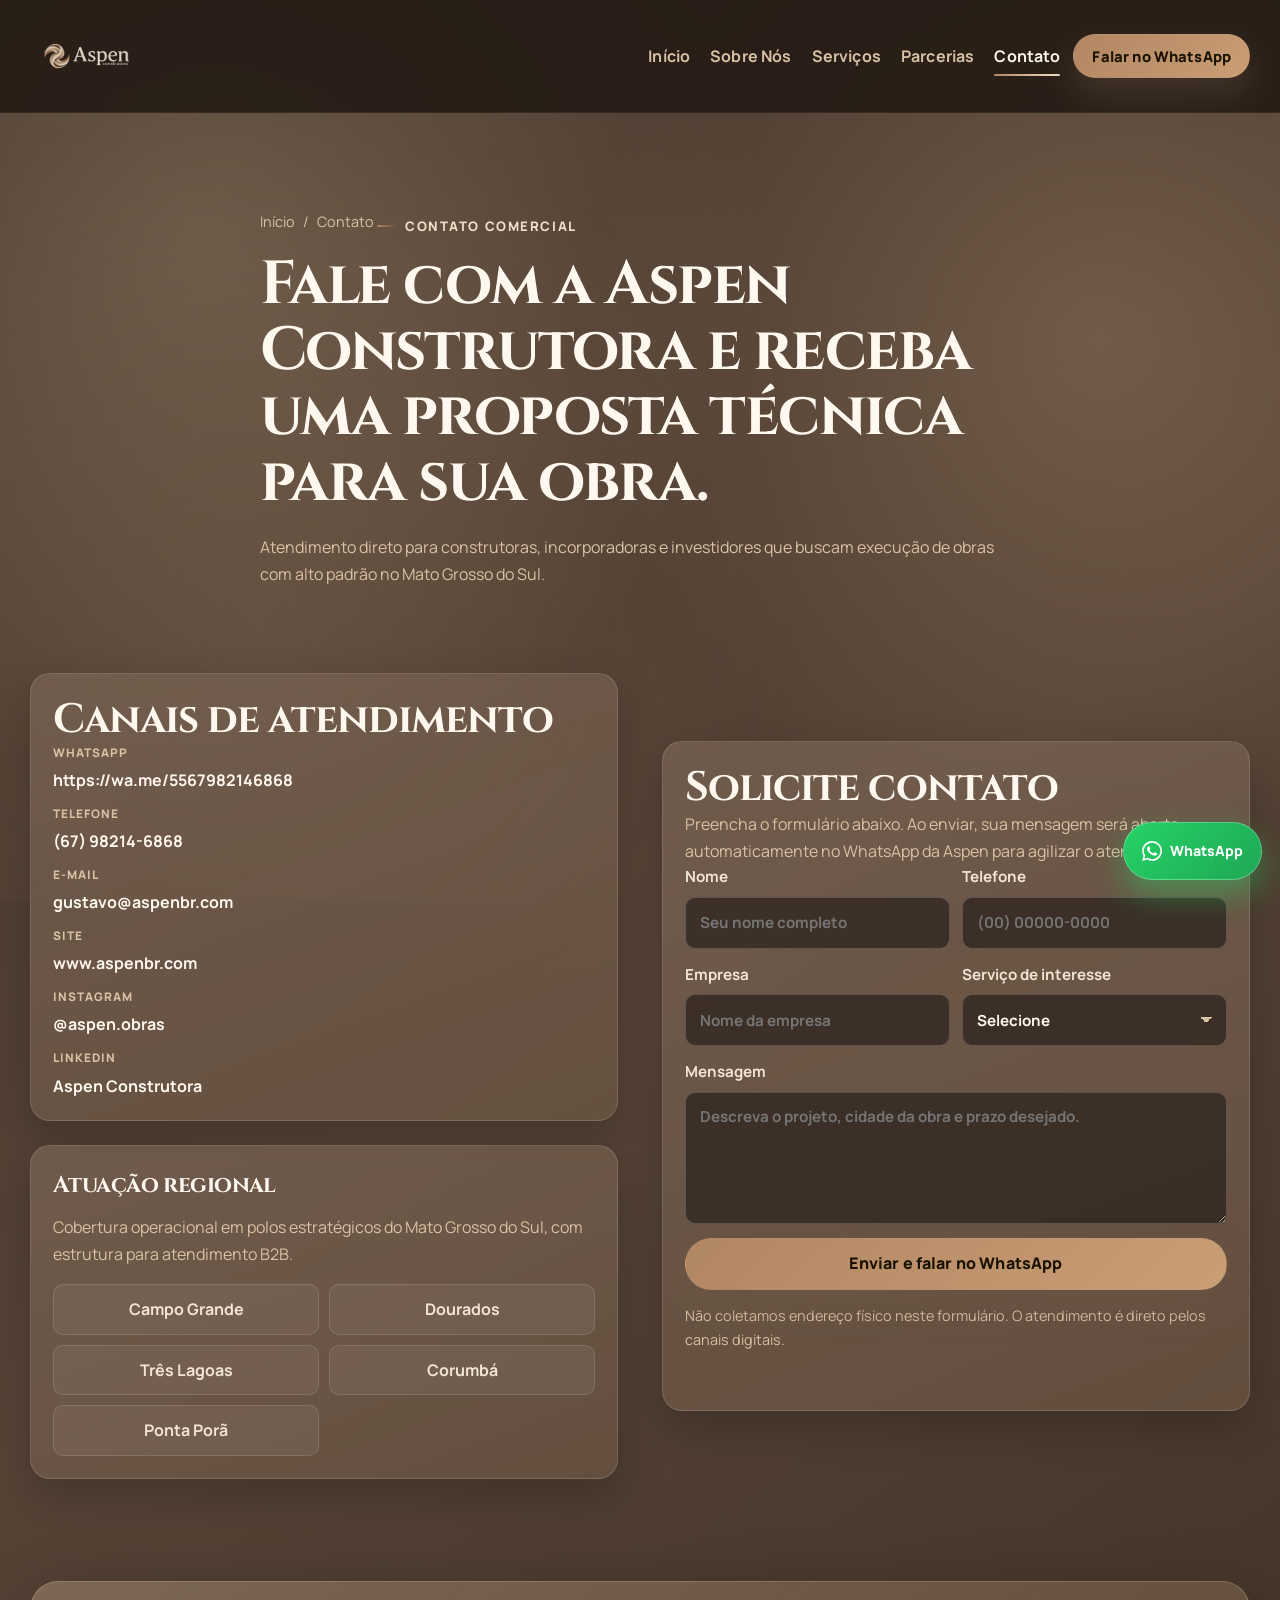
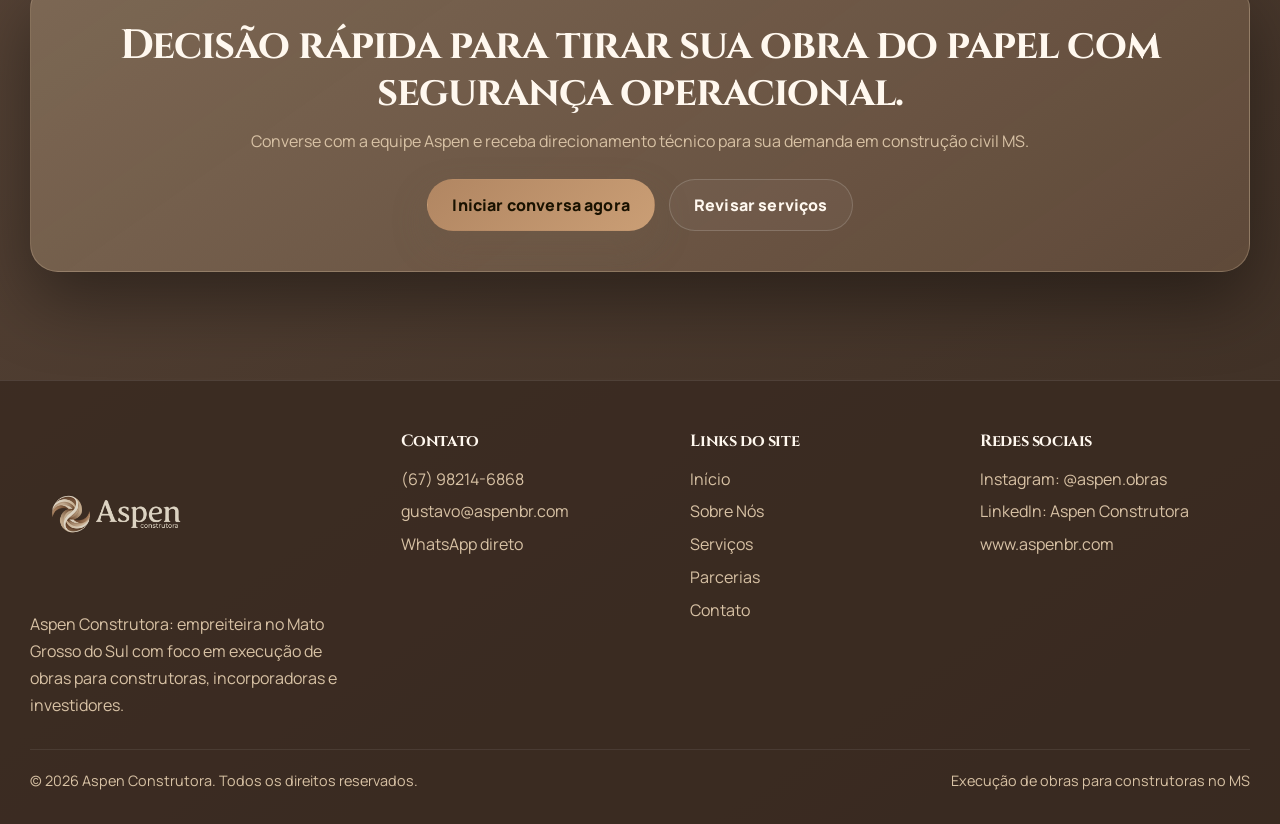
<file: contato.html>
﻿<!DOCTYPE html>
<html lang="pt-BR">
<head>
  <meta charset="UTF-8">
  <meta name="viewport" content="width=device-width, initial-scale=1.0">
  <title>Contato Aspen Construtora | Solicite Proposta de Obra</title>
  <meta name="description" content="Entre em contato com a Aspen Construtora para empreita e execução de obras no Mato Grosso do Sul. Atendimento B2B via WhatsApp, telefone, e-mail e formulário.">
  <meta name="keywords" content="contato empreiteira MS, proposta execução de obras Mato Grosso do Sul, construção civil Campo Grande">
  <meta name="robots" content="index, follow">
  <meta name="theme-color" content="#8a6a5a">
  <meta property="og:title" content="Contato | Aspen Construtora">
  <meta property="og:description" content="Fale com a Aspen para propostas de execução de obras, mão de obra especializada e parcerias para construtoras.">
  <meta property="og:type" content="website">
  <meta property="og:url" content="https://www.aspenbr.com/contato.html">
  <link rel="canonical" href="https://www.aspenbr.com/contato.html">
  <link rel="icon" type="image/png" href="assets/icons/favicon.png">
  <link rel="preconnect" href="https://fonts.googleapis.com">
  <link rel="preconnect" href="https://fonts.gstatic.com" crossorigin>
  <link href="https://fonts.googleapis.com/css2?family=Cinzel:wght@500;600;700;800&family=Manrope:wght@400;500;600;700;800&display=swap" rel="stylesheet">
  <link rel="stylesheet" href="styles.css">
  <script type="application/ld+json">
    {
      "@context": "https://schema.org",
      "@type": "ContactPage",
      "name": "Contato Aspen Construtora",
      "url": "https://www.aspenbr.com/contato.html",
      "mainEntity": {
        "@type": "ConstructionCompany",
        "name": "Aspen Construtora",
        "telephone": "+55-67-98214-6868",
        "email": "gustavo@aspenbr.com"
      }
    }
  </script>
</head>
<body>
  <header class="site-header">
    <div class="container header-inner">
      <a class="brand" href="index.html" aria-label="Aspen Construtora">
        <img src="assets/images/logo-horizontal.png" alt="Logo Aspen Construtora">
      </a>
      <button class="nav-toggle" type="button" aria-label="Abrir menu" aria-expanded="false">
        <span></span>
        <span></span>
        <span></span>
      </button>
      <nav class="main-nav" aria-label="Menu principal">
        <a href="index.html">Início</a>
        <a href="sobre.html">Sobre Nós</a>
        <a href="servicos.html">Serviços</a>
        <a href="parcerias.html">Parcerias</a>
        <a href="contato.html" class="active">Contato</a>
      </nav>
      <a class="btn btn-primary btn-sm header-cta js-whatsapp" href="https://wa.me/5567982146868" data-message="Olá Aspen! Quero solicitar atendimento comercial.">Falar no WhatsApp</a>
    </div>
  </header>

  <main>
    <section class="page-hero">
      <div class="container page-title reveal">
        <div class="breadcrumb"><a href="index.html">Início</a><span>/</span><span>Contato</span></div>
        <p class="eyebrow">Contato Comercial</p>
        <h1>Fale com a Aspen Construtora e receba uma proposta técnica para sua obra.</h1>
        <p>Atendimento direto para construtoras, incorporadoras e investidores que buscam execução de obras com alto padrão no Mato Grosso do Sul.</p>
      </div>
    </section>

    <section class="section section-tight">
      <div class="container contact-grid">
        <div class="reveal">
          <div class="info-card">
            <h2>Canais de atendimento</h2>
            <div class="info-list">
              <div class="info-item">
                <small>WhatsApp</small>
                <a href="https://wa.me/5567982146868" target="_blank" rel="noopener noreferrer">https://wa.me/5567982146868</a>
              </div>
              <div class="info-item">
                <small>Telefone</small>
                <a href="tel:+5567982146868">(67) 98214-6868</a>
              </div>
              <div class="info-item">
                <small>E-mail</small>
                <a href="mailto:gustavo@aspenbr.com">gustavo@aspenbr.com</a>
              </div>
              <div class="info-item">
                <small>Site</small>
                <a href="https://www.aspenbr.com" target="_blank" rel="noopener noreferrer">www.aspenbr.com</a>
              </div>
              <div class="info-item">
                <small>Instagram</small>
                <a href="https://www.instagram.com/aspen.obras/" target="_blank" rel="noopener noreferrer">@aspen.obras</a>
              </div>
              <div class="info-item">
                <small>LinkedIn</small>
                <a href="https://www.linkedin.com/company/aspen-construtora" target="_blank" rel="noopener noreferrer">Aspen Construtora</a>
              </div>
            </div>
          </div>
          <div class="city-coverage card">
            <h3>Atuação regional</h3>
            <p>Cobertura operacional em polos estratégicos do Mato Grosso do Sul, com estrutura para atendimento B2B.</p>
            <ul class="city-list">
              <li>Campo Grande</li>
              <li>Dourados</li>
              <li>Três Lagoas</li>
              <li>Corumbá</li>
              <li>Ponta Porã</li>
            </ul>
          </div>
        </div>

        <div class="card reveal" data-delay="100">
          <h2>Solicite contato</h2>
          <p>Preencha o formulário abaixo. Ao enviar, sua mensagem será aberta automaticamente no WhatsApp da Aspen para agilizar o atendimento.</p>
          <form id="contact-form" class="contact-form" novalidate>
            <div class="field-grid">
              <label>
                Nome
                <input type="text" name="nome" placeholder="Seu nome completo" required>
              </label>
              <label>
                Telefone
                <input type="tel" name="telefone" placeholder="(00) 00000-0000" required>
              </label>
            </div>
            <div class="field-grid">
              <label>
                Empresa
                <input type="text" name="empresa" placeholder="Nome da empresa" required>
              </label>
              <label>
                Serviço de interesse
                <select name="servico" required>
                  <option value="">Selecione</option>
                  <option>Empreita e execução de obras</option>
                  <option>Mão de obra especializada</option>
                  <option>Execução de obras para construtoras</option>
                  <option>Construção de casas financiadas (MCMV)</option>
                  <option>Execução de obras públicas</option>
                  <option>Assessoria em licitações públicas</option>
                  <option>Parceria para construtora/incorporadora</option>
                </select>
              </label>
            </div>
            <label>
              Mensagem
              <textarea name="mensagem" placeholder="Descreva o projeto, cidade da obra e prazo desejado." required></textarea>
            </label>
            <button class="btn btn-primary" type="submit">Enviar e falar no WhatsApp</button>
            <p class="form-note">Não coletamos endereço físico neste formulário. O atendimento é direto pelos canais digitais.</p>
            <p id="form-feedback" class="form-feedback" aria-live="polite"></p>
          </form>
        </div>
      </div>
    </section>

    <section class="section">
      <div class="container">
        <div class="highlight-panel final-cta reveal">
          <h2>Decisão rápida para tirar sua obra do papel com segurança operacional.</h2>
          <p>Converse com a equipe Aspen e receba direcionamento técnico para sua demanda em construção civil MS.</p>
          <div class="stack-actions">
            <a class="btn btn-primary js-whatsapp" href="https://wa.me/5567982146868" data-message="Olá Aspen Construtora! Quero atendimento para iniciar uma proposta de obra.">Iniciar conversa agora</a>
            <a class="btn btn-outline" href="servicos.html">Revisar serviços</a>
          </div>
        </div>
      </div>
    </section>
  </main>

  <footer class="site-footer">
    <div class="container">
      <div class="footer-grid">
        <div class="footer-brand">
          <img src="assets/images/logo-horizontal.png" alt="Aspen Construtora">
          <p>Aspen Construtora: empreiteira no Mato Grosso do Sul com foco em execução de obras para construtoras, incorporadoras e investidores.</p>
        </div>
        <div class="footer-col">
          <h4>Contato</h4>
          <ul class="footer-links">
            <li><a href="tel:+5567982146868">(67) 98214-6868</a></li>
            <li><a href="mailto:gustavo@aspenbr.com">gustavo@aspenbr.com</a></li>
            <li><a href="https://wa.me/5567982146868" target="_blank" rel="noopener noreferrer">WhatsApp direto</a></li>
          </ul>
        </div>
        <div class="footer-col">
          <h4>Links do site</h4>
          <ul class="footer-links">
            <li><a href="index.html">Início</a></li>
            <li><a href="sobre.html">Sobre Nós</a></li>
            <li><a href="servicos.html">Serviços</a></li>
            <li><a href="parcerias.html">Parcerias</a></li>
            <li><a href="contato.html">Contato</a></li>
          </ul>
        </div>
        <div class="footer-col">
          <h4>Redes sociais</h4>
          <ul class="footer-links">
            <li><a href="https://www.instagram.com/aspen.obras/" target="_blank" rel="noopener noreferrer">Instagram: @aspen.obras</a></li>
            <li><a href="https://www.linkedin.com/company/aspen-construtora" target="_blank" rel="noopener noreferrer">LinkedIn: Aspen Construtora</a></li>
            <li><a href="https://www.aspenbr.com" target="_blank" rel="noopener noreferrer">www.aspenbr.com</a></li>
          </ul>
        </div>
      </div>
      <div class="footer-bottom">
        <span>&copy; <span data-year></span> Aspen Construtora. Todos os direitos reservados.</span>
        <span>Execução de obras para construtoras no MS</span>
      </div>
    </div>
  </footer>

  <a class="whatsapp-float js-whatsapp" href="https://wa.me/5567982146868" aria-label="Conversar no WhatsApp" data-message="Olá Aspen Construtora! Quero falar com a equipe comercial.">
    <svg width="20" height="20" viewBox="0 0 24 24" aria-hidden="true" fill="currentColor">
      <path d="M20.52 3.48A11.79 11.79 0 0 0 12.09 0C5.53 0 .2 5.33.2 11.89c0 2.1.55 4.15 1.6 5.96L0 24l6.35-1.66a11.8 11.8 0 0 0 5.74 1.47h.01c6.56 0 11.89-5.33 11.89-11.9 0-3.18-1.24-6.16-3.47-8.43ZM12.1 21.78h-.01a9.85 9.85 0 0 1-5.02-1.37l-.36-.21-3.76.98 1-3.67-.24-.38a9.83 9.83 0 0 1-1.52-5.24c0-5.46 4.44-9.9 9.9-9.9 2.64 0 5.12 1.03 6.98 2.9a9.8 9.8 0 0 1 2.9 6.98c0 5.47-4.44 9.91-9.89 9.91Zm5.43-7.37c-.3-.15-1.78-.88-2.06-.98-.27-.1-.47-.15-.66.15-.2.3-.76.98-.93 1.18-.17.2-.35.23-.65.08-.3-.15-1.27-.47-2.42-1.5a9.08 9.08 0 0 1-1.68-2.1c-.17-.3-.02-.46.13-.6.14-.14.3-.35.45-.52.15-.18.2-.3.3-.5.1-.2.05-.38-.02-.53-.08-.15-.66-1.6-.9-2.2-.24-.58-.48-.5-.66-.51h-.56c-.2 0-.52.08-.8.38-.27.3-1.04 1.02-1.04 2.49 0 1.47 1.07 2.88 1.22 3.08.15.2 2.1 3.2 5.08 4.48.71.31 1.26.5 1.7.64.71.23 1.35.2 1.86.12.57-.08 1.78-.73 2.03-1.43.25-.7.25-1.3.17-1.43-.07-.13-.27-.2-.56-.35Z"/>
    </svg>
    <span>WhatsApp</span>
  </a>

  <script src="script.js" defer></script>
</body>
</html>
</file>
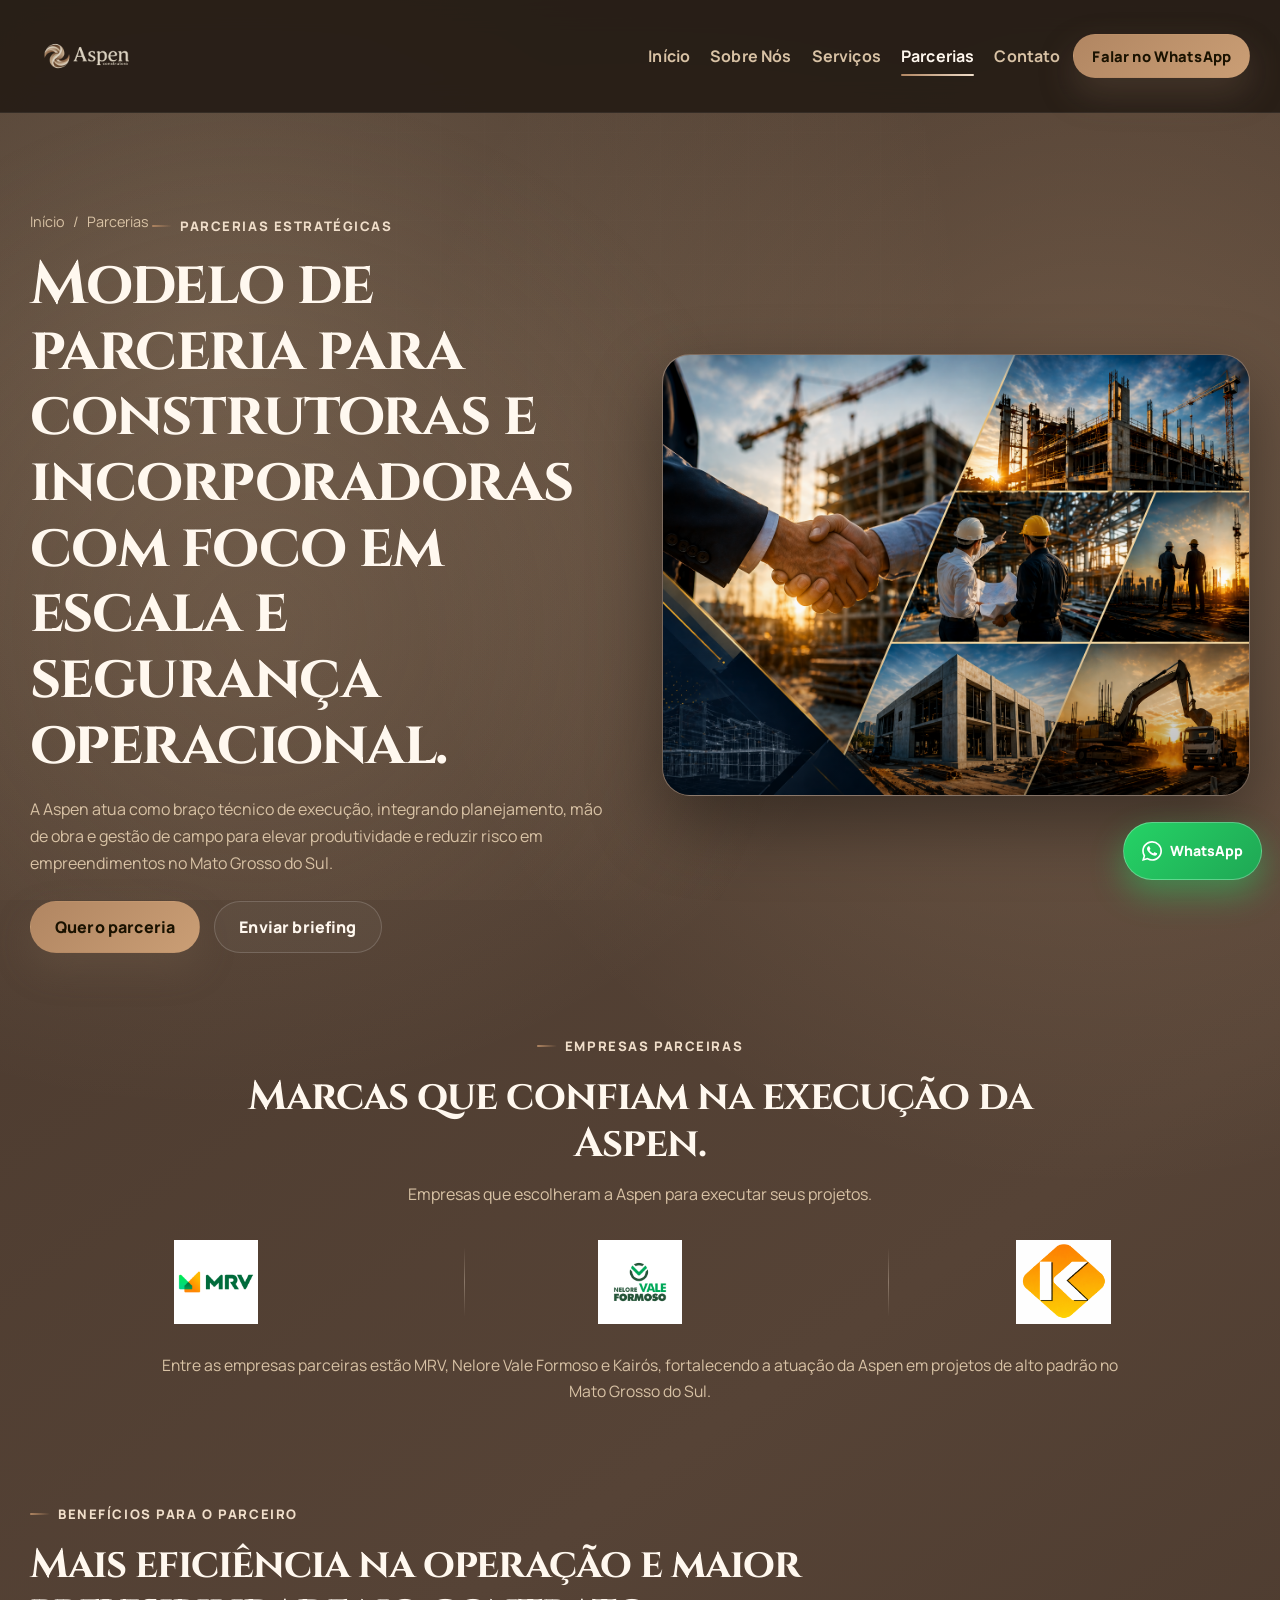
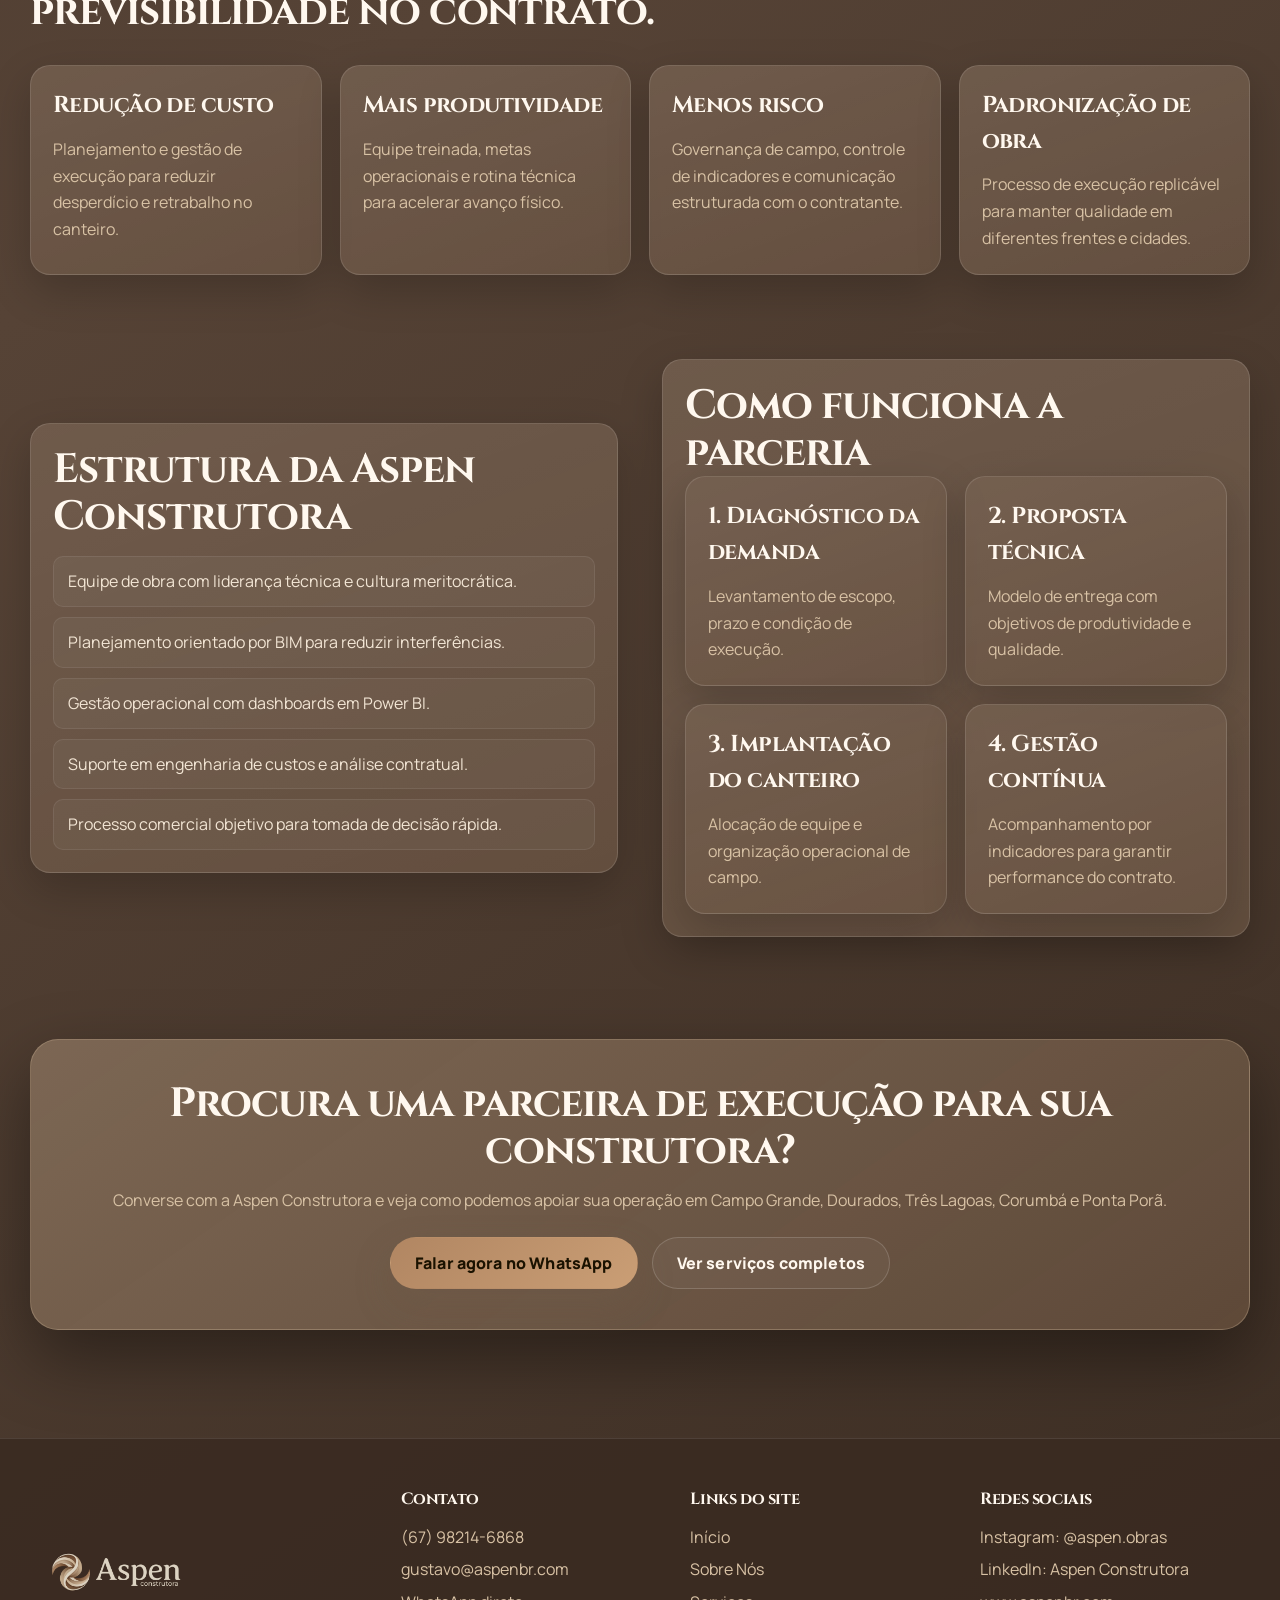
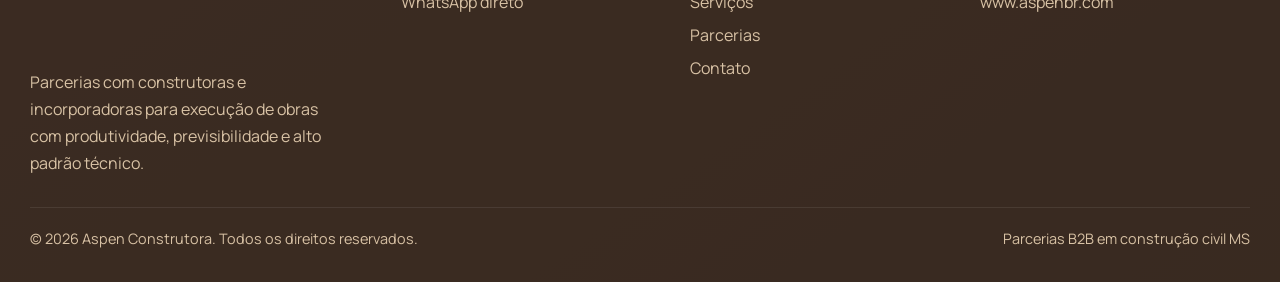
<file: parcerias.html>
﻿<!DOCTYPE html>
<html lang="pt-BR">
<head>
  <meta charset="UTF-8">
  <meta name="viewport" content="width=device-width, initial-scale=1.0">
  <title>Parcerias para Construtoras e Incorporadoras | Aspen Construtora</title>
  <meta name="description" content="Parcerias estratégicas com a Aspen Construtora para construtoras e incorporadoras no MS: redução de custo, aumento de produtividade, menos risco e padronização de obra.">
  <meta name="keywords" content="parceria com construtora, execução de obras para construtoras, empreiteira no Mato Grosso do Sul, construção civil MS">
  <meta name="robots" content="index, follow">
  <meta name="theme-color" content="#8a6a5a">
  <meta property="og:title" content="Parcerias B2B | Aspen Construtora">
  <meta property="og:description" content="Modelo de parceria para construtoras e incorporadoras com foco em produtividade, controle e resultado de obra no Mato Grosso do Sul.">
  <meta property="og:type" content="website">
  <meta property="og:url" content="https://www.aspenbr.com/parcerias.html">
  <link rel="canonical" href="https://www.aspenbr.com/parcerias.html">
  <link rel="icon" type="image/png" href="assets/icons/favicon.png">
  <link rel="preconnect" href="https://fonts.googleapis.com">
  <link rel="preconnect" href="https://fonts.gstatic.com" crossorigin>
  <link href="https://fonts.googleapis.com/css2?family=Cinzel:wght@500;600;700;800&family=Manrope:wght@400;500;600;700;800&display=swap" rel="stylesheet">
  <link rel="stylesheet" href="styles.css">
  <script type="application/ld+json">
    {
      "@context": "https://schema.org",
      "@type": "WebPage",
      "name": "Parcerias Aspen Construtora",
      "url": "https://www.aspenbr.com/parcerias.html",
      "description": "Página de parcerias da Aspen Construtora para construtoras e incorporadoras do Mato Grosso do Sul"
    }
  </script>
</head>
<body>
  <header class="site-header">
    <div class="container header-inner">
      <a class="brand" href="index.html" aria-label="Aspen Construtora">
        <img src="assets/images/logo-horizontal.png" alt="Logo Aspen Construtora">
      </a>
      <button class="nav-toggle" type="button" aria-label="Abrir menu" aria-expanded="false">
        <span></span>
        <span></span>
        <span></span>
      </button>
      <nav class="main-nav" aria-label="Menu principal">
        <a href="index.html">Início</a>
        <a href="sobre.html">Sobre Nós</a>
        <a href="servicos.html">Serviços</a>
        <a href="parcerias.html" class="active">Parcerias</a>
        <a href="contato.html">Contato</a>
      </nav>
      <a class="btn btn-primary btn-sm header-cta js-whatsapp" href="https://wa.me/5567982146868" data-message="Olá Aspen! Quero entender o modelo de parceria para minha construtora.">Falar no WhatsApp</a>
    </div>
  </header>

  <main>
    <section class="page-hero">
      <div class="container two-col">
        <div class="page-title reveal">
          <div class="breadcrumb"><a href="index.html">Início</a><span>/</span><span>Parcerias</span></div>
          <p class="eyebrow">Parcerias estratégicas</p>
          <h1>Modelo de parceria para construtoras e incorporadoras com foco em escala e segurança operacional.</h1>
          <p>A Aspen atua como braço técnico de execução, integrando planejamento, mão de obra e gestão de campo para elevar produtividade e reduzir risco em empreendimentos no Mato Grosso do Sul.</p>
          <div class="hero-actions">
            <a class="btn btn-primary js-whatsapp" href="https://wa.me/5567982146868" data-message="Quero apresentar meu projeto e avaliar parceria com a Aspen Construtora.">Quero parceria</a>
            <a class="btn btn-outline" href="contato.html">Enviar briefing</a>
          </div>
        </div>
        <div class="hero-panel reveal" data-delay="100">
          <img src="assets/images/parcerias-hero-20260422.png" alt="Parceria estratégica em obras com equipe técnica e canteiro em execução">
        </div>
      </div>
    </section>

    <section class="section section-tight partners-section partners-section--page">
      <div class="container">
        <div class="section-head reveal">
          <p class="eyebrow">Empresas parceiras</p>
          <h2>Marcas que confiam na execução da Aspen.</h2>
          <p>Empresas que escolheram a Aspen para executar seus projetos.</p>
        </div>
        <div class="partners-grid reveal" data-delay="80">
          <article class="partner-card">
            <div class="partner-logo-wrap">
              <img class="partner-logo" src="assets/images/partner-mrv.png" alt="Logo da empresa parceira MRV">
            </div>
          </article>
          <article class="partner-card">
            <div class="partner-logo-wrap">
              <img class="partner-logo" src="assets/images/partner-nelore.png" alt="Logo da empresa parceira Nelore Vale Formoso">
            </div>
          </article>
          <article class="partner-card">
            <div class="partner-logo-wrap">
              <img class="partner-logo" src="assets/images/partner-kairos-hq.png" alt="Logo da empresa parceira Kairós">
            </div>
          </article>
        </div>
        <p class="partners-note reveal" data-delay="120">Entre as empresas parceiras estão MRV, Nelore Vale Formoso e Kairós, fortalecendo a atuação da Aspen em projetos de alto padrão no Mato Grosso do Sul.</p>
      </div>
    </section>

    <section class="section section-tight">
      <div class="container">
        <div class="section-head reveal">
          <p class="eyebrow">Benefícios para o parceiro</p>
          <h2>Mais eficiência na operação e maior previsibilidade no contrato.</h2>
        </div>
        <div class="grid-4">
          <article class="benefit-card reveal">
            <h3>Redução de custo</h3>
            <p>Planejamento e gestão de execução para reduzir desperdício e retrabalho no canteiro.</p>
          </article>
          <article class="benefit-card reveal" data-delay="80">
            <h3>Mais produtividade</h3>
            <p>Equipe treinada, metas operacionais e rotina técnica para acelerar avanço físico.</p>
          </article>
          <article class="benefit-card reveal" data-delay="120">
            <h3>Menos risco</h3>
            <p>Governança de campo, controle de indicadores e comunicação estruturada com o contratante.</p>
          </article>
          <article class="benefit-card reveal" data-delay="160">
            <h3>Padronização de obra</h3>
            <p>Processo de execução replicável para manter qualidade em diferentes frentes e cidades.</p>
          </article>
        </div>
      </div>
    </section>

    <section class="section section-tight">
      <div class="container two-col">
        <article class="card reveal">
          <h2>Estrutura da Aspen Construtora</h2>
          <ul class="feature-list">
            <li>Equipe de obra com liderança técnica e cultura meritocrática.</li>
            <li>Planejamento orientado por BIM para reduzir interferências.</li>
            <li>Gestão operacional com dashboards em Power BI.</li>
            <li>Suporte em engenharia de custos e análise contratual.</li>
            <li>Processo comercial objetivo para tomada de decisão rápida.</li>
          </ul>
        </article>
        <article class="card reveal" data-delay="120">
          <h2>Como funciona a parceria</h2>
          <div class="steps-grid">
            <div class="step-card">
              <h3>1. Diagnóstico da demanda</h3>
              <p>Levantamento de escopo, prazo e condição de execução.</p>
            </div>
            <div class="step-card">
              <h3>2. Proposta técnica</h3>
              <p>Modelo de entrega com objetivos de produtividade e qualidade.</p>
            </div>
            <div class="step-card">
              <h3>3. Implantação do canteiro</h3>
              <p>Alocação de equipe e organização operacional de campo.</p>
            </div>
            <div class="step-card">
              <h3>4. Gestão contínua</h3>
              <p>Acompanhamento por indicadores para garantir performance do contrato.</p>
            </div>
          </div>
        </article>
      </div>
    </section>

    <section class="section">
      <div class="container">
        <div class="highlight-panel final-cta reveal">
          <h2>Procura uma parceira de execução para sua construtora?</h2>
          <p>Converse com a Aspen Construtora e veja como podemos apoiar sua operação em Campo Grande, Dourados, Três Lagoas, Corumbá e Ponta Porã.</p>
          <div class="stack-actions">
            <a class="btn btn-primary js-whatsapp" href="https://wa.me/5567982146868" data-message="Olá Aspen! Quero avançar com parceria para execução de obras da minha construtora.">Falar agora no WhatsApp</a>
            <a class="btn btn-outline" href="servicos.html">Ver serviços completos</a>
          </div>
        </div>
      </div>
    </section>
  </main>

  <footer class="site-footer">
    <div class="container">
      <div class="footer-grid">
        <div class="footer-brand">
          <img src="assets/images/logo-horizontal.png" alt="Aspen Construtora">
          <p>Parcerias com construtoras e incorporadoras para execução de obras com produtividade, previsibilidade e alto padrão técnico.</p>
        </div>
        <div class="footer-col">
          <h4>Contato</h4>
          <ul class="footer-links">
            <li><a href="tel:+5567982146868">(67) 98214-6868</a></li>
            <li><a href="mailto:gustavo@aspenbr.com">gustavo@aspenbr.com</a></li>
            <li><a href="https://wa.me/5567982146868" target="_blank" rel="noopener noreferrer">WhatsApp direto</a></li>
          </ul>
        </div>
        <div class="footer-col">
          <h4>Links do site</h4>
          <ul class="footer-links">
            <li><a href="index.html">Início</a></li>
            <li><a href="sobre.html">Sobre Nós</a></li>
            <li><a href="servicos.html">Serviços</a></li>
            <li><a href="parcerias.html">Parcerias</a></li>
            <li><a href="contato.html">Contato</a></li>
          </ul>
        </div>
        <div class="footer-col">
          <h4>Redes sociais</h4>
          <ul class="footer-links">
            <li><a href="https://www.instagram.com/aspen.obras/" target="_blank" rel="noopener noreferrer">Instagram: @aspen.obras</a></li>
            <li><a href="https://www.linkedin.com/company/aspen-construtora" target="_blank" rel="noopener noreferrer">LinkedIn: Aspen Construtora</a></li>
            <li><a href="https://www.aspenbr.com" target="_blank" rel="noopener noreferrer">www.aspenbr.com</a></li>
          </ul>
        </div>
      </div>
      <div class="footer-bottom">
        <span>&copy; <span data-year></span> Aspen Construtora. Todos os direitos reservados.</span>
        <span>Parcerias B2B em construção civil MS</span>
      </div>
    </div>
  </footer>

  <a class="whatsapp-float js-whatsapp" href="https://wa.me/5567982146868" aria-label="Conversar no WhatsApp" data-message="Olá Aspen Construtora! Quero falar com a equipe comercial.">
    <svg width="20" height="20" viewBox="0 0 24 24" aria-hidden="true" fill="currentColor">
      <path d="M20.52 3.48A11.79 11.79 0 0 0 12.09 0C5.53 0 .2 5.33.2 11.89c0 2.1.55 4.15 1.6 5.96L0 24l6.35-1.66a11.8 11.8 0 0 0 5.74 1.47h.01c6.56 0 11.89-5.33 11.89-11.9 0-3.18-1.24-6.16-3.47-8.43ZM12.1 21.78h-.01a9.85 9.85 0 0 1-5.02-1.37l-.36-.21-3.76.98 1-3.67-.24-.38a9.83 9.83 0 0 1-1.52-5.24c0-5.46 4.44-9.9 9.9-9.9 2.64 0 5.12 1.03 6.98 2.9a9.8 9.8 0 0 1 2.9 6.98c0 5.47-4.44 9.91-9.89 9.91Zm5.43-7.37c-.3-.15-1.78-.88-2.06-.98-.27-.1-.47-.15-.66.15-.2.3-.76.98-.93 1.18-.17.2-.35.23-.65.08-.3-.15-1.27-.47-2.42-1.5a9.08 9.08 0 0 1-1.68-2.1c-.17-.3-.02-.46.13-.6.14-.14.3-.35.45-.52.15-.18.2-.3.3-.5.1-.2.05-.38-.02-.53-.08-.15-.66-1.6-.9-2.2-.24-.58-.48-.5-.66-.51h-.56c-.2 0-.52.08-.8.38-.27.3-1.04 1.02-1.04 2.49 0 1.47 1.07 2.88 1.22 3.08.15.2 2.1 3.2 5.08 4.48.71.31 1.26.5 1.7.64.71.23 1.35.2 1.86.12.57-.08 1.78-.73 2.03-1.43.25-.7.25-1.3.17-1.43-.07-.13-.27-.2-.56-.35Z"/>
    </svg>
    <span>WhatsApp</span>
  </a>

  <script src="script.js" defer></script>
</body>
</html>
</file>
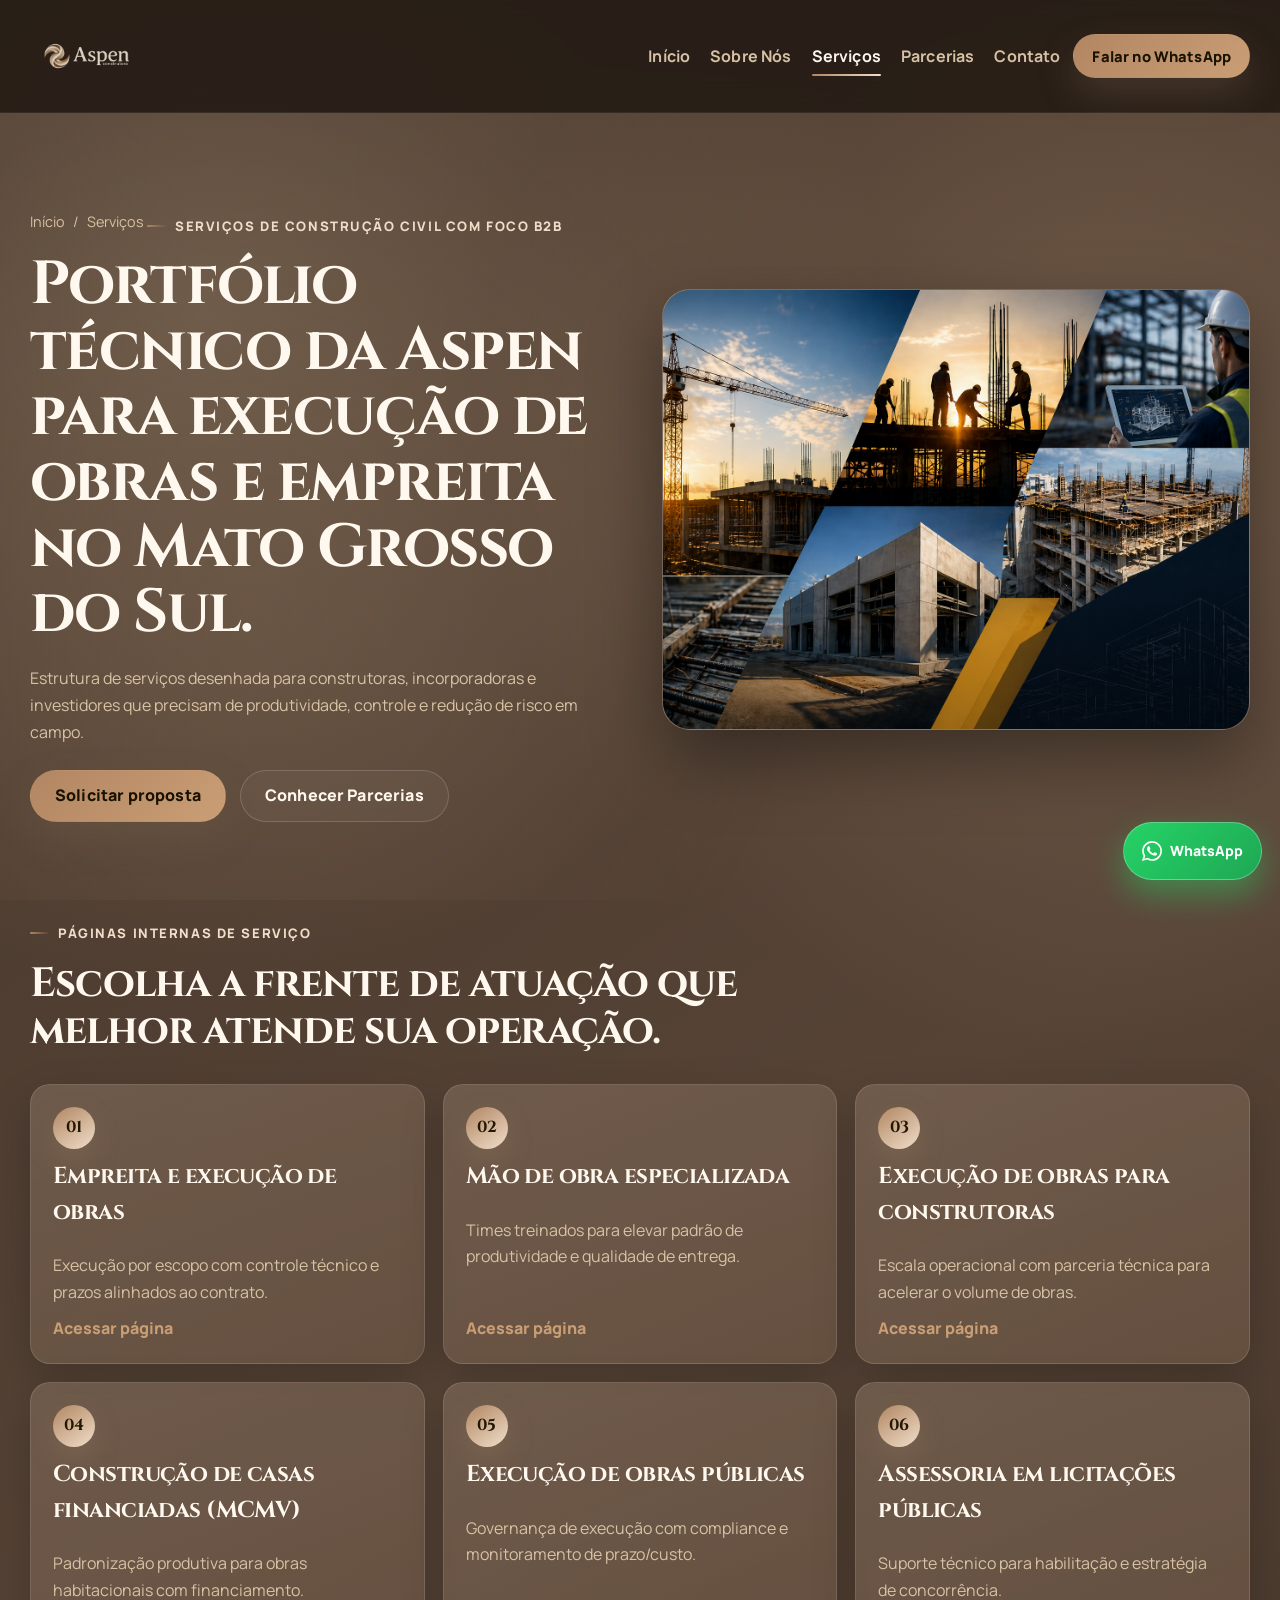
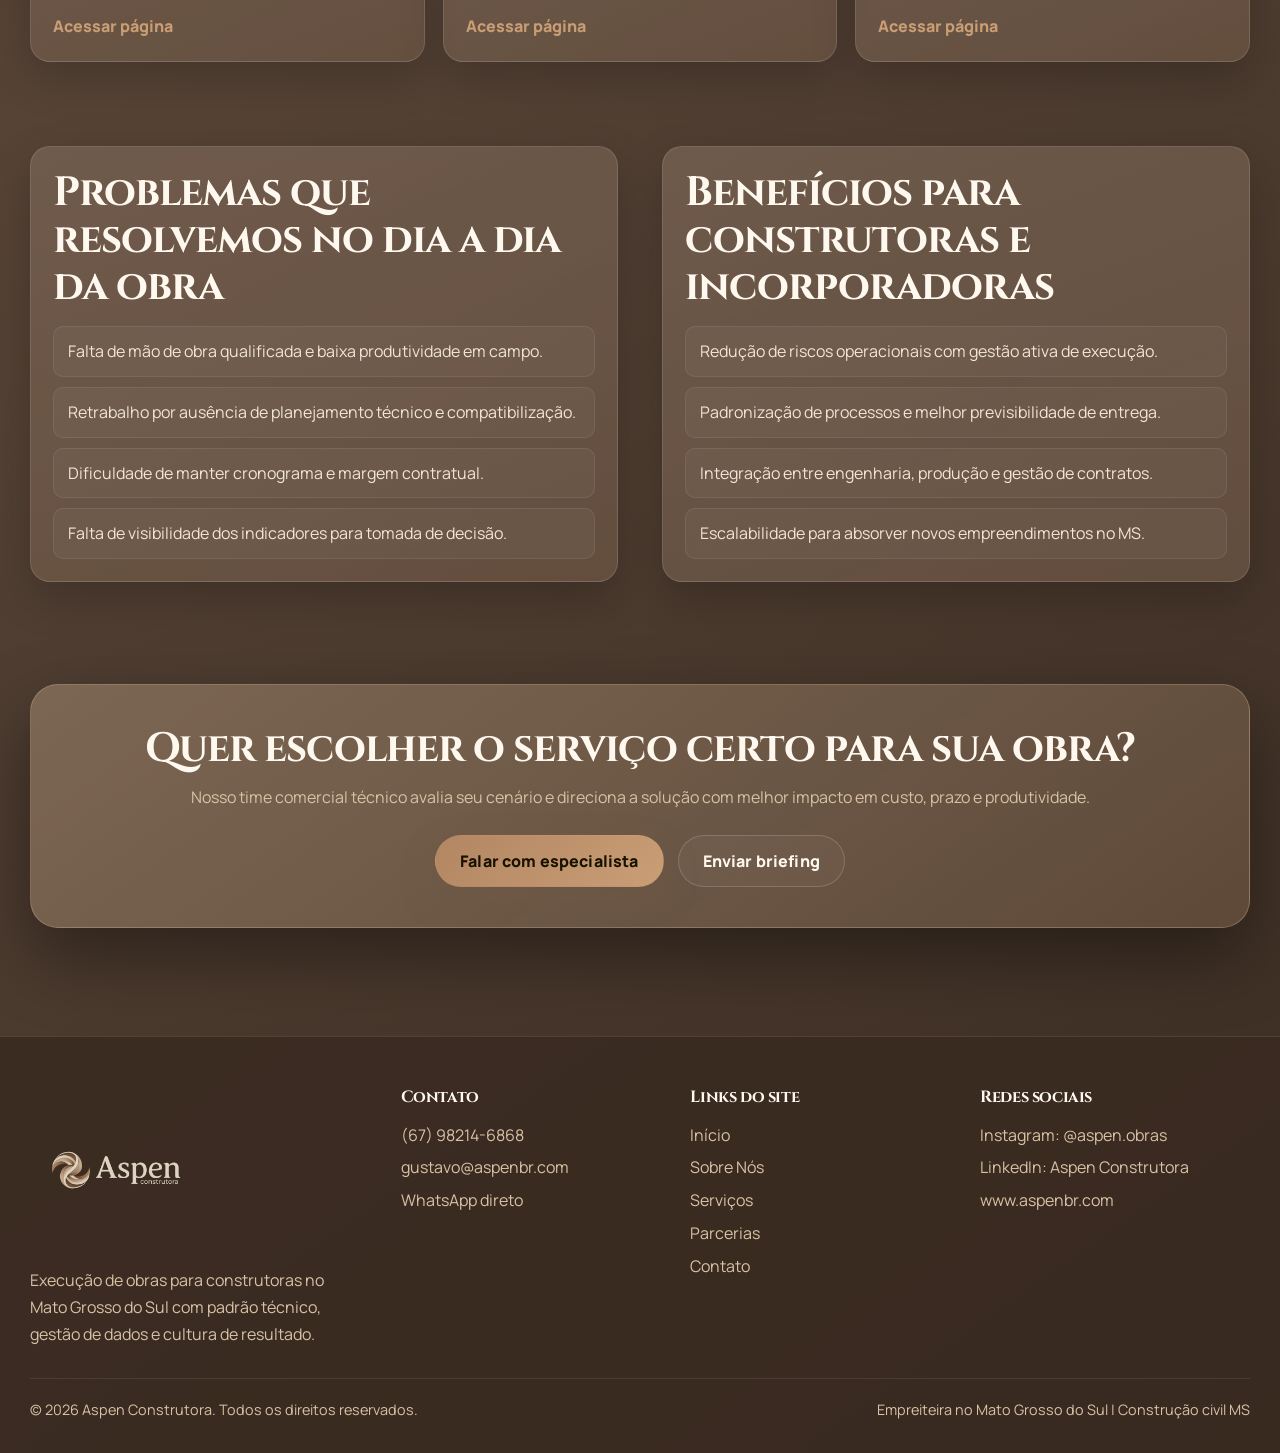
<file: servicos.html>
﻿<!DOCTYPE html>
<html lang="pt-BR">
<head>
  <meta charset="UTF-8">
  <meta name="viewport" content="width=device-width, initial-scale=1.0">
  <title>Serviços de Empreita e Construção Civil MS | Aspen Construtora</title>
  <meta name="description" content="Conheça os serviços da Aspen Construtora: empreita e execução de obras, mão de obra especializada, obras públicas e assessoria em licitações no Mato Grosso do Sul.">
  <meta name="keywords" content="serviços de construção civil MS, empreiteira no Mato Grosso do Sul, execução de obras para construtoras, mão de obra construção civil MS">
  <meta name="robots" content="index, follow">
  <meta name="theme-color" content="#8a6a5a">
  <meta property="og:title" content="Serviços | Aspen Construtora">
  <meta property="og:description" content="Soluções completas em execução de obras e empreita para construtoras, incorporadoras e investidores no MS.">
  <meta property="og:type" content="website">
  <meta property="og:url" content="https://www.aspenbr.com/servicos.html">
  <link rel="canonical" href="https://www.aspenbr.com/servicos.html">
  <link rel="icon" type="image/png" href="assets/icons/favicon.png">
  <link rel="preconnect" href="https://fonts.googleapis.com">
  <link rel="preconnect" href="https://fonts.gstatic.com" crossorigin>
  <link href="https://fonts.googleapis.com/css2?family=Cinzel:wght@500;600;700;800&family=Manrope:wght@400;500;600;700;800&display=swap" rel="stylesheet">
  <link rel="stylesheet" href="styles.css">
  <script type="application/ld+json">
    {
      "@context": "https://schema.org",
      "@type": "ItemList",
      "name": "Serviços Aspen Construtora",
      "itemListElement": [
        {"@type": "ListItem", "position": 1, "url": "https://www.aspenbr.com/servicos/empreita-execucao-de-obras.html"},
        {"@type": "ListItem", "position": 2, "url": "https://www.aspenbr.com/servicos/mao-de-obra-especializada.html"},
        {"@type": "ListItem", "position": 3, "url": "https://www.aspenbr.com/servicos/execucao-de-obras-para-construtoras.html"},
        {"@type": "ListItem", "position": 4, "url": "https://www.aspenbr.com/servicos/construcao-de-casas-financiadas-mcmv.html"},
        {"@type": "ListItem", "position": 5, "url": "https://www.aspenbr.com/servicos/execucao-de-obras-publicas.html"},
        {"@type": "ListItem", "position": 6, "url": "https://www.aspenbr.com/servicos/assessoria-em-licitacoes-publicas.html"}
      ]
    }
  </script>
</head>
<body>
  <header class="site-header">
    <div class="container header-inner">
      <a class="brand" href="index.html" aria-label="Aspen Construtora">
        <img src="assets/images/logo-horizontal.png" alt="Logo Aspen Construtora">
      </a>
      <button class="nav-toggle" type="button" aria-label="Abrir menu" aria-expanded="false">
        <span></span>
        <span></span>
        <span></span>
      </button>
      <nav class="main-nav" aria-label="Menu principal">
        <a href="index.html">Início</a>
        <a href="sobre.html">Sobre Nós</a>
        <a href="servicos.html" class="active">Serviços</a>
        <a href="parcerias.html">Parcerias</a>
        <a href="contato.html">Contato</a>
      </nav>
      <a class="btn btn-primary btn-sm header-cta js-whatsapp" href="https://wa.me/5567982146868" data-message="Olá Aspen! Quero receber orientação sobre o serviço ideal para minha obra.">Falar no WhatsApp</a>
    </div>
  </header>

  <main>
    <section class="page-hero">
      <div class="container two-col">
        <div class="page-title reveal">
          <div class="breadcrumb"><a href="index.html">Início</a><span>/</span><span>Serviços</span></div>
          <p class="eyebrow">Serviços de construção civil com foco B2B</p>
          <h1>Portfólio técnico da Aspen para execução de obras e empreita no Mato Grosso do Sul.</h1>
          <p>Estrutura de serviços desenhada para construtoras, incorporadoras e investidores que precisam de produtividade, controle e redução de risco em campo.</p>
          <div class="hero-actions">
            <a class="btn btn-primary js-whatsapp" href="https://wa.me/5567982146868" data-message="Quero solicitar proposta para um serviço da Aspen Construtora.">Solicitar proposta</a>
            <a class="btn btn-outline" href="parcerias.html">Conhecer Parcerias</a>
          </div>
        </div>
        <div class="hero-panel reveal" data-delay="100">
          <img src="assets/images/servicos-hero-20260422.png" alt="Execução de obras com canteiro, equipe e tecnologia aplicada">
        </div>
      </div>
    </section>

    <section class="section section-tight">
      <div class="container">
        <div class="section-head reveal">
          <p class="eyebrow">Páginas internas de serviço</p>
          <h2>Escolha a frente de atuação que melhor atende sua operação.</h2>
        </div>
        <div class="services-grid">
          <article class="service-card reveal">
            <span class="service-index">01</span>
            <h3>Empreita e execução de obras</h3>
            <p>Execução por escopo com controle técnico e prazos alinhados ao contrato.</p>
            <a href="servicos/empreita-execucao-de-obras.html">Acessar página</a>
          </article>
          <article class="service-card reveal" data-delay="80">
            <span class="service-index">02</span>
            <h3>Mão de obra especializada</h3>
            <p>Times treinados para elevar padrão de produtividade e qualidade de entrega.</p>
            <a href="servicos/mao-de-obra-especializada.html">Acessar página</a>
          </article>
          <article class="service-card reveal" data-delay="120">
            <span class="service-index">03</span>
            <h3>Execução de obras para construtoras</h3>
            <p>Escala operacional com parceria técnica para acelerar o volume de obras.</p>
            <a href="servicos/execucao-de-obras-para-construtoras.html">Acessar página</a>
          </article>
          <article class="service-card reveal">
            <span class="service-index">04</span>
            <h3>Construção de casas financiadas (MCMV)</h3>
            <p>Padronização produtiva para obras habitacionais com financiamento.</p>
            <a href="servicos/construcao-de-casas-financiadas-mcmv.html">Acessar página</a>
          </article>
          <article class="service-card reveal" data-delay="80">
            <span class="service-index">05</span>
            <h3>Execução de obras públicas</h3>
            <p>Governança de execução com compliance e monitoramento de prazo/custo.</p>
            <a href="servicos/execucao-de-obras-publicas.html">Acessar página</a>
          </article>
          <article class="service-card reveal" data-delay="120">
            <span class="service-index">06</span>
            <h3>Assessoria em licitações públicas</h3>
            <p>Suporte técnico para habilitação e estratégia de concorrência.</p>
            <a href="servicos/assessoria-em-licitacoes-publicas.html">Acessar página</a>
          </article>
        </div>
      </div>
    </section>

    <section class="section section-tight">
      <div class="container two-col">
        <article class="card reveal">
          <h2>Problemas que resolvemos no dia a dia da obra</h2>
          <ul class="problem-list">
            <li>Falta de mão de obra qualificada e baixa produtividade em campo.</li>
            <li>Retrabalho por ausência de planejamento técnico e compatibilização.</li>
            <li>Dificuldade de manter cronograma e margem contratual.</li>
            <li>Falta de visibilidade dos indicadores para tomada de decisão.</li>
          </ul>
        </article>
        <article class="card reveal" data-delay="120">
          <h2>Benefícios para construtoras e incorporadoras</h2>
          <ul class="feature-list">
            <li>Redução de riscos operacionais com gestão ativa de execução.</li>
            <li>Padronização de processos e melhor previsibilidade de entrega.</li>
            <li>Integração entre engenharia, produção e gestão de contratos.</li>
            <li>Escalabilidade para absorver novos empreendimentos no MS.</li>
          </ul>
        </article>
      </div>
    </section>

    <section class="section">
      <div class="container">
        <div class="highlight-panel final-cta reveal">
          <h2>Quer escolher o serviço certo para sua obra?</h2>
          <p>Nosso time comercial técnico avalia seu cenário e direciona a solução com melhor impacto em custo, prazo e produtividade.</p>
          <div class="stack-actions">
            <a class="btn btn-primary js-whatsapp" href="https://wa.me/5567982146868" data-message="Olá Aspen! Preciso de orientação para escolher o serviço ideal para minha obra.">Falar com especialista</a>
            <a class="btn btn-outline" href="contato.html">Enviar briefing</a>
          </div>
        </div>
      </div>
    </section>
  </main>

  <footer class="site-footer">
    <div class="container">
      <div class="footer-grid">
        <div class="footer-brand">
          <img src="assets/images/logo-horizontal.png" alt="Aspen Construtora">
          <p>Execução de obras para construtoras no Mato Grosso do Sul com padrão técnico, gestão de dados e cultura de resultado.</p>
        </div>
        <div class="footer-col">
          <h4>Contato</h4>
          <ul class="footer-links">
            <li><a href="tel:+5567982146868">(67) 98214-6868</a></li>
            <li><a href="mailto:gustavo@aspenbr.com">gustavo@aspenbr.com</a></li>
            <li><a href="https://wa.me/5567982146868" target="_blank" rel="noopener noreferrer">WhatsApp direto</a></li>
          </ul>
        </div>
        <div class="footer-col">
          <h4>Links do site</h4>
          <ul class="footer-links">
            <li><a href="index.html">Início</a></li>
            <li><a href="sobre.html">Sobre Nós</a></li>
            <li><a href="servicos.html">Serviços</a></li>
            <li><a href="parcerias.html">Parcerias</a></li>
            <li><a href="contato.html">Contato</a></li>
          </ul>
        </div>
        <div class="footer-col">
          <h4>Redes sociais</h4>
          <ul class="footer-links">
            <li><a href="https://www.instagram.com/aspen.obras/" target="_blank" rel="noopener noreferrer">Instagram: @aspen.obras</a></li>
            <li><a href="https://www.linkedin.com/company/aspen-construtora" target="_blank" rel="noopener noreferrer">LinkedIn: Aspen Construtora</a></li>
            <li><a href="https://www.aspenbr.com" target="_blank" rel="noopener noreferrer">www.aspenbr.com</a></li>
          </ul>
        </div>
      </div>
      <div class="footer-bottom">
        <span>&copy; <span data-year></span> Aspen Construtora. Todos os direitos reservados.</span>
        <span>Empreiteira no Mato Grosso do Sul | Construção civil MS</span>
      </div>
    </div>
  </footer>

  <a class="whatsapp-float js-whatsapp" href="https://wa.me/5567982146868" aria-label="Conversar no WhatsApp" data-message="Olá Aspen Construtora! Quero falar com a equipe comercial.">
    <svg width="20" height="20" viewBox="0 0 24 24" aria-hidden="true" fill="currentColor">
      <path d="M20.52 3.48A11.79 11.79 0 0 0 12.09 0C5.53 0 .2 5.33.2 11.89c0 2.1.55 4.15 1.6 5.96L0 24l6.35-1.66a11.8 11.8 0 0 0 5.74 1.47h.01c6.56 0 11.89-5.33 11.89-11.9 0-3.18-1.24-6.16-3.47-8.43ZM12.1 21.78h-.01a9.85 9.85 0 0 1-5.02-1.37l-.36-.21-3.76.98 1-3.67-.24-.38a9.83 9.83 0 0 1-1.52-5.24c0-5.46 4.44-9.9 9.9-9.9 2.64 0 5.12 1.03 6.98 2.9a9.8 9.8 0 0 1 2.9 6.98c0 5.47-4.44 9.91-9.89 9.91Zm5.43-7.37c-.3-.15-1.78-.88-2.06-.98-.27-.1-.47-.15-.66.15-.2.3-.76.98-.93 1.18-.17.2-.35.23-.65.08-.3-.15-1.27-.47-2.42-1.5a9.08 9.08 0 0 1-1.68-2.1c-.17-.3-.02-.46.13-.6.14-.14.3-.35.45-.52.15-.18.2-.3.3-.5.1-.2.05-.38-.02-.53-.08-.15-.66-1.6-.9-2.2-.24-.58-.48-.5-.66-.51h-.56c-.2 0-.52.08-.8.38-.27.3-1.04 1.02-1.04 2.49 0 1.47 1.07 2.88 1.22 3.08.15.2 2.1 3.2 5.08 4.48.71.31 1.26.5 1.7.64.71.23 1.35.2 1.86.12.57-.08 1.78-.73 2.03-1.43.25-.7.25-1.3.17-1.43-.07-.13-.27-.2-.56-.35Z"/>
    </svg>
    <span>WhatsApp</span>
  </a>

  <script src="script.js" defer></script>
</body>
</html>
</file>
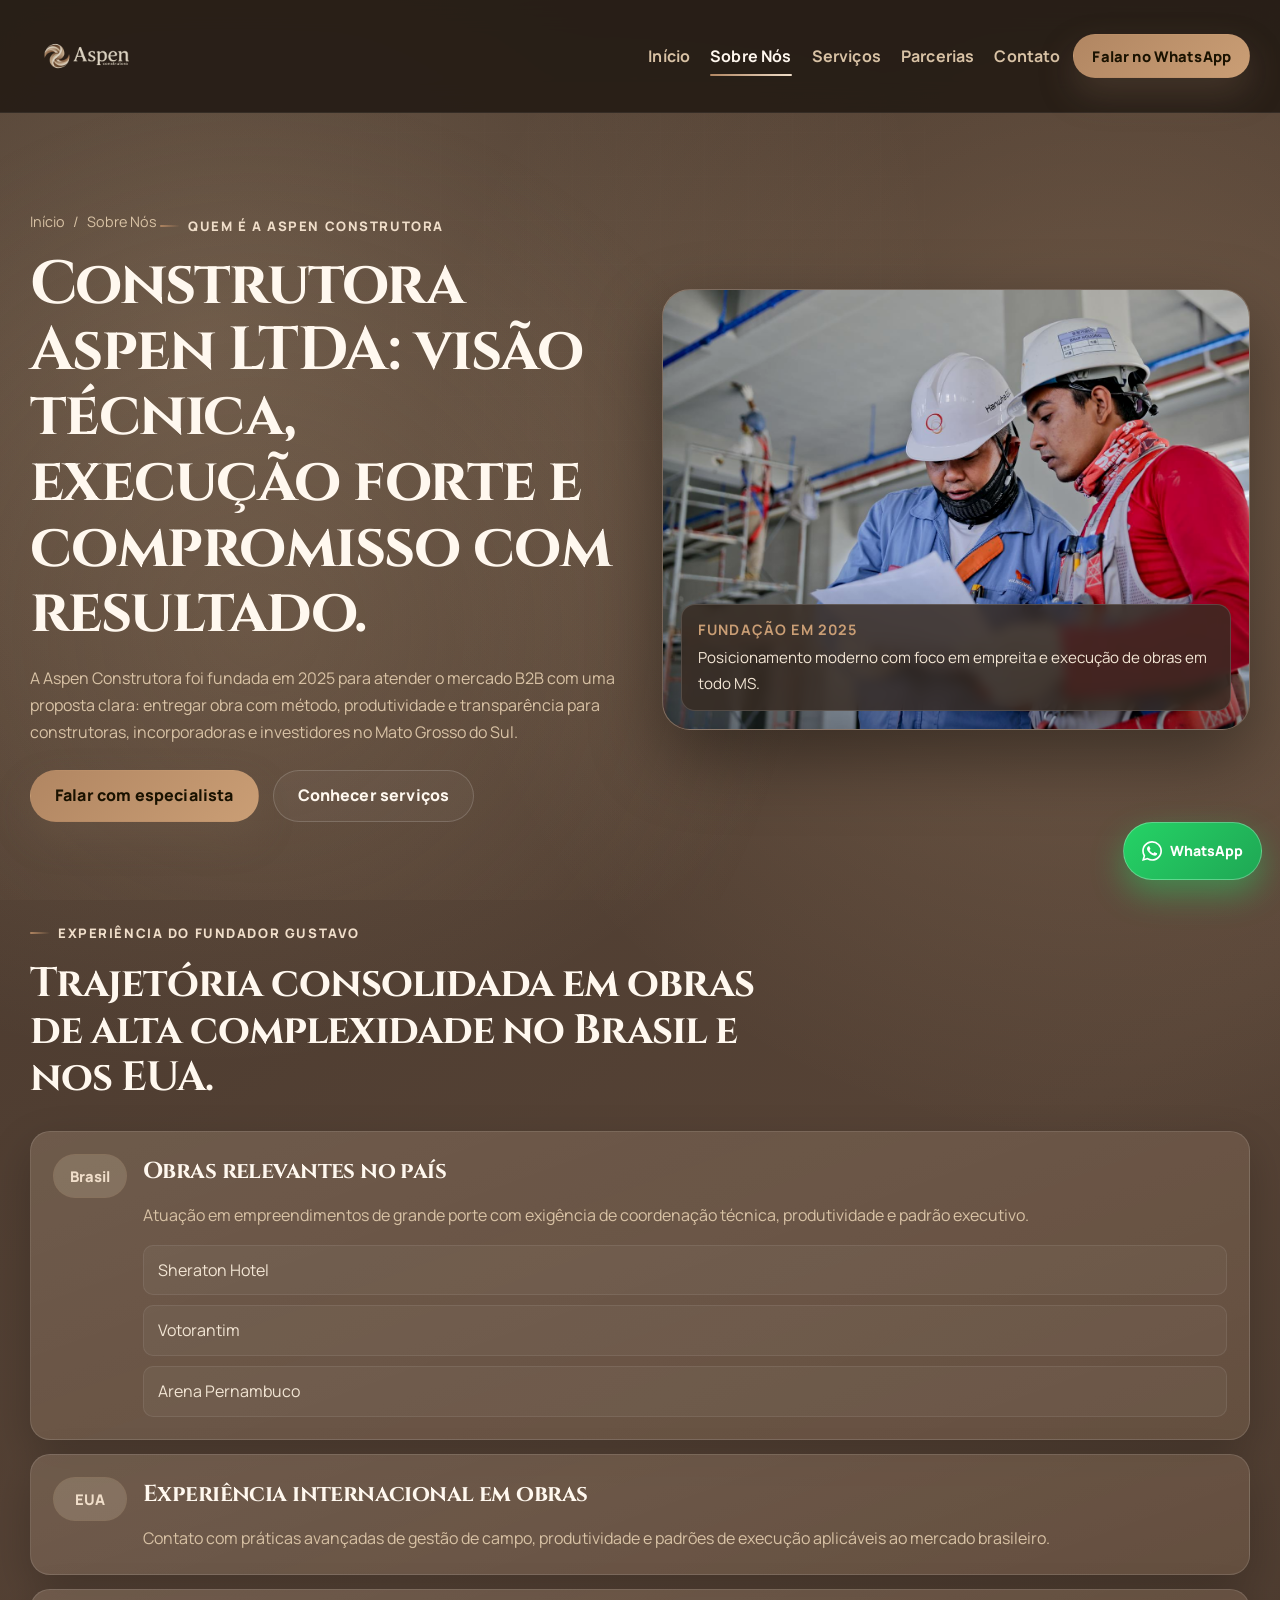
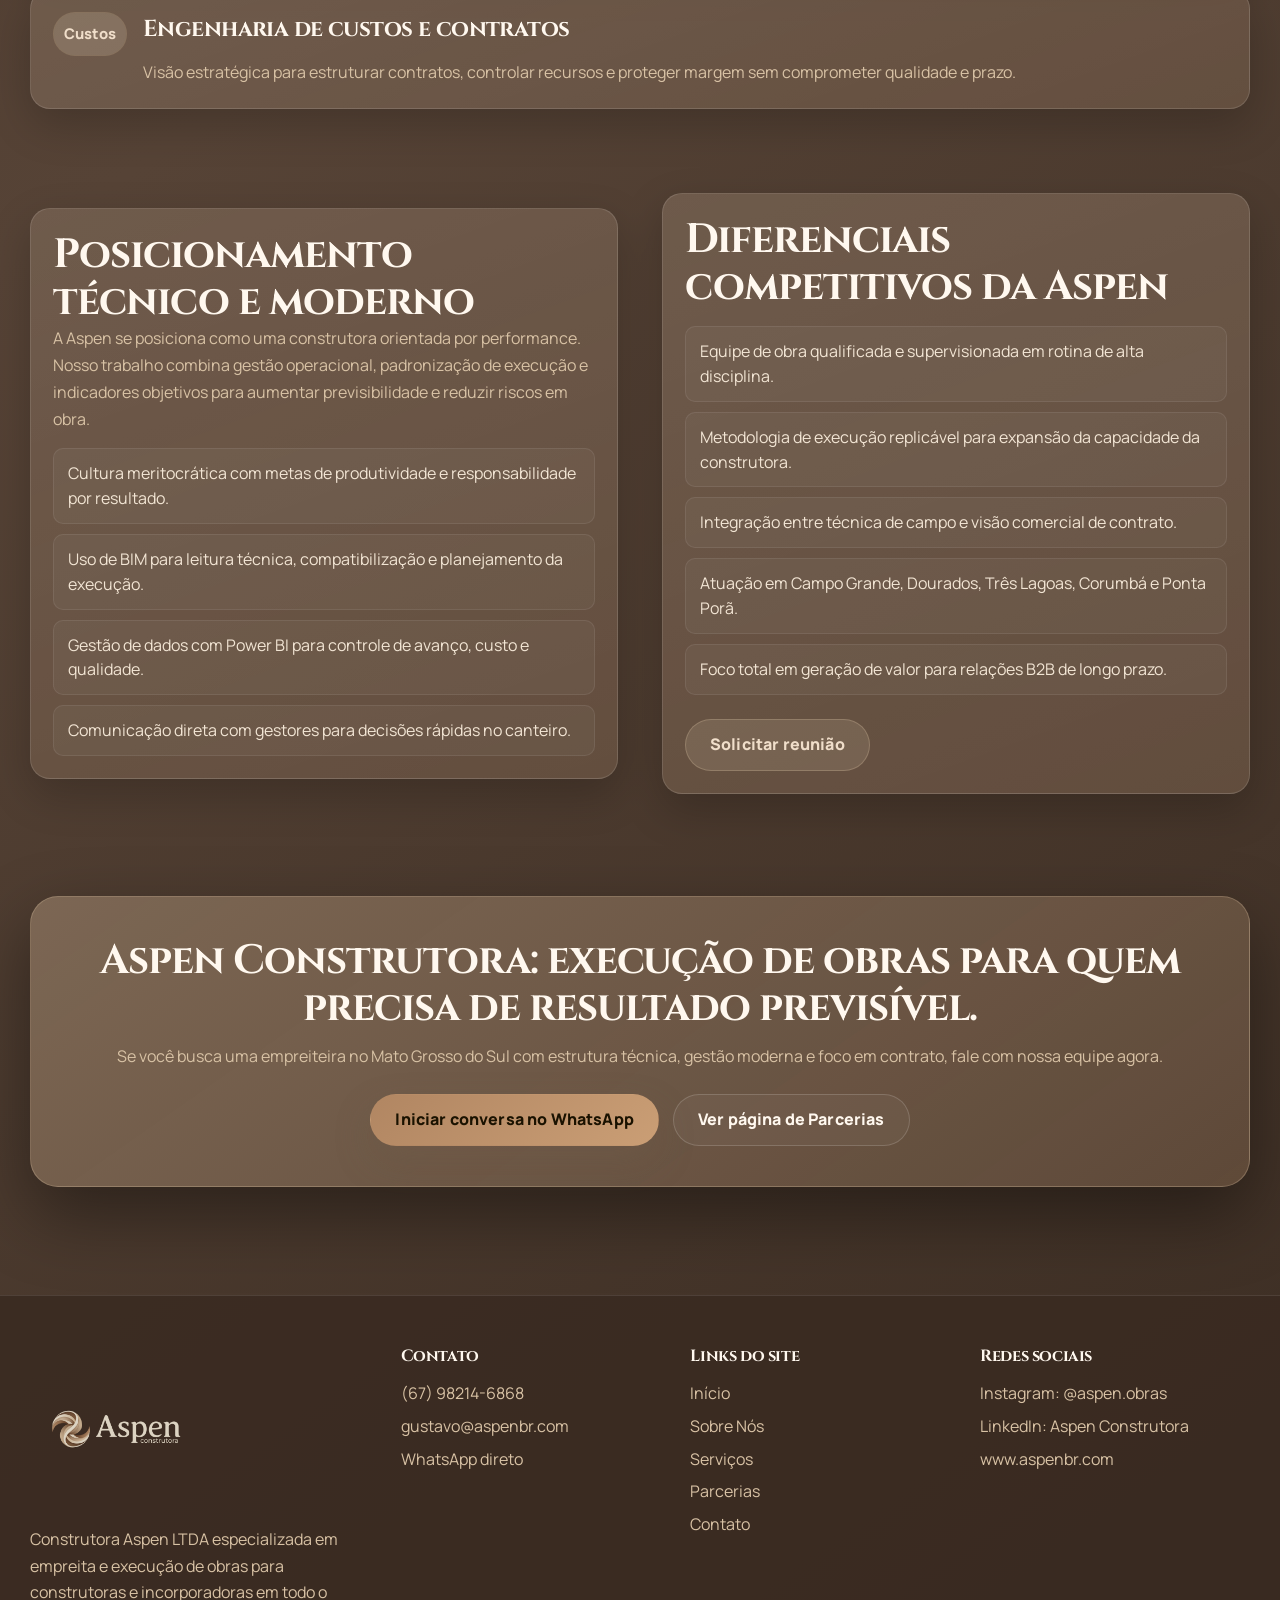
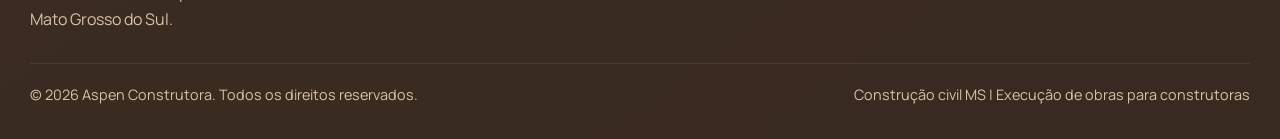
<file: sobre.html>
﻿<!DOCTYPE html>
<html lang="pt-BR">
<head>
  <meta charset="UTF-8">
  <meta name="viewport" content="width=device-width, initial-scale=1.0">
  <title>Sobre a Aspen Construtora | Construtora Aspen LTDA</title>
  <meta name="description" content="Conheça a Aspen Construtora: fundada em 2025, com liderança técnica, cultura meritocrática e experiência em obras no Brasil e EUA para execução de obras no MS.">
  <meta name="keywords" content="sobre construtora aspen, construção civil MS, empreiteira em Campo Grande, execução de obras para construtoras">
  <meta name="robots" content="index, follow">
  <meta name="theme-color" content="#8a6a5a">
  <meta property="og:title" content="Sobre Nós | Aspen Construtora">
  <meta property="og:description" content="Construtora moderna e técnica com foco em empreita e execução de obras para construtoras e incorporadoras.">
  <meta property="og:type" content="website">
  <meta property="og:url" content="https://www.aspenbr.com/sobre.html">
  <link rel="canonical" href="https://www.aspenbr.com/sobre.html">
  <link rel="icon" type="image/png" href="assets/icons/favicon.png">
  <link rel="preconnect" href="https://fonts.googleapis.com">
  <link rel="preconnect" href="https://fonts.gstatic.com" crossorigin>
  <link href="https://fonts.googleapis.com/css2?family=Cinzel:wght@500;600;700;800&family=Manrope:wght@400;500;600;700;800&display=swap" rel="stylesheet">
  <link rel="stylesheet" href="styles.css">
  <script type="application/ld+json">
    {
      "@context": "https://schema.org",
      "@type": "AboutPage",
      "name": "Sobre a Aspen Construtora",
      "url": "https://www.aspenbr.com/sobre.html",
      "about": {
        "@type": "ConstructionCompany",
        "name": "Aspen Construtora",
        "alternateName": "Construtora Aspen LTDA",
        "foundingDate": "2025",
        "founder": {
          "@type": "Person",
          "name": "Gustavo"
        }
      }
    }
  </script>
</head>
<body>
  <header class="site-header">
    <div class="container header-inner">
      <a class="brand" href="index.html" aria-label="Aspen Construtora">
        <img src="assets/images/logo-horizontal.png" alt="Logo Aspen Construtora">
      </a>
      <button class="nav-toggle" type="button" aria-label="Abrir menu" aria-expanded="false">
        <span></span>
        <span></span>
        <span></span>
      </button>
      <nav class="main-nav" aria-label="Menu principal">
        <a href="index.html">Início</a>
        <a href="sobre.html" class="active">Sobre Nós</a>
        <a href="servicos.html">Serviços</a>
        <a href="parcerias.html">Parcerias</a>
        <a href="contato.html">Contato</a>
      </nav>
      <a class="btn btn-primary btn-sm header-cta js-whatsapp" href="https://wa.me/5567982146868" data-message="Olá Aspen Construtora! Quero conversar sobre uma parceria de execução de obras.">Falar no WhatsApp</a>
    </div>
  </header>

  <main>
    <section class="page-hero">
      <div class="container two-col">
        <div class="page-title reveal">
          <div class="breadcrumb"><a href="index.html">Início</a><span>/</span><span>Sobre Nós</span></div>
          <p class="eyebrow">Quem é a Aspen Construtora</p>
          <h1>Construtora Aspen LTDA: visão técnica, execução forte e compromisso com resultado.</h1>
          <p>A Aspen Construtora foi fundada em 2025 para atender o mercado B2B com uma proposta clara: entregar obra com método, produtividade e transparência para construtoras, incorporadoras e investidores no Mato Grosso do Sul.</p>
          <div class="hero-actions">
            <a class="btn btn-primary js-whatsapp" href="https://wa.me/5567982146868" data-message="Quero falar com a Aspen sobre execução de obras para construtora.">Falar com especialista</a>
            <a class="btn btn-outline" href="servicos.html">Conhecer serviços</a>
          </div>
        </div>
        <div class="hero-panel reveal" data-delay="120">
          <img src="assets/images/obra-2.jpg" alt="Equipe da Aspen em obra de construção civil">
          <div class="hero-badge">
            <strong>Fundação em 2025</strong>
            <p>Posicionamento moderno com foco em empreita e execução de obras em todo MS.</p>
          </div>
        </div>
      </div>
    </section>

    <section class="section section-tight">
      <div class="container">
        <div class="section-head reveal">
          <p class="eyebrow">Experiência do fundador Gustavo</p>
          <h2>Trajetória consolidada em obras de alta complexidade no Brasil e nos EUA.</h2>
        </div>
        <div class="timeline">
          <article class="timeline-card reveal">
            <span class="timeline-year">Brasil</span>
            <div>
              <h3>Obras relevantes no país</h3>
              <p>Atuação em empreendimentos de grande porte com exigência de coordenação técnica, produtividade e padrão executivo.</p>
              <ul class="badge-list">
                <li>Sheraton Hotel</li>
                <li>Votorantim</li>
                <li>Arena Pernambuco</li>
              </ul>
            </div>
          </article>
          <article class="timeline-card reveal" data-delay="100">
            <span class="timeline-year">EUA</span>
            <div>
              <h3>Experiência internacional em obras</h3>
              <p>Contato com práticas avançadas de gestão de campo, produtividade e padrões de execução aplicáveis ao mercado brasileiro.</p>
            </div>
          </article>
          <article class="timeline-card reveal" data-delay="140">
            <span class="timeline-year">Custos</span>
            <div>
              <h3>Engenharia de custos e contratos</h3>
              <p>Visão estratégica para estruturar contratos, controlar recursos e proteger margem sem comprometer qualidade e prazo.</p>
            </div>
          </article>
        </div>
      </div>
    </section>

    <section class="section section-tight">
      <div class="container two-col">
        <div class="card reveal">
          <h2>Posicionamento técnico e moderno</h2>
          <p>A Aspen se posiciona como uma construtora orientada por performance. Nosso trabalho combina gestão operacional, padronização de execução e indicadores objetivos para aumentar previsibilidade e reduzir riscos em obra.</p>
          <ul class="feature-list">
            <li>Cultura meritocrática com metas de produtividade e responsabilidade por resultado.</li>
            <li>Uso de BIM para leitura técnica, compatibilização e planejamento da execução.</li>
            <li>Gestão de dados com Power BI para controle de avanço, custo e qualidade.</li>
            <li>Comunicação direta com gestores para decisões rápidas no canteiro.</li>
          </ul>
        </div>
        <div class="card reveal" data-delay="120">
          <h2>Diferenciais competitivos da Aspen</h2>
          <ul class="problem-list">
            <li>Equipe de obra qualificada e supervisionada em rotina de alta disciplina.</li>
            <li>Metodologia de execução replicável para expansão da capacidade da construtora.</li>
            <li>Integração entre técnica de campo e visão comercial de contrato.</li>
            <li>Atuação em Campo Grande, Dourados, Três Lagoas, Corumbá e Ponta Porã.</li>
            <li>Foco total em geração de valor para relações B2B de longo prazo.</li>
          </ul>
          <div class="stack-actions">
            <a class="btn btn-soft js-whatsapp" href="https://wa.me/5567982146868" data-message="Quero conhecer melhor a estrutura e diferenciais da Aspen para parceria B2B.">Solicitar reunião</a>
          </div>
        </div>
      </div>
    </section>

    <section class="section">
      <div class="container">
        <div class="highlight-panel final-cta reveal">
          <h2>Aspen Construtora: execução de obras para quem precisa de resultado previsível.</h2>
          <p>Se você busca uma empreiteira no Mato Grosso do Sul com estrutura técnica, gestão moderna e foco em contrato, fale com nossa equipe agora.</p>
          <div class="stack-actions">
            <a class="btn btn-primary js-whatsapp" href="https://wa.me/5567982146868" data-message="Olá Aspen! Quero avançar com uma parceria de execução de obras.">Iniciar conversa no WhatsApp</a>
            <a class="btn btn-outline" href="parcerias.html">Ver página de Parcerias</a>
          </div>
        </div>
      </div>
    </section>
  </main>

  <footer class="site-footer">
    <div class="container">
      <div class="footer-grid">
        <div class="footer-brand">
          <img src="assets/images/logo-horizontal.png" alt="Aspen Construtora">
          <p>Construtora Aspen LTDA especializada em empreita e execução de obras para construtoras e incorporadoras em todo o Mato Grosso do Sul.</p>
        </div>
        <div class="footer-col">
          <h4>Contato</h4>
          <ul class="footer-links">
            <li><a href="tel:+5567982146868">(67) 98214-6868</a></li>
            <li><a href="mailto:gustavo@aspenbr.com">gustavo@aspenbr.com</a></li>
            <li><a href="https://wa.me/5567982146868" target="_blank" rel="noopener noreferrer">WhatsApp direto</a></li>
          </ul>
        </div>
        <div class="footer-col">
          <h4>Links do site</h4>
          <ul class="footer-links">
            <li><a href="index.html">Início</a></li>
            <li><a href="sobre.html">Sobre Nós</a></li>
            <li><a href="servicos.html">Serviços</a></li>
            <li><a href="parcerias.html">Parcerias</a></li>
            <li><a href="contato.html">Contato</a></li>
          </ul>
        </div>
        <div class="footer-col">
          <h4>Redes sociais</h4>
          <ul class="footer-links">
            <li><a href="https://www.instagram.com/aspen.obras/" target="_blank" rel="noopener noreferrer">Instagram: @aspen.obras</a></li>
            <li><a href="https://www.linkedin.com/company/aspen-construtora" target="_blank" rel="noopener noreferrer">LinkedIn: Aspen Construtora</a></li>
            <li><a href="https://www.aspenbr.com" target="_blank" rel="noopener noreferrer">www.aspenbr.com</a></li>
          </ul>
        </div>
      </div>
      <div class="footer-bottom">
        <span>&copy; <span data-year></span> Aspen Construtora. Todos os direitos reservados.</span>
        <span>Construção civil MS | Execução de obras para construtoras</span>
      </div>
    </div>
  </footer>

  <a class="whatsapp-float js-whatsapp" href="https://wa.me/5567982146868" aria-label="Conversar no WhatsApp" data-message="Olá Aspen Construtora! Quero falar com a equipe comercial.">
    <svg width="20" height="20" viewBox="0 0 24 24" aria-hidden="true" fill="currentColor">
      <path d="M20.52 3.48A11.79 11.79 0 0 0 12.09 0C5.53 0 .2 5.33.2 11.89c0 2.1.55 4.15 1.6 5.96L0 24l6.35-1.66a11.8 11.8 0 0 0 5.74 1.47h.01c6.56 0 11.89-5.33 11.89-11.9 0-3.18-1.24-6.16-3.47-8.43ZM12.1 21.78h-.01a9.85 9.85 0 0 1-5.02-1.37l-.36-.21-3.76.98 1-3.67-.24-.38a9.83 9.83 0 0 1-1.52-5.24c0-5.46 4.44-9.9 9.9-9.9 2.64 0 5.12 1.03 6.98 2.9a9.8 9.8 0 0 1 2.9 6.98c0 5.47-4.44 9.91-9.89 9.91Zm5.43-7.37c-.3-.15-1.78-.88-2.06-.98-.27-.1-.47-.15-.66.15-.2.3-.76.98-.93 1.18-.17.2-.35.23-.65.08-.3-.15-1.27-.47-2.42-1.5a9.08 9.08 0 0 1-1.68-2.1c-.17-.3-.02-.46.13-.6.14-.14.3-.35.45-.52.15-.18.2-.3.3-.5.1-.2.05-.38-.02-.53-.08-.15-.66-1.6-.9-2.2-.24-.58-.48-.5-.66-.51h-.56c-.2 0-.52.08-.8.38-.27.3-1.04 1.02-1.04 2.49 0 1.47 1.07 2.88 1.22 3.08.15.2 2.1 3.2 5.08 4.48.71.31 1.26.5 1.7.64.71.23 1.35.2 1.86.12.57-.08 1.78-.73 2.03-1.43.25-.7.25-1.3.17-1.43-.07-.13-.27-.2-.56-.35Z"/>
    </svg>
    <span>WhatsApp</span>
  </a>

  <script src="script.js" defer></script>
</body>
</html>
</file>
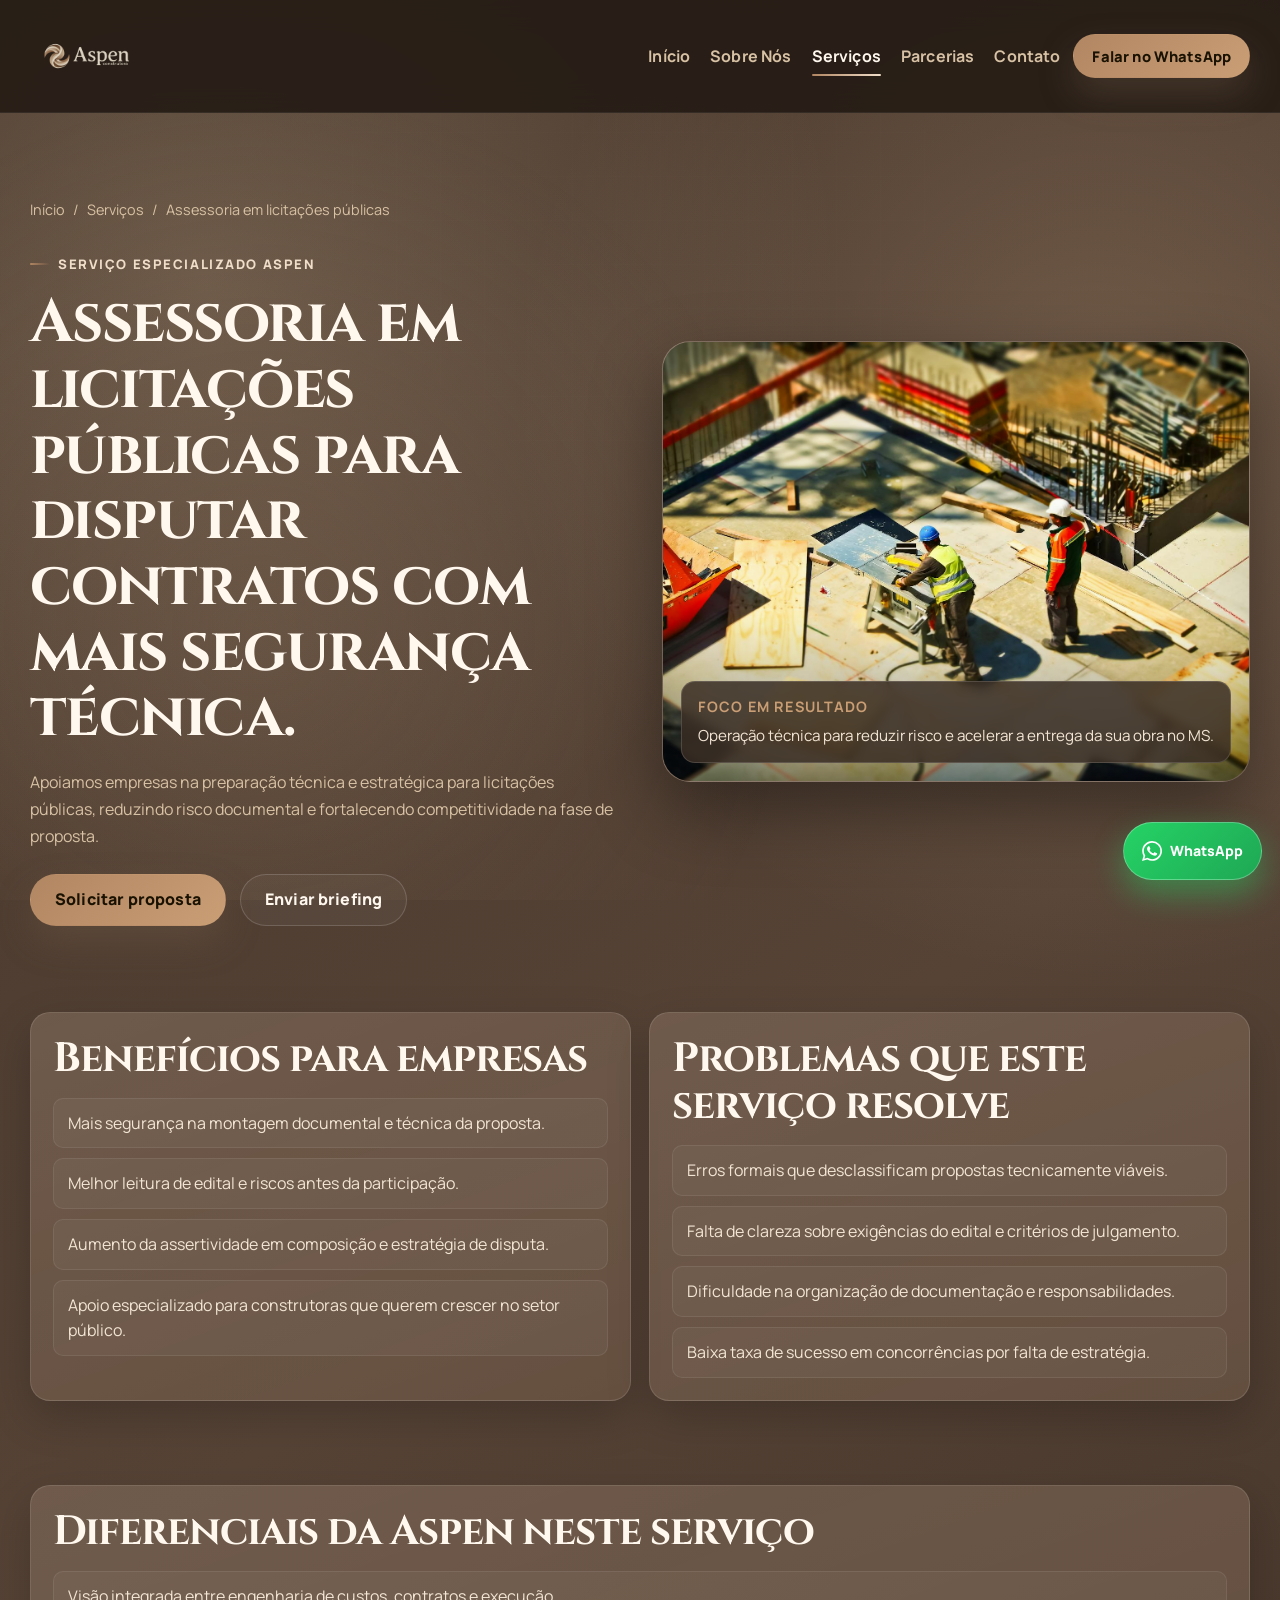
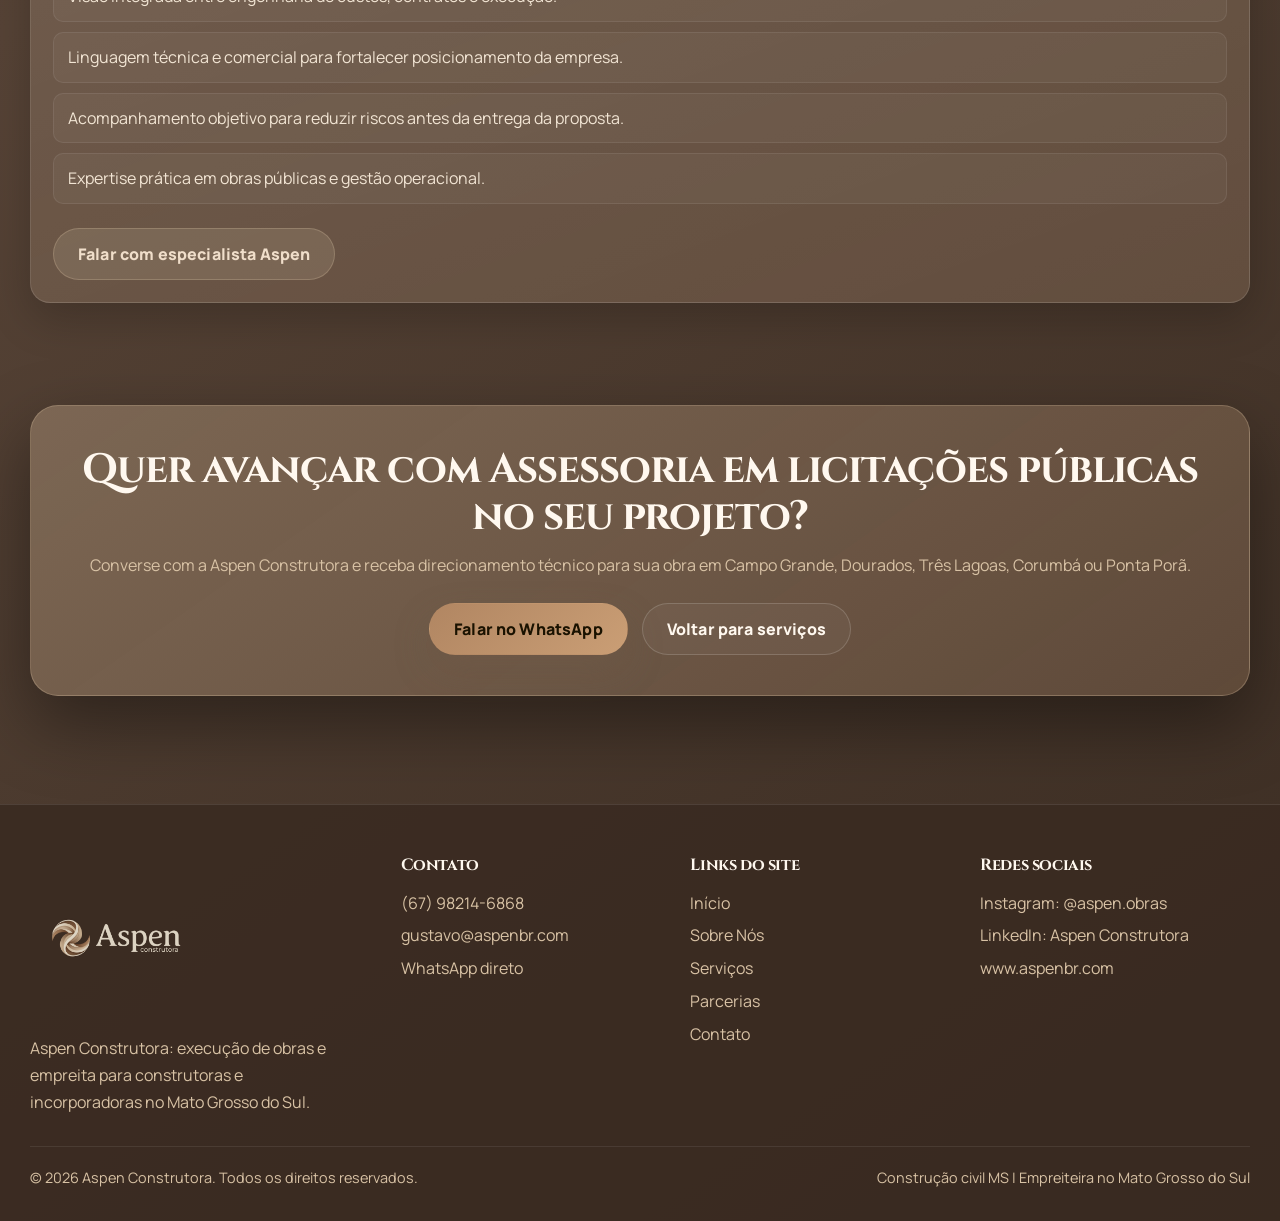
<file: servicos/assessoria-em-licitacoes-publicas.html>
﻿<!DOCTYPE html>
<html lang="pt-BR">
<head>
  <meta charset="UTF-8">
  <meta name="viewport" content="width=device-width, initial-scale=1.0">
  <title>Assessoria em licitações públicas | Aspen Construtora</title>
  <meta name="description" content="Assessoria em licitações públicas para empresas de construção civil no MS: análise técnica, documentação e estratégia para aumentar competitividade em concorrências.">
  <meta name="keywords" content="assessoria em licitações públicas, licitação construção civil MS, apoio técnico para construtora">
  <meta name="robots" content="index, follow">
  <meta name="theme-color" content="#8a6a5a">
  <meta property="og:title" content="Assessoria em licitações públicas | Aspen Construtora">
  <meta property="og:description" content="Assessoria em licitações públicas para empresas de construção civil no MS: análise técnica, documentação e estratégia para aumentar competitividade em concorrências.">
  <meta property="og:type" content="article">
  <meta property="og:url" content="https://www.aspenbr.com/servicos/assessoria-em-licitacoes-publicas.html">
  <link rel="canonical" href="https://www.aspenbr.com/servicos/assessoria-em-licitacoes-publicas.html">
  <link rel="icon" type="image/png" href="../assets/icons/favicon.png">
  <link rel="preconnect" href="https://fonts.googleapis.com">
  <link rel="preconnect" href="https://fonts.gstatic.com" crossorigin>
  <link href="https://fonts.googleapis.com/css2?family=Cinzel:wght@500;600;700;800&family=Manrope:wght@400;500;600;700;800&display=swap" rel="stylesheet">
  <link rel="stylesheet" href="../styles.css">
  <script type="application/ld+json">
    {
      "@context": "https://schema.org",
      "@type": "Service",
      "name": "Assessoria em licitações públicas",
      "provider": {
        "@type": "ConstructionCompany",
        "name": "Aspen Construtora",
        "alternateName": "Construtora Aspen LTDA",
        "url": "https://www.aspenbr.com"
      },
      "areaServed": "Mato Grosso do Sul",
      "serviceType": "Assessoria em licitações públicas",
      "description": "Assessoria em licitações públicas para empresas de construção civil no MS: análise técnica, documentação e estratégia para aumentar competitividade em concorrências."
    }
  </script>
</head>
<body>
  <header class="site-header">
    <div class="container header-inner">
      <a class="brand" href="../index.html" aria-label="Aspen Construtora">
        <img src="../assets/images/logo-horizontal.png" alt="Logo Aspen Construtora">
      </a>
      <button class="nav-toggle" type="button" aria-label="Abrir menu" aria-expanded="false">
        <span></span>
        <span></span>
        <span></span>
      </button>
      <nav class="main-nav" aria-label="Menu principal">
        <a href="../index.html">Início</a>
        <a href="../sobre.html">Sobre Nós</a>
        <a href="../servicos.html" class="active">Serviços</a>
        <a href="../parcerias.html">Parcerias</a>
        <a href="../contato.html">Contato</a>
      </nav>
      <a class="btn btn-primary btn-sm header-cta js-whatsapp" href="https://wa.me/5567982146868" data-message="Quero suporte da Aspen para participar de licitações públicas.">Falar no WhatsApp</a>
    </div>
  </header>

  <main>
    <section class="page-hero">
      <div class="container two-col">
        <div class="page-title reveal">
          <div class="breadcrumb"><a href="../index.html">Início</a><span>/</span><a href="../servicos.html">Serviços</a><span>/</span><span>Assessoria em licitações públicas</span></div>
          <p class="eyebrow">Serviço especializado Aspen</p>
          <h1>Assessoria em licitações públicas para disputar contratos com mais segurança técnica.</h1>
          <p>Apoiamos empresas na preparação técnica e estratégica para licitações públicas, reduzindo risco documental e fortalecendo competitividade na fase de proposta.</p>
          <div class="hero-actions">
            <a class="btn btn-primary js-whatsapp" href="https://wa.me/5567982146868" data-message="Quero suporte da Aspen para participar de licitações públicas.">Solicitar proposta</a>
            <a class="btn btn-outline" href="../contato.html">Enviar briefing</a>
          </div>
        </div>
        <div class="hero-panel reveal" data-delay="100">
          <img src="../assets/images/obra-1.jpg" alt="Assessoria em licitações públicas em obra no Mato Grosso do Sul">
          <div class="hero-badge">
            <strong>Foco em resultado</strong>
            <p>Operação técnica para reduzir risco e acelerar a entrega da sua obra no MS.</p>
          </div>
        </div>
      </div>
    </section>

    <section class="section section-tight">
      <div class="container detail-grid">
        <article class="detail-card reveal">
          <h2>Benefícios para empresas</h2>
          <ul class="feature-list">
            <li>Mais segurança na montagem documental e técnica da proposta.</li>
            <li>Melhor leitura de edital e riscos antes da participação.</li>
            <li>Aumento da assertividade em composição e estratégia de disputa.</li>
            <li>Apoio especializado para construtoras que querem crescer no setor público.</li>
          </ul>
        </article>
        <article class="detail-card reveal" data-delay="110">
          <h2>Problemas que este serviço resolve</h2>
          <ul class="problem-list">
            <li>Erros formais que desclassificam propostas tecnicamente viáveis.</li>
            <li>Falta de clareza sobre exigências do edital e critérios de julgamento.</li>
            <li>Dificuldade na organização de documentação e responsabilidades.</li>
            <li>Baixa taxa de sucesso em concorrências por falta de estratégia.</li>
          </ul>
        </article>
      </div>
    </section>

    <section class="section section-tight">
      <div class="container">
        <article class="card reveal">
          <h2>Diferenciais da Aspen neste serviço</h2>
          <ul class="feature-list">
            <li>Visão integrada entre engenharia de custos, contratos e execução.</li>
            <li>Linguagem técnica e comercial para fortalecer posicionamento da empresa.</li>
            <li>Acompanhamento objetivo para reduzir riscos antes da entrega da proposta.</li>
            <li>Expertise prática em obras públicas e gestão operacional.</li>
          </ul>
          <div class="stack-actions">
            <a class="btn btn-soft js-whatsapp" href="https://wa.me/5567982146868" data-message="Quero suporte da Aspen para participar de licitações públicas.">Falar com especialista Aspen</a>
          </div>
        </article>
      </div>
    </section>

    <section class="section">
      <div class="container">
        <div class="highlight-panel final-cta reveal">
          <h2>Quer avançar com Assessoria em licitações públicas no seu projeto?</h2>
          <p>Converse com a Aspen Construtora e receba direcionamento técnico para sua obra em Campo Grande, Dourados, Três Lagoas, Corumbá ou Ponta Porã.</p>
          <div class="stack-actions">
            <a class="btn btn-primary js-whatsapp" href="https://wa.me/5567982146868" data-message="Quero suporte da Aspen para participar de licitações públicas.">Falar no WhatsApp</a>
            <a class="btn btn-outline" href="../servicos.html">Voltar para serviços</a>
          </div>
        </div>
      </div>
    </section>
  </main>

  <footer class="site-footer">
    <div class="container">
      <div class="footer-grid">
        <div class="footer-brand">
          <img src="../assets/images/logo-horizontal.png" alt="Aspen Construtora">
          <p>Aspen Construtora: execução de obras e empreita para construtoras e incorporadoras no Mato Grosso do Sul.</p>
        </div>
        <div class="footer-col">
          <h4>Contato</h4>
          <ul class="footer-links">
            <li><a href="tel:+5567982146868">(67) 98214-6868</a></li>
            <li><a href="mailto:gustavo@aspenbr.com">gustavo@aspenbr.com</a></li>
            <li><a href="https://wa.me/5567982146868" target="_blank" rel="noopener noreferrer">WhatsApp direto</a></li>
          </ul>
        </div>
        <div class="footer-col">
          <h4>Links do site</h4>
          <ul class="footer-links">
            <li><a href="../index.html">Início</a></li>
            <li><a href="../sobre.html">Sobre Nós</a></li>
            <li><a href="../servicos.html">Serviços</a></li>
            <li><a href="../parcerias.html">Parcerias</a></li>
            <li><a href="../contato.html">Contato</a></li>
          </ul>
        </div>
        <div class="footer-col">
          <h4>Redes sociais</h4>
          <ul class="footer-links">
            <li><a href="https://www.instagram.com/aspen.obras/" target="_blank" rel="noopener noreferrer">Instagram: @aspen.obras</a></li>
            <li><a href="https://www.linkedin.com/company/aspen-construtora" target="_blank" rel="noopener noreferrer">LinkedIn: Aspen Construtora</a></li>
            <li><a href="https://www.aspenbr.com" target="_blank" rel="noopener noreferrer">www.aspenbr.com</a></li>
          </ul>
        </div>
      </div>
      <div class="footer-bottom">
        <span>&copy; <span data-year></span> Aspen Construtora. Todos os direitos reservados.</span>
        <span>Construção civil MS | Empreiteira no Mato Grosso do Sul</span>
      </div>
    </div>
  </footer>

  <a class="whatsapp-float js-whatsapp" href="https://wa.me/5567982146868" aria-label="Conversar no WhatsApp" data-message="Quero suporte da Aspen para participar de licitações públicas.">
    <svg width="20" height="20" viewBox="0 0 24 24" aria-hidden="true" fill="currentColor">
      <path d="M20.52 3.48A11.79 11.79 0 0 0 12.09 0C5.53 0 .2 5.33.2 11.89c0 2.1.55 4.15 1.6 5.96L0 24l6.35-1.66a11.8 11.8 0 0 0 5.74 1.47h.01c6.56 0 11.89-5.33 11.89-11.9 0-3.18-1.24-6.16-3.47-8.43ZM12.1 21.78h-.01a9.85 9.85 0 0 1-5.02-1.37l-.36-.21-3.76.98 1-3.67-.24-.38a9.83 9.83 0 0 1-1.52-5.24c0-5.46 4.44-9.9 9.9-9.9 2.64 0 5.12 1.03 6.98 2.9a9.8 9.8 0 0 1 2.9 6.98c0 5.47-4.44 9.91-9.89 9.91Zm5.43-7.37c-.3-.15-1.78-.88-2.06-.98-.27-.1-.47-.15-.66.15-.2.3-.76.98-.93 1.18-.17.2-.35.23-.65.08-.3-.15-1.27-.47-2.42-1.5a9.08 9.08 0 0 1-1.68-2.1c-.17-.3-.02-.46.13-.6.14-.14.3-.35.45-.52.15-.18.2-.3.3-.5.1-.2.05-.38-.02-.53-.08-.15-.66-1.6-.9-2.2-.24-.58-.48-.5-.66-.51h-.56c-.2 0-.52.08-.8.38-.27.3-1.04 1.02-1.04 2.49 0 1.47 1.07 2.88 1.22 3.08.15.2 2.1 3.2 5.08 4.48.71.31 1.26.5 1.7.64.71.23 1.35.2 1.86.12.57-.08 1.78-.73 2.03-1.43.25-.7.25-1.3.17-1.43-.07-.13-.27-.2-.56-.35Z"/>
    </svg>
    <span>WhatsApp</span>
  </a>

  <script src="../script.js" defer></script>
</body>
</html>
</file>
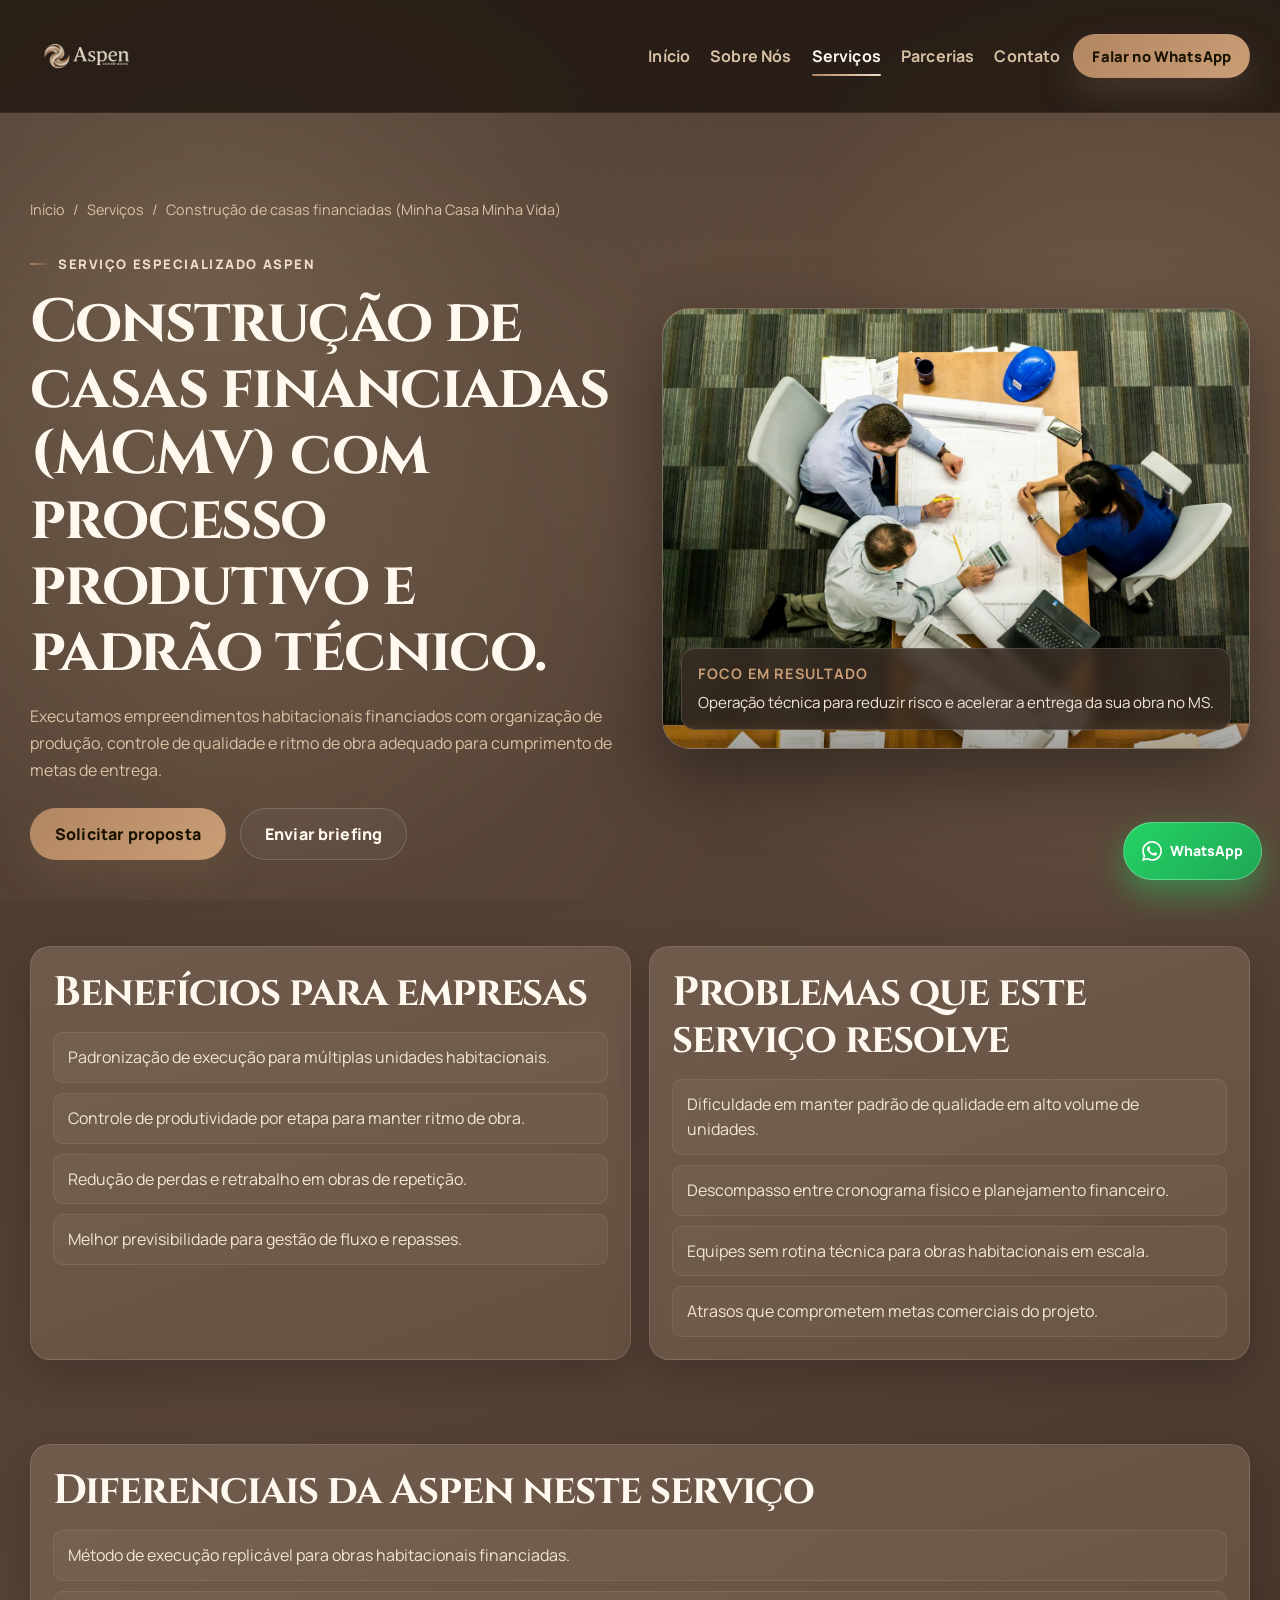
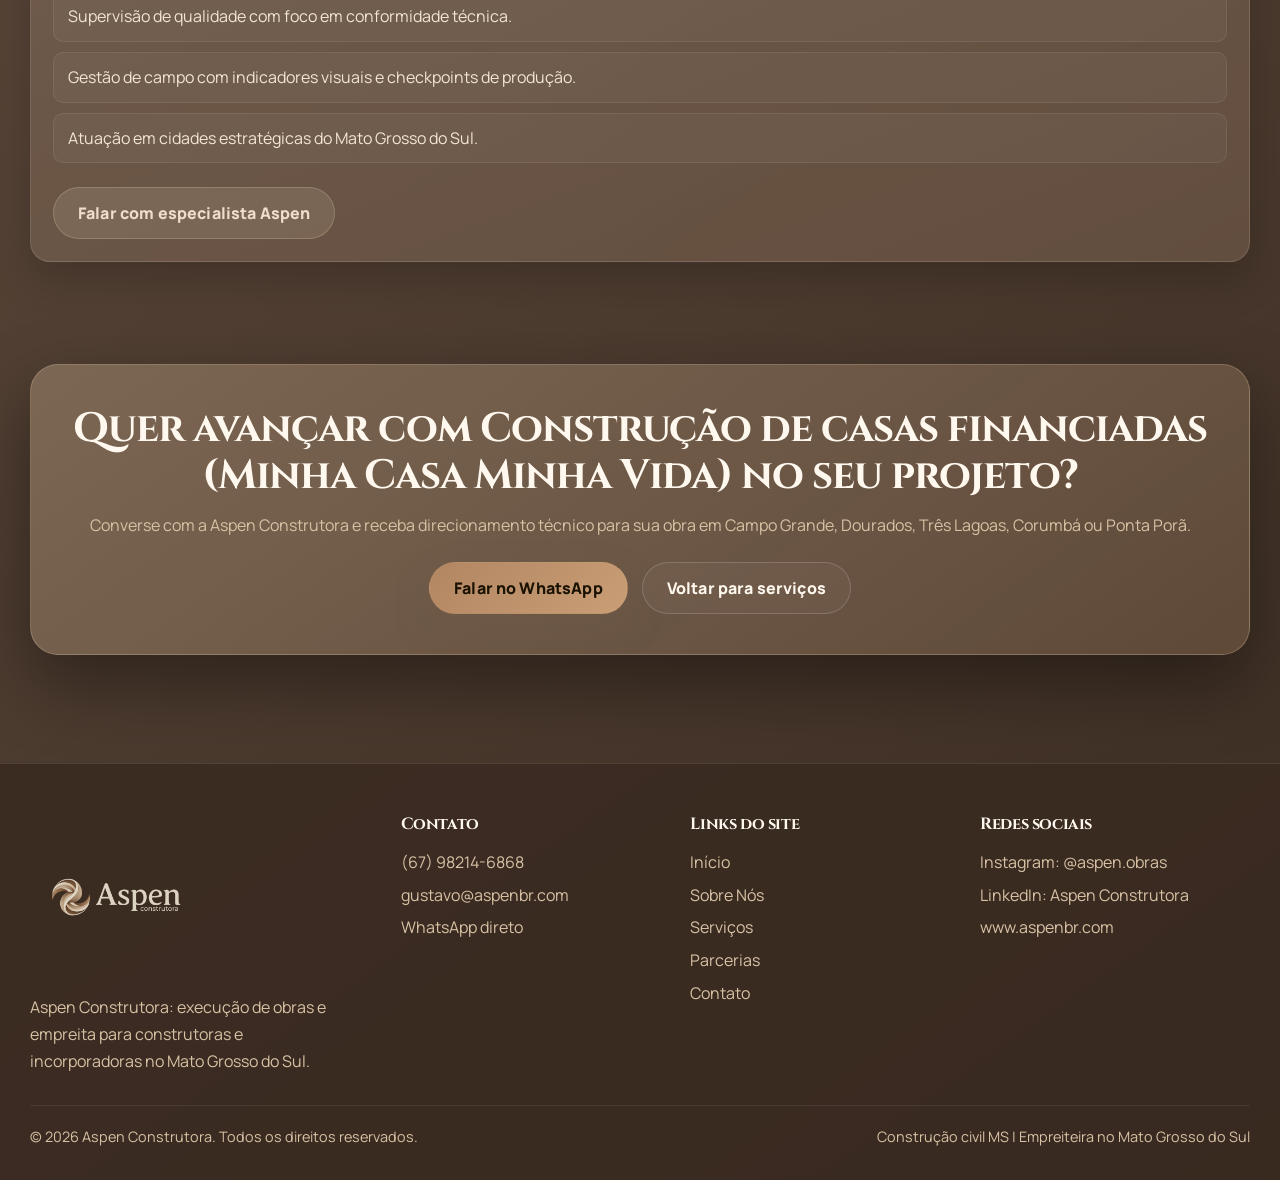
<file: servicos/construcao-de-casas-financiadas-mcmv.html>
﻿<!DOCTYPE html>
<html lang="pt-BR">
<head>
  <meta charset="UTF-8">
  <meta name="viewport" content="width=device-width, initial-scale=1.0">
  <title>Construção de casas financiadas (Minha Casa Minha Vida) | Aspen Construtora</title>
  <meta name="description" content="Construção de casas financiadas Minha Casa Minha Vida com execução padronizada, produtividade e controle para empreendimentos habitacionais no MS.">
  <meta name="keywords" content="construção de casas financiadas MS, minha casa minha vida execução, empreiteira habitacional Mato Grosso do Sul">
  <meta name="robots" content="index, follow">
  <meta name="theme-color" content="#8a6a5a">
  <meta property="og:title" content="Construção de casas financiadas (Minha Casa Minha Vida) | Aspen Construtora">
  <meta property="og:description" content="Construção de casas financiadas Minha Casa Minha Vida com execução padronizada, produtividade e controle para empreendimentos habitacionais no MS.">
  <meta property="og:type" content="article">
  <meta property="og:url" content="https://www.aspenbr.com/servicos/construcao-de-casas-financiadas-mcmv.html">
  <link rel="canonical" href="https://www.aspenbr.com/servicos/construcao-de-casas-financiadas-mcmv.html">
  <link rel="icon" type="image/png" href="../assets/icons/favicon.png">
  <link rel="preconnect" href="https://fonts.googleapis.com">
  <link rel="preconnect" href="https://fonts.gstatic.com" crossorigin>
  <link href="https://fonts.googleapis.com/css2?family=Cinzel:wght@500;600;700;800&family=Manrope:wght@400;500;600;700;800&display=swap" rel="stylesheet">
  <link rel="stylesheet" href="../styles.css">
  <script type="application/ld+json">
    {
      "@context": "https://schema.org",
      "@type": "Service",
      "name": "Construção de casas financiadas (Minha Casa Minha Vida)",
      "provider": {
        "@type": "ConstructionCompany",
        "name": "Aspen Construtora",
        "alternateName": "Construtora Aspen LTDA",
        "url": "https://www.aspenbr.com"
      },
      "areaServed": "Mato Grosso do Sul",
      "serviceType": "Construção de casas financiadas (Minha Casa Minha Vida)",
      "description": "Construção de casas financiadas Minha Casa Minha Vida com execução padronizada, produtividade e controle para empreendimentos habitacionais no MS."
    }
  </script>
</head>
<body>
  <header class="site-header">
    <div class="container header-inner">
      <a class="brand" href="../index.html" aria-label="Aspen Construtora">
        <img src="../assets/images/logo-horizontal.png" alt="Logo Aspen Construtora">
      </a>
      <button class="nav-toggle" type="button" aria-label="Abrir menu" aria-expanded="false">
        <span></span>
        <span></span>
        <span></span>
      </button>
      <nav class="main-nav" aria-label="Menu principal">
        <a href="../index.html">Início</a>
        <a href="../sobre.html">Sobre Nós</a>
        <a href="../servicos.html" class="active">Serviços</a>
        <a href="../parcerias.html">Parcerias</a>
        <a href="../contato.html">Contato</a>
      </nav>
      <a class="btn btn-primary btn-sm header-cta js-whatsapp" href="https://wa.me/5567982146868" data-message="Quero orçamento para execução de casas financiadas com a Aspen.">Falar no WhatsApp</a>
    </div>
  </header>

  <main>
    <section class="page-hero">
      <div class="container two-col">
        <div class="page-title reveal">
          <div class="breadcrumb"><a href="../index.html">Início</a><span>/</span><a href="../servicos.html">Serviços</a><span>/</span><span>Construção de casas financiadas (Minha Casa Minha Vida)</span></div>
          <p class="eyebrow">Serviço especializado Aspen</p>
          <h1>Construção de casas financiadas (MCMV) com processo produtivo e padrão técnico.</h1>
          <p>Executamos empreendimentos habitacionais financiados com organização de produção, controle de qualidade e ritmo de obra adequado para cumprimento de metas de entrega.</p>
          <div class="hero-actions">
            <a class="btn btn-primary js-whatsapp" href="https://wa.me/5567982146868" data-message="Quero orçamento para execução de casas financiadas com a Aspen.">Solicitar proposta</a>
            <a class="btn btn-outline" href="../contato.html">Enviar briefing</a>
          </div>
        </div>
        <div class="hero-panel reveal" data-delay="100">
          <img src="../assets/images/obra-4.jpg" alt="Construção de casas financiadas (Minha Casa Minha Vida) em obra no Mato Grosso do Sul">
          <div class="hero-badge">
            <strong>Foco em resultado</strong>
            <p>Operação técnica para reduzir risco e acelerar a entrega da sua obra no MS.</p>
          </div>
        </div>
      </div>
    </section>

    <section class="section section-tight">
      <div class="container detail-grid">
        <article class="detail-card reveal">
          <h2>Benefícios para empresas</h2>
          <ul class="feature-list">
            <li>Padronização de execução para múltiplas unidades habitacionais.</li>
            <li>Controle de produtividade por etapa para manter ritmo de obra.</li>
            <li>Redução de perdas e retrabalho em obras de repetição.</li>
            <li>Melhor previsibilidade para gestão de fluxo e repasses.</li>
          </ul>
        </article>
        <article class="detail-card reveal" data-delay="110">
          <h2>Problemas que este serviço resolve</h2>
          <ul class="problem-list">
            <li>Dificuldade em manter padrão de qualidade em alto volume de unidades.</li>
            <li>Descompasso entre cronograma físico e planejamento financeiro.</li>
            <li>Equipes sem rotina técnica para obras habitacionais em escala.</li>
            <li>Atrasos que comprometem metas comerciais do projeto.</li>
          </ul>
        </article>
      </div>
    </section>

    <section class="section section-tight">
      <div class="container">
        <article class="card reveal">
          <h2>Diferenciais da Aspen neste serviço</h2>
          <ul class="feature-list">
            <li>Método de execução replicável para obras habitacionais financiadas.</li>
            <li>Supervisão de qualidade com foco em conformidade técnica.</li>
            <li>Gestão de campo com indicadores visuais e checkpoints de produção.</li>
            <li>Atuação em cidades estratégicas do Mato Grosso do Sul.</li>
          </ul>
          <div class="stack-actions">
            <a class="btn btn-soft js-whatsapp" href="https://wa.me/5567982146868" data-message="Quero orçamento para execução de casas financiadas com a Aspen.">Falar com especialista Aspen</a>
          </div>
        </article>
      </div>
    </section>

    <section class="section">
      <div class="container">
        <div class="highlight-panel final-cta reveal">
          <h2>Quer avançar com Construção de casas financiadas (Minha Casa Minha Vida) no seu projeto?</h2>
          <p>Converse com a Aspen Construtora e receba direcionamento técnico para sua obra em Campo Grande, Dourados, Três Lagoas, Corumbá ou Ponta Porã.</p>
          <div class="stack-actions">
            <a class="btn btn-primary js-whatsapp" href="https://wa.me/5567982146868" data-message="Quero orçamento para execução de casas financiadas com a Aspen.">Falar no WhatsApp</a>
            <a class="btn btn-outline" href="../servicos.html">Voltar para serviços</a>
          </div>
        </div>
      </div>
    </section>
  </main>

  <footer class="site-footer">
    <div class="container">
      <div class="footer-grid">
        <div class="footer-brand">
          <img src="../assets/images/logo-horizontal.png" alt="Aspen Construtora">
          <p>Aspen Construtora: execução de obras e empreita para construtoras e incorporadoras no Mato Grosso do Sul.</p>
        </div>
        <div class="footer-col">
          <h4>Contato</h4>
          <ul class="footer-links">
            <li><a href="tel:+5567982146868">(67) 98214-6868</a></li>
            <li><a href="mailto:gustavo@aspenbr.com">gustavo@aspenbr.com</a></li>
            <li><a href="https://wa.me/5567982146868" target="_blank" rel="noopener noreferrer">WhatsApp direto</a></li>
          </ul>
        </div>
        <div class="footer-col">
          <h4>Links do site</h4>
          <ul class="footer-links">
            <li><a href="../index.html">Início</a></li>
            <li><a href="../sobre.html">Sobre Nós</a></li>
            <li><a href="../servicos.html">Serviços</a></li>
            <li><a href="../parcerias.html">Parcerias</a></li>
            <li><a href="../contato.html">Contato</a></li>
          </ul>
        </div>
        <div class="footer-col">
          <h4>Redes sociais</h4>
          <ul class="footer-links">
            <li><a href="https://www.instagram.com/aspen.obras/" target="_blank" rel="noopener noreferrer">Instagram: @aspen.obras</a></li>
            <li><a href="https://www.linkedin.com/company/aspen-construtora" target="_blank" rel="noopener noreferrer">LinkedIn: Aspen Construtora</a></li>
            <li><a href="https://www.aspenbr.com" target="_blank" rel="noopener noreferrer">www.aspenbr.com</a></li>
          </ul>
        </div>
      </div>
      <div class="footer-bottom">
        <span>&copy; <span data-year></span> Aspen Construtora. Todos os direitos reservados.</span>
        <span>Construção civil MS | Empreiteira no Mato Grosso do Sul</span>
      </div>
    </div>
  </footer>

  <a class="whatsapp-float js-whatsapp" href="https://wa.me/5567982146868" aria-label="Conversar no WhatsApp" data-message="Quero orçamento para execução de casas financiadas com a Aspen.">
    <svg width="20" height="20" viewBox="0 0 24 24" aria-hidden="true" fill="currentColor">
      <path d="M20.52 3.48A11.79 11.79 0 0 0 12.09 0C5.53 0 .2 5.33.2 11.89c0 2.1.55 4.15 1.6 5.96L0 24l6.35-1.66a11.8 11.8 0 0 0 5.74 1.47h.01c6.56 0 11.89-5.33 11.89-11.9 0-3.18-1.24-6.16-3.47-8.43ZM12.1 21.78h-.01a9.85 9.85 0 0 1-5.02-1.37l-.36-.21-3.76.98 1-3.67-.24-.38a9.83 9.83 0 0 1-1.52-5.24c0-5.46 4.44-9.9 9.9-9.9 2.64 0 5.12 1.03 6.98 2.9a9.8 9.8 0 0 1 2.9 6.98c0 5.47-4.44 9.91-9.89 9.91Zm5.43-7.37c-.3-.15-1.78-.88-2.06-.98-.27-.1-.47-.15-.66.15-.2.3-.76.98-.93 1.18-.17.2-.35.23-.65.08-.3-.15-1.27-.47-2.42-1.5a9.08 9.08 0 0 1-1.68-2.1c-.17-.3-.02-.46.13-.6.14-.14.3-.35.45-.52.15-.18.2-.3.3-.5.1-.2.05-.38-.02-.53-.08-.15-.66-1.6-.9-2.2-.24-.58-.48-.5-.66-.51h-.56c-.2 0-.52.08-.8.38-.27.3-1.04 1.02-1.04 2.49 0 1.47 1.07 2.88 1.22 3.08.15.2 2.1 3.2 5.08 4.48.71.31 1.26.5 1.7.64.71.23 1.35.2 1.86.12.57-.08 1.78-.73 2.03-1.43.25-.7.25-1.3.17-1.43-.07-.13-.27-.2-.56-.35Z"/>
    </svg>
    <span>WhatsApp</span>
  </a>

  <script src="../script.js" defer></script>
</body>
</html>
</file>
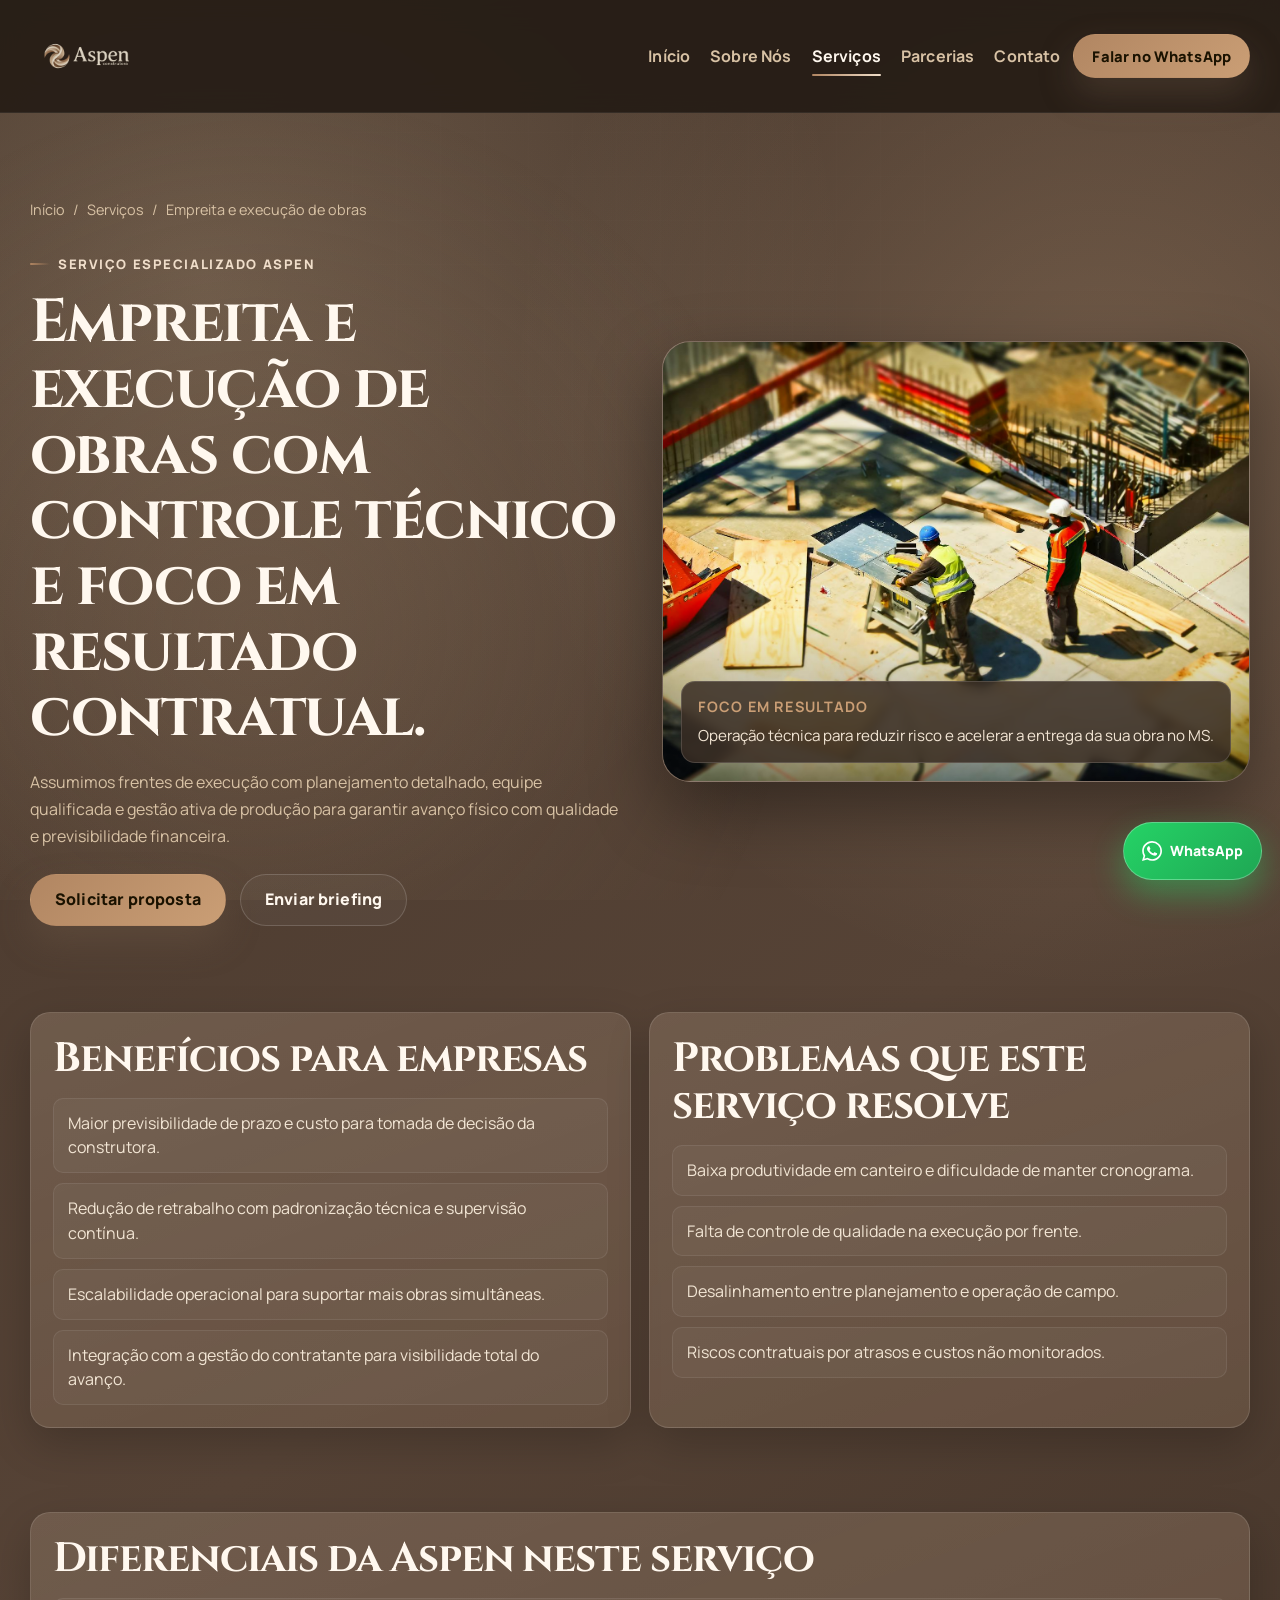
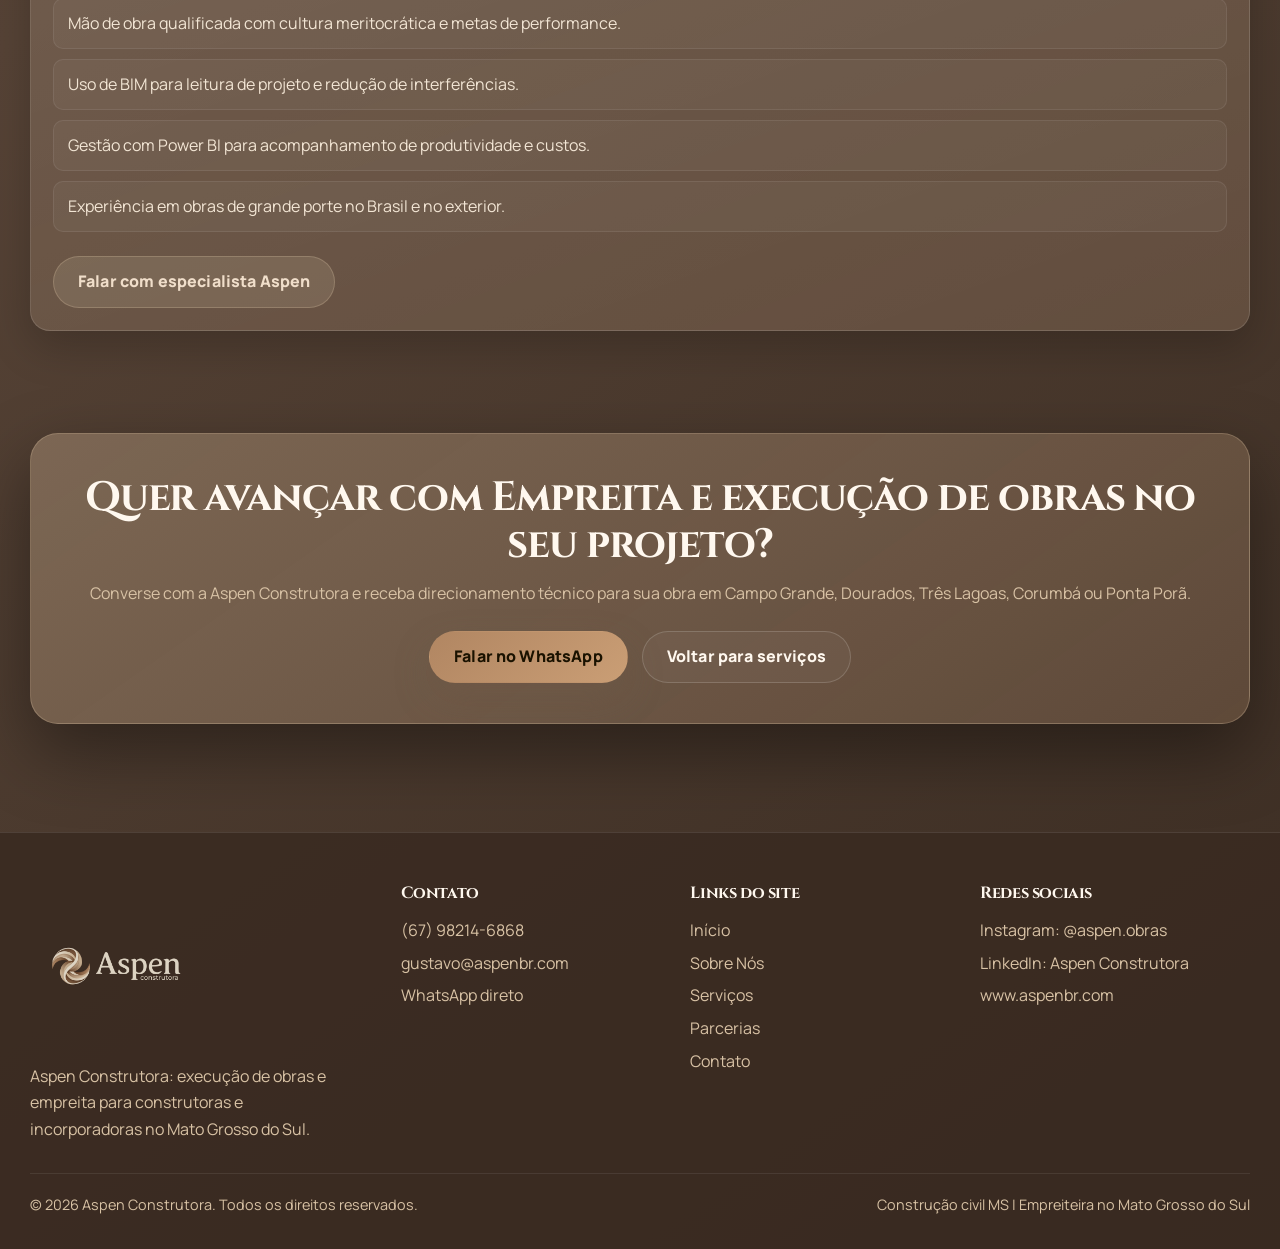
<file: servicos/empreita-execucao-de-obras.html>
﻿<!DOCTYPE html>
<html lang="pt-BR">
<head>
  <meta charset="UTF-8">
  <meta name="viewport" content="width=device-width, initial-scale=1.0">
  <title>Empreita e execução de obras | Aspen Construtora</title>
  <meta name="description" content="Serviço de empreita e execução de obras da Aspen Construtora para construtoras e incorporadoras no Mato Grosso do Sul com foco em prazo, custo e produtividade.">
  <meta name="keywords" content="empreita no Mato Grosso do Sul, execução de obras para construtoras, construção civil MS">
  <meta name="robots" content="index, follow">
  <meta name="theme-color" content="#8a6a5a">
  <meta property="og:title" content="Empreita e execução de obras | Aspen Construtora">
  <meta property="og:description" content="Serviço de empreita e execução de obras da Aspen Construtora para construtoras e incorporadoras no Mato Grosso do Sul com foco em prazo, custo e produtividade.">
  <meta property="og:type" content="article">
  <meta property="og:url" content="https://www.aspenbr.com/servicos/empreita-execucao-de-obras.html">
  <link rel="canonical" href="https://www.aspenbr.com/servicos/empreita-execucao-de-obras.html">
  <link rel="icon" type="image/png" href="../assets/icons/favicon.png">
  <link rel="preconnect" href="https://fonts.googleapis.com">
  <link rel="preconnect" href="https://fonts.gstatic.com" crossorigin>
  <link href="https://fonts.googleapis.com/css2?family=Cinzel:wght@500;600;700;800&family=Manrope:wght@400;500;600;700;800&display=swap" rel="stylesheet">
  <link rel="stylesheet" href="../styles.css">
  <script type="application/ld+json">
    {
      "@context": "https://schema.org",
      "@type": "Service",
      "name": "Empreita e execução de obras",
      "provider": {
        "@type": "ConstructionCompany",
        "name": "Aspen Construtora",
        "alternateName": "Construtora Aspen LTDA",
        "url": "https://www.aspenbr.com"
      },
      "areaServed": "Mato Grosso do Sul",
      "serviceType": "Empreita e execução de obras",
      "description": "Serviço de empreita e execução de obras da Aspen Construtora para construtoras e incorporadoras no Mato Grosso do Sul com foco em prazo, custo e produtividade."
    }
  </script>
</head>
<body>
  <header class="site-header">
    <div class="container header-inner">
      <a class="brand" href="../index.html" aria-label="Aspen Construtora">
        <img src="../assets/images/logo-horizontal.png" alt="Logo Aspen Construtora">
      </a>
      <button class="nav-toggle" type="button" aria-label="Abrir menu" aria-expanded="false">
        <span></span>
        <span></span>
        <span></span>
      </button>
      <nav class="main-nav" aria-label="Menu principal">
        <a href="../index.html">Início</a>
        <a href="../sobre.html">Sobre Nós</a>
        <a href="../servicos.html" class="active">Serviços</a>
        <a href="../parcerias.html">Parcerias</a>
        <a href="../contato.html">Contato</a>
      </nav>
      <a class="btn btn-primary btn-sm header-cta js-whatsapp" href="https://wa.me/5567982146868" data-message="Quero uma proposta de empreita e execução de obras com a Aspen.">Falar no WhatsApp</a>
    </div>
  </header>

  <main>
    <section class="page-hero">
      <div class="container two-col">
        <div class="page-title reveal">
          <div class="breadcrumb"><a href="../index.html">Início</a><span>/</span><a href="../servicos.html">Serviços</a><span>/</span><span>Empreita e execução de obras</span></div>
          <p class="eyebrow">Serviço especializado Aspen</p>
          <h1>Empreita e execução de obras com controle técnico e foco em resultado contratual.</h1>
          <p>Assumimos frentes de execução com planejamento detalhado, equipe qualificada e gestão ativa de produção para garantir avanço físico com qualidade e previsibilidade financeira.</p>
          <div class="hero-actions">
            <a class="btn btn-primary js-whatsapp" href="https://wa.me/5567982146868" data-message="Quero uma proposta de empreita e execução de obras com a Aspen.">Solicitar proposta</a>
            <a class="btn btn-outline" href="../contato.html">Enviar briefing</a>
          </div>
        </div>
        <div class="hero-panel reveal" data-delay="100">
          <img src="../assets/images/obra-1.jpg" alt="Empreita e execução de obras em obra no Mato Grosso do Sul">
          <div class="hero-badge">
            <strong>Foco em resultado</strong>
            <p>Operação técnica para reduzir risco e acelerar a entrega da sua obra no MS.</p>
          </div>
        </div>
      </div>
    </section>

    <section class="section section-tight">
      <div class="container detail-grid">
        <article class="detail-card reveal">
          <h2>Benefícios para empresas</h2>
          <ul class="feature-list">
            <li>Maior previsibilidade de prazo e custo para tomada de decisão da construtora.</li>
            <li>Redução de retrabalho com padronização técnica e supervisão contínua.</li>
            <li>Escalabilidade operacional para suportar mais obras simultâneas.</li>
            <li>Integração com a gestão do contratante para visibilidade total do avanço.</li>
          </ul>
        </article>
        <article class="detail-card reveal" data-delay="110">
          <h2>Problemas que este serviço resolve</h2>
          <ul class="problem-list">
            <li>Baixa produtividade em canteiro e dificuldade de manter cronograma.</li>
            <li>Falta de controle de qualidade na execução por frente.</li>
            <li>Desalinhamento entre planejamento e operação de campo.</li>
            <li>Riscos contratuais por atrasos e custos não monitorados.</li>
          </ul>
        </article>
      </div>
    </section>

    <section class="section section-tight">
      <div class="container">
        <article class="card reveal">
          <h2>Diferenciais da Aspen neste serviço</h2>
          <ul class="feature-list">
            <li>Mão de obra qualificada com cultura meritocrática e metas de performance.</li>
            <li>Uso de BIM para leitura de projeto e redução de interferências.</li>
            <li>Gestão com Power BI para acompanhamento de produtividade e custos.</li>
            <li>Experiência em obras de grande porte no Brasil e no exterior.</li>
          </ul>
          <div class="stack-actions">
            <a class="btn btn-soft js-whatsapp" href="https://wa.me/5567982146868" data-message="Quero uma proposta de empreita e execução de obras com a Aspen.">Falar com especialista Aspen</a>
          </div>
        </article>
      </div>
    </section>

    <section class="section">
      <div class="container">
        <div class="highlight-panel final-cta reveal">
          <h2>Quer avançar com Empreita e execução de obras no seu projeto?</h2>
          <p>Converse com a Aspen Construtora e receba direcionamento técnico para sua obra em Campo Grande, Dourados, Três Lagoas, Corumbá ou Ponta Porã.</p>
          <div class="stack-actions">
            <a class="btn btn-primary js-whatsapp" href="https://wa.me/5567982146868" data-message="Quero uma proposta de empreita e execução de obras com a Aspen.">Falar no WhatsApp</a>
            <a class="btn btn-outline" href="../servicos.html">Voltar para serviços</a>
          </div>
        </div>
      </div>
    </section>
  </main>

  <footer class="site-footer">
    <div class="container">
      <div class="footer-grid">
        <div class="footer-brand">
          <img src="../assets/images/logo-horizontal.png" alt="Aspen Construtora">
          <p>Aspen Construtora: execução de obras e empreita para construtoras e incorporadoras no Mato Grosso do Sul.</p>
        </div>
        <div class="footer-col">
          <h4>Contato</h4>
          <ul class="footer-links">
            <li><a href="tel:+5567982146868">(67) 98214-6868</a></li>
            <li><a href="mailto:gustavo@aspenbr.com">gustavo@aspenbr.com</a></li>
            <li><a href="https://wa.me/5567982146868" target="_blank" rel="noopener noreferrer">WhatsApp direto</a></li>
          </ul>
        </div>
        <div class="footer-col">
          <h4>Links do site</h4>
          <ul class="footer-links">
            <li><a href="../index.html">Início</a></li>
            <li><a href="../sobre.html">Sobre Nós</a></li>
            <li><a href="../servicos.html">Serviços</a></li>
            <li><a href="../parcerias.html">Parcerias</a></li>
            <li><a href="../contato.html">Contato</a></li>
          </ul>
        </div>
        <div class="footer-col">
          <h4>Redes sociais</h4>
          <ul class="footer-links">
            <li><a href="https://www.instagram.com/aspen.obras/" target="_blank" rel="noopener noreferrer">Instagram: @aspen.obras</a></li>
            <li><a href="https://www.linkedin.com/company/aspen-construtora" target="_blank" rel="noopener noreferrer">LinkedIn: Aspen Construtora</a></li>
            <li><a href="https://www.aspenbr.com" target="_blank" rel="noopener noreferrer">www.aspenbr.com</a></li>
          </ul>
        </div>
      </div>
      <div class="footer-bottom">
        <span>&copy; <span data-year></span> Aspen Construtora. Todos os direitos reservados.</span>
        <span>Construção civil MS | Empreiteira no Mato Grosso do Sul</span>
      </div>
    </div>
  </footer>

  <a class="whatsapp-float js-whatsapp" href="https://wa.me/5567982146868" aria-label="Conversar no WhatsApp" data-message="Quero uma proposta de empreita e execução de obras com a Aspen.">
    <svg width="20" height="20" viewBox="0 0 24 24" aria-hidden="true" fill="currentColor">
      <path d="M20.52 3.48A11.79 11.79 0 0 0 12.09 0C5.53 0 .2 5.33.2 11.89c0 2.1.55 4.15 1.6 5.96L0 24l6.35-1.66a11.8 11.8 0 0 0 5.74 1.47h.01c6.56 0 11.89-5.33 11.89-11.9 0-3.18-1.24-6.16-3.47-8.43ZM12.1 21.78h-.01a9.85 9.85 0 0 1-5.02-1.37l-.36-.21-3.76.98 1-3.67-.24-.38a9.83 9.83 0 0 1-1.52-5.24c0-5.46 4.44-9.9 9.9-9.9 2.64 0 5.12 1.03 6.98 2.9a9.8 9.8 0 0 1 2.9 6.98c0 5.47-4.44 9.91-9.89 9.91Zm5.43-7.37c-.3-.15-1.78-.88-2.06-.98-.27-.1-.47-.15-.66.15-.2.3-.76.98-.93 1.18-.17.2-.35.23-.65.08-.3-.15-1.27-.47-2.42-1.5a9.08 9.08 0 0 1-1.68-2.1c-.17-.3-.02-.46.13-.6.14-.14.3-.35.45-.52.15-.18.2-.3.3-.5.1-.2.05-.38-.02-.53-.08-.15-.66-1.6-.9-2.2-.24-.58-.48-.5-.66-.51h-.56c-.2 0-.52.08-.8.38-.27.3-1.04 1.02-1.04 2.49 0 1.47 1.07 2.88 1.22 3.08.15.2 2.1 3.2 5.08 4.48.71.31 1.26.5 1.7.64.71.23 1.35.2 1.86.12.57-.08 1.78-.73 2.03-1.43.25-.7.25-1.3.17-1.43-.07-.13-.27-.2-.56-.35Z"/>
    </svg>
    <span>WhatsApp</span>
  </a>

  <script src="../script.js" defer></script>
</body>
</html>
</file>
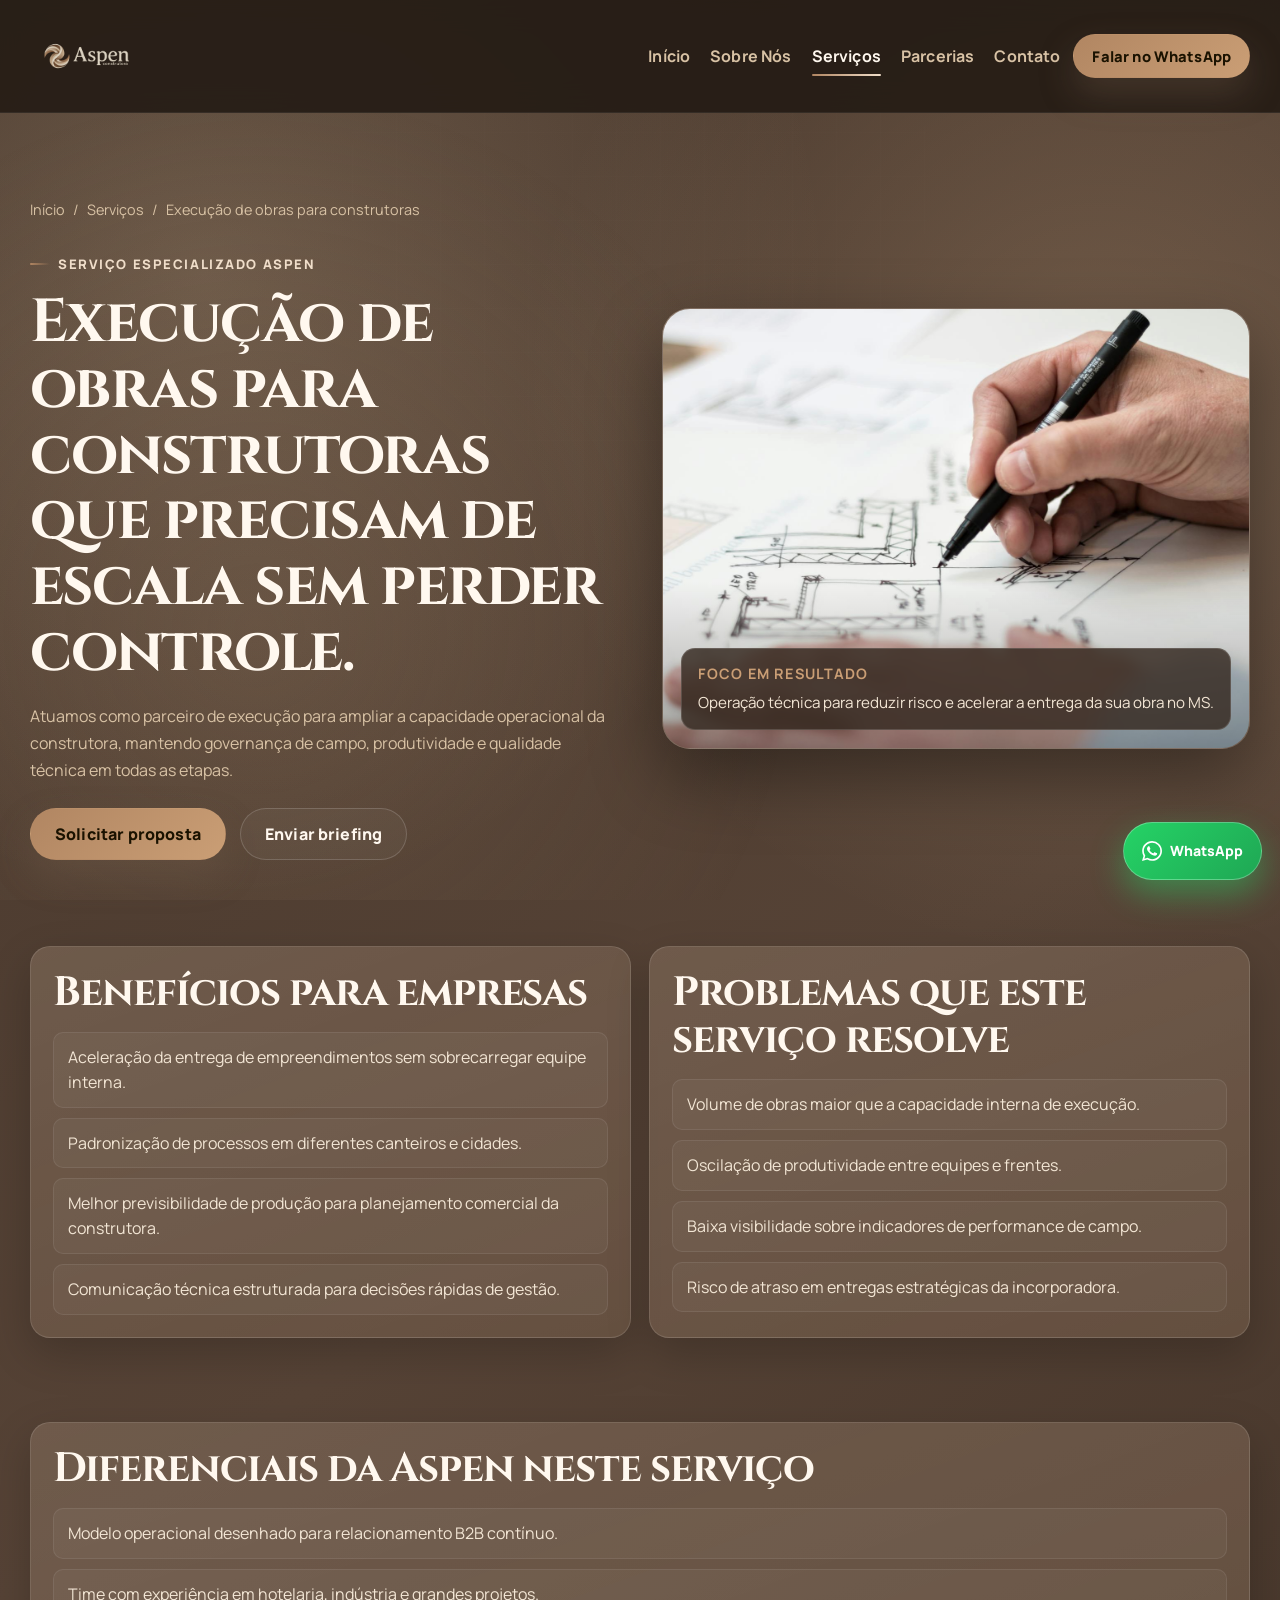
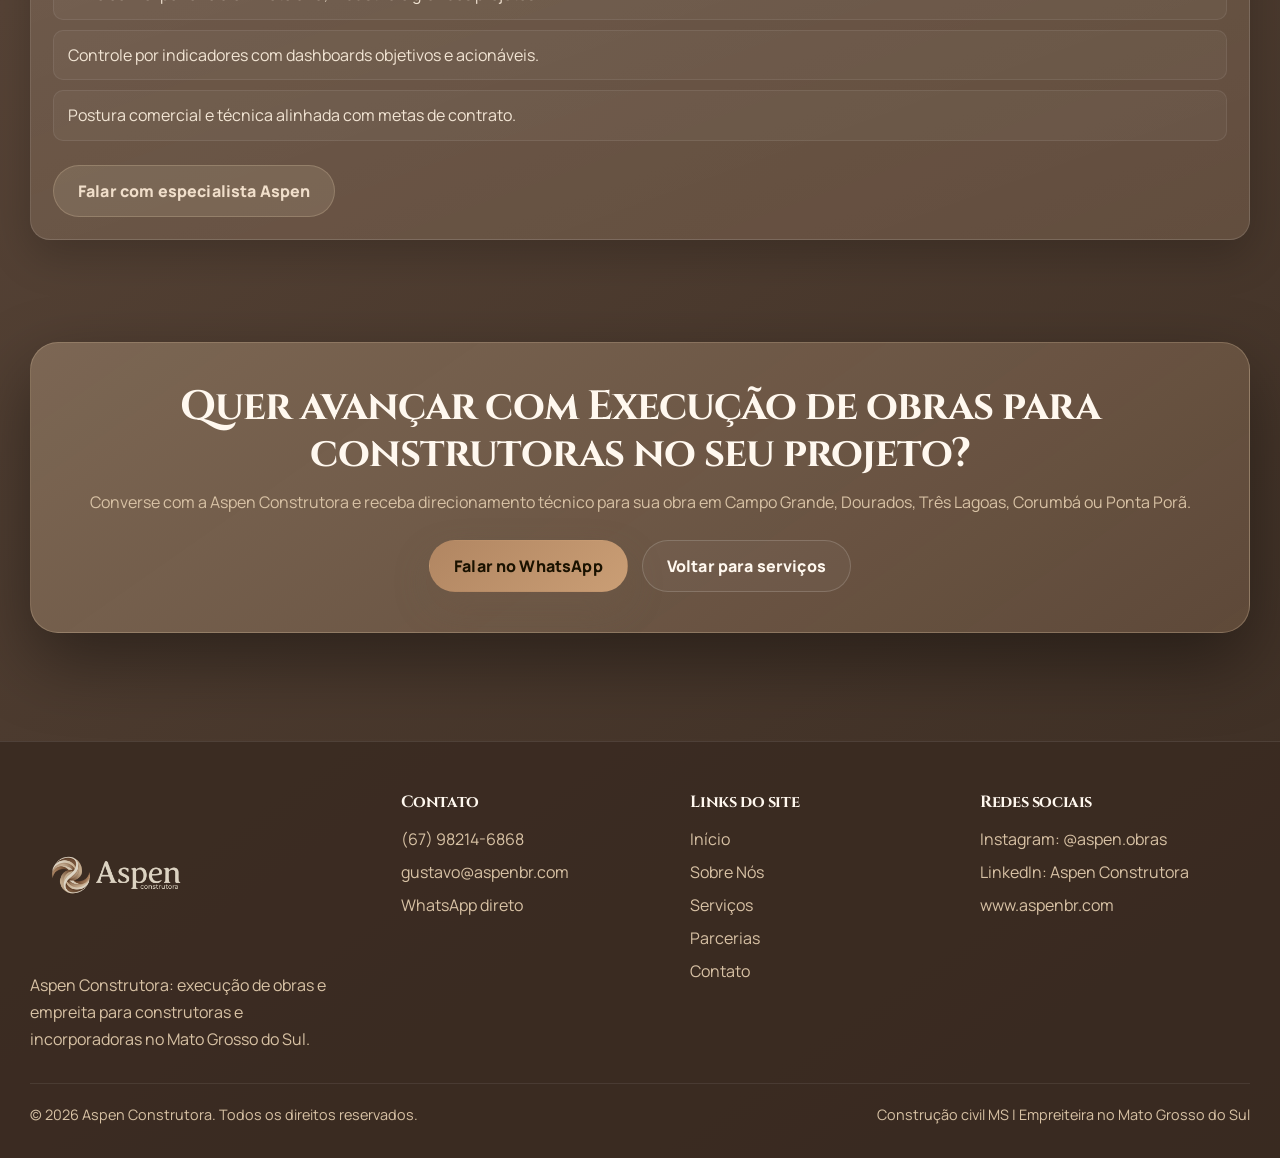
<file: servicos/execucao-de-obras-para-construtoras.html>
﻿<!DOCTYPE html>
<html lang="pt-BR">
<head>
  <meta charset="UTF-8">
  <meta name="viewport" content="width=device-width, initial-scale=1.0">
  <title>Execução de obras para construtoras | Aspen Construtora</title>
  <meta name="description" content="Execução de obras para construtoras no Mato Grosso do Sul com modelo B2B da Aspen Construtora para ganho de escala, qualidade e previsibilidade.">
  <meta name="keywords" content="execução de obras para construtoras, construtora parceira MS, empreiteira no Mato Grosso do Sul">
  <meta name="robots" content="index, follow">
  <meta name="theme-color" content="#8a6a5a">
  <meta property="og:title" content="Execução de obras para construtoras | Aspen Construtora">
  <meta property="og:description" content="Execução de obras para construtoras no Mato Grosso do Sul com modelo B2B da Aspen Construtora para ganho de escala, qualidade e previsibilidade.">
  <meta property="og:type" content="article">
  <meta property="og:url" content="https://www.aspenbr.com/servicos/execucao-de-obras-para-construtoras.html">
  <link rel="canonical" href="https://www.aspenbr.com/servicos/execucao-de-obras-para-construtoras.html">
  <link rel="icon" type="image/png" href="../assets/icons/favicon.png">
  <link rel="preconnect" href="https://fonts.googleapis.com">
  <link rel="preconnect" href="https://fonts.gstatic.com" crossorigin>
  <link href="https://fonts.googleapis.com/css2?family=Cinzel:wght@500;600;700;800&family=Manrope:wght@400;500;600;700;800&display=swap" rel="stylesheet">
  <link rel="stylesheet" href="../styles.css">
  <script type="application/ld+json">
    {
      "@context": "https://schema.org",
      "@type": "Service",
      "name": "Execução de obras para construtoras",
      "provider": {
        "@type": "ConstructionCompany",
        "name": "Aspen Construtora",
        "alternateName": "Construtora Aspen LTDA",
        "url": "https://www.aspenbr.com"
      },
      "areaServed": "Mato Grosso do Sul",
      "serviceType": "Execução de obras para construtoras",
      "description": "Execução de obras para construtoras no Mato Grosso do Sul com modelo B2B da Aspen Construtora para ganho de escala, qualidade e previsibilidade."
    }
  </script>
</head>
<body>
  <header class="site-header">
    <div class="container header-inner">
      <a class="brand" href="../index.html" aria-label="Aspen Construtora">
        <img src="../assets/images/logo-horizontal.png" alt="Logo Aspen Construtora">
      </a>
      <button class="nav-toggle" type="button" aria-label="Abrir menu" aria-expanded="false">
        <span></span>
        <span></span>
        <span></span>
      </button>
      <nav class="main-nav" aria-label="Menu principal">
        <a href="../index.html">Início</a>
        <a href="../sobre.html">Sobre Nós</a>
        <a href="../servicos.html" class="active">Serviços</a>
        <a href="../parcerias.html">Parcerias</a>
        <a href="../contato.html">Contato</a>
      </nav>
      <a class="btn btn-primary btn-sm header-cta js-whatsapp" href="https://wa.me/5567982146868" data-message="Quero apresentar as obras da minha construtora para parceria com a Aspen.">Falar no WhatsApp</a>
    </div>
  </header>

  <main>
    <section class="page-hero">
      <div class="container two-col">
        <div class="page-title reveal">
          <div class="breadcrumb"><a href="../index.html">Início</a><span>/</span><a href="../servicos.html">Serviços</a><span>/</span><span>Execução de obras para construtoras</span></div>
          <p class="eyebrow">Serviço especializado Aspen</p>
          <h1>Execução de obras para construtoras que precisam de escala sem perder controle.</h1>
          <p>Atuamos como parceiro de execução para ampliar a capacidade operacional da construtora, mantendo governança de campo, produtividade e qualidade técnica em todas as etapas.</p>
          <div class="hero-actions">
            <a class="btn btn-primary js-whatsapp" href="https://wa.me/5567982146868" data-message="Quero apresentar as obras da minha construtora para parceria com a Aspen.">Solicitar proposta</a>
            <a class="btn btn-outline" href="../contato.html">Enviar briefing</a>
          </div>
        </div>
        <div class="hero-panel reveal" data-delay="100">
          <img src="../assets/images/obra-3.jpg" alt="Execução de obras para construtoras em obra no Mato Grosso do Sul">
          <div class="hero-badge">
            <strong>Foco em resultado</strong>
            <p>Operação técnica para reduzir risco e acelerar a entrega da sua obra no MS.</p>
          </div>
        </div>
      </div>
    </section>

    <section class="section section-tight">
      <div class="container detail-grid">
        <article class="detail-card reveal">
          <h2>Benefícios para empresas</h2>
          <ul class="feature-list">
            <li>Aceleração da entrega de empreendimentos sem sobrecarregar equipe interna.</li>
            <li>Padronização de processos em diferentes canteiros e cidades.</li>
            <li>Melhor previsibilidade de produção para planejamento comercial da construtora.</li>
            <li>Comunicação técnica estruturada para decisões rápidas de gestão.</li>
          </ul>
        </article>
        <article class="detail-card reveal" data-delay="110">
          <h2>Problemas que este serviço resolve</h2>
          <ul class="problem-list">
            <li>Volume de obras maior que a capacidade interna de execução.</li>
            <li>Oscilação de produtividade entre equipes e frentes.</li>
            <li>Baixa visibilidade sobre indicadores de performance de campo.</li>
            <li>Risco de atraso em entregas estratégicas da incorporadora.</li>
          </ul>
        </article>
      </div>
    </section>

    <section class="section section-tight">
      <div class="container">
        <article class="card reveal">
          <h2>Diferenciais da Aspen neste serviço</h2>
          <ul class="feature-list">
            <li>Modelo operacional desenhado para relacionamento B2B contínuo.</li>
            <li>Time com experiência em hotelaria, indústria e grandes projetos.</li>
            <li>Controle por indicadores com dashboards objetivos e acionáveis.</li>
            <li>Postura comercial e técnica alinhada com metas de contrato.</li>
          </ul>
          <div class="stack-actions">
            <a class="btn btn-soft js-whatsapp" href="https://wa.me/5567982146868" data-message="Quero apresentar as obras da minha construtora para parceria com a Aspen.">Falar com especialista Aspen</a>
          </div>
        </article>
      </div>
    </section>

    <section class="section">
      <div class="container">
        <div class="highlight-panel final-cta reveal">
          <h2>Quer avançar com Execução de obras para construtoras no seu projeto?</h2>
          <p>Converse com a Aspen Construtora e receba direcionamento técnico para sua obra em Campo Grande, Dourados, Três Lagoas, Corumbá ou Ponta Porã.</p>
          <div class="stack-actions">
            <a class="btn btn-primary js-whatsapp" href="https://wa.me/5567982146868" data-message="Quero apresentar as obras da minha construtora para parceria com a Aspen.">Falar no WhatsApp</a>
            <a class="btn btn-outline" href="../servicos.html">Voltar para serviços</a>
          </div>
        </div>
      </div>
    </section>
  </main>

  <footer class="site-footer">
    <div class="container">
      <div class="footer-grid">
        <div class="footer-brand">
          <img src="../assets/images/logo-horizontal.png" alt="Aspen Construtora">
          <p>Aspen Construtora: execução de obras e empreita para construtoras e incorporadoras no Mato Grosso do Sul.</p>
        </div>
        <div class="footer-col">
          <h4>Contato</h4>
          <ul class="footer-links">
            <li><a href="tel:+5567982146868">(67) 98214-6868</a></li>
            <li><a href="mailto:gustavo@aspenbr.com">gustavo@aspenbr.com</a></li>
            <li><a href="https://wa.me/5567982146868" target="_blank" rel="noopener noreferrer">WhatsApp direto</a></li>
          </ul>
        </div>
        <div class="footer-col">
          <h4>Links do site</h4>
          <ul class="footer-links">
            <li><a href="../index.html">Início</a></li>
            <li><a href="../sobre.html">Sobre Nós</a></li>
            <li><a href="../servicos.html">Serviços</a></li>
            <li><a href="../parcerias.html">Parcerias</a></li>
            <li><a href="../contato.html">Contato</a></li>
          </ul>
        </div>
        <div class="footer-col">
          <h4>Redes sociais</h4>
          <ul class="footer-links">
            <li><a href="https://www.instagram.com/aspen.obras/" target="_blank" rel="noopener noreferrer">Instagram: @aspen.obras</a></li>
            <li><a href="https://www.linkedin.com/company/aspen-construtora" target="_blank" rel="noopener noreferrer">LinkedIn: Aspen Construtora</a></li>
            <li><a href="https://www.aspenbr.com" target="_blank" rel="noopener noreferrer">www.aspenbr.com</a></li>
          </ul>
        </div>
      </div>
      <div class="footer-bottom">
        <span>&copy; <span data-year></span> Aspen Construtora. Todos os direitos reservados.</span>
        <span>Construção civil MS | Empreiteira no Mato Grosso do Sul</span>
      </div>
    </div>
  </footer>

  <a class="whatsapp-float js-whatsapp" href="https://wa.me/5567982146868" aria-label="Conversar no WhatsApp" data-message="Quero apresentar as obras da minha construtora para parceria com a Aspen.">
    <svg width="20" height="20" viewBox="0 0 24 24" aria-hidden="true" fill="currentColor">
      <path d="M20.52 3.48A11.79 11.79 0 0 0 12.09 0C5.53 0 .2 5.33.2 11.89c0 2.1.55 4.15 1.6 5.96L0 24l6.35-1.66a11.8 11.8 0 0 0 5.74 1.47h.01c6.56 0 11.89-5.33 11.89-11.9 0-3.18-1.24-6.16-3.47-8.43ZM12.1 21.78h-.01a9.85 9.85 0 0 1-5.02-1.37l-.36-.21-3.76.98 1-3.67-.24-.38a9.83 9.83 0 0 1-1.52-5.24c0-5.46 4.44-9.9 9.9-9.9 2.64 0 5.12 1.03 6.98 2.9a9.8 9.8 0 0 1 2.9 6.98c0 5.47-4.44 9.91-9.89 9.91Zm5.43-7.37c-.3-.15-1.78-.88-2.06-.98-.27-.1-.47-.15-.66.15-.2.3-.76.98-.93 1.18-.17.2-.35.23-.65.08-.3-.15-1.27-.47-2.42-1.5a9.08 9.08 0 0 1-1.68-2.1c-.17-.3-.02-.46.13-.6.14-.14.3-.35.45-.52.15-.18.2-.3.3-.5.1-.2.05-.38-.02-.53-.08-.15-.66-1.6-.9-2.2-.24-.58-.48-.5-.66-.51h-.56c-.2 0-.52.08-.8.38-.27.3-1.04 1.02-1.04 2.49 0 1.47 1.07 2.88 1.22 3.08.15.2 2.1 3.2 5.08 4.48.71.31 1.26.5 1.7.64.71.23 1.35.2 1.86.12.57-.08 1.78-.73 2.03-1.43.25-.7.25-1.3.17-1.43-.07-.13-.27-.2-.56-.35Z"/>
    </svg>
    <span>WhatsApp</span>
  </a>

  <script src="../script.js" defer></script>
</body>
</html>
</file>
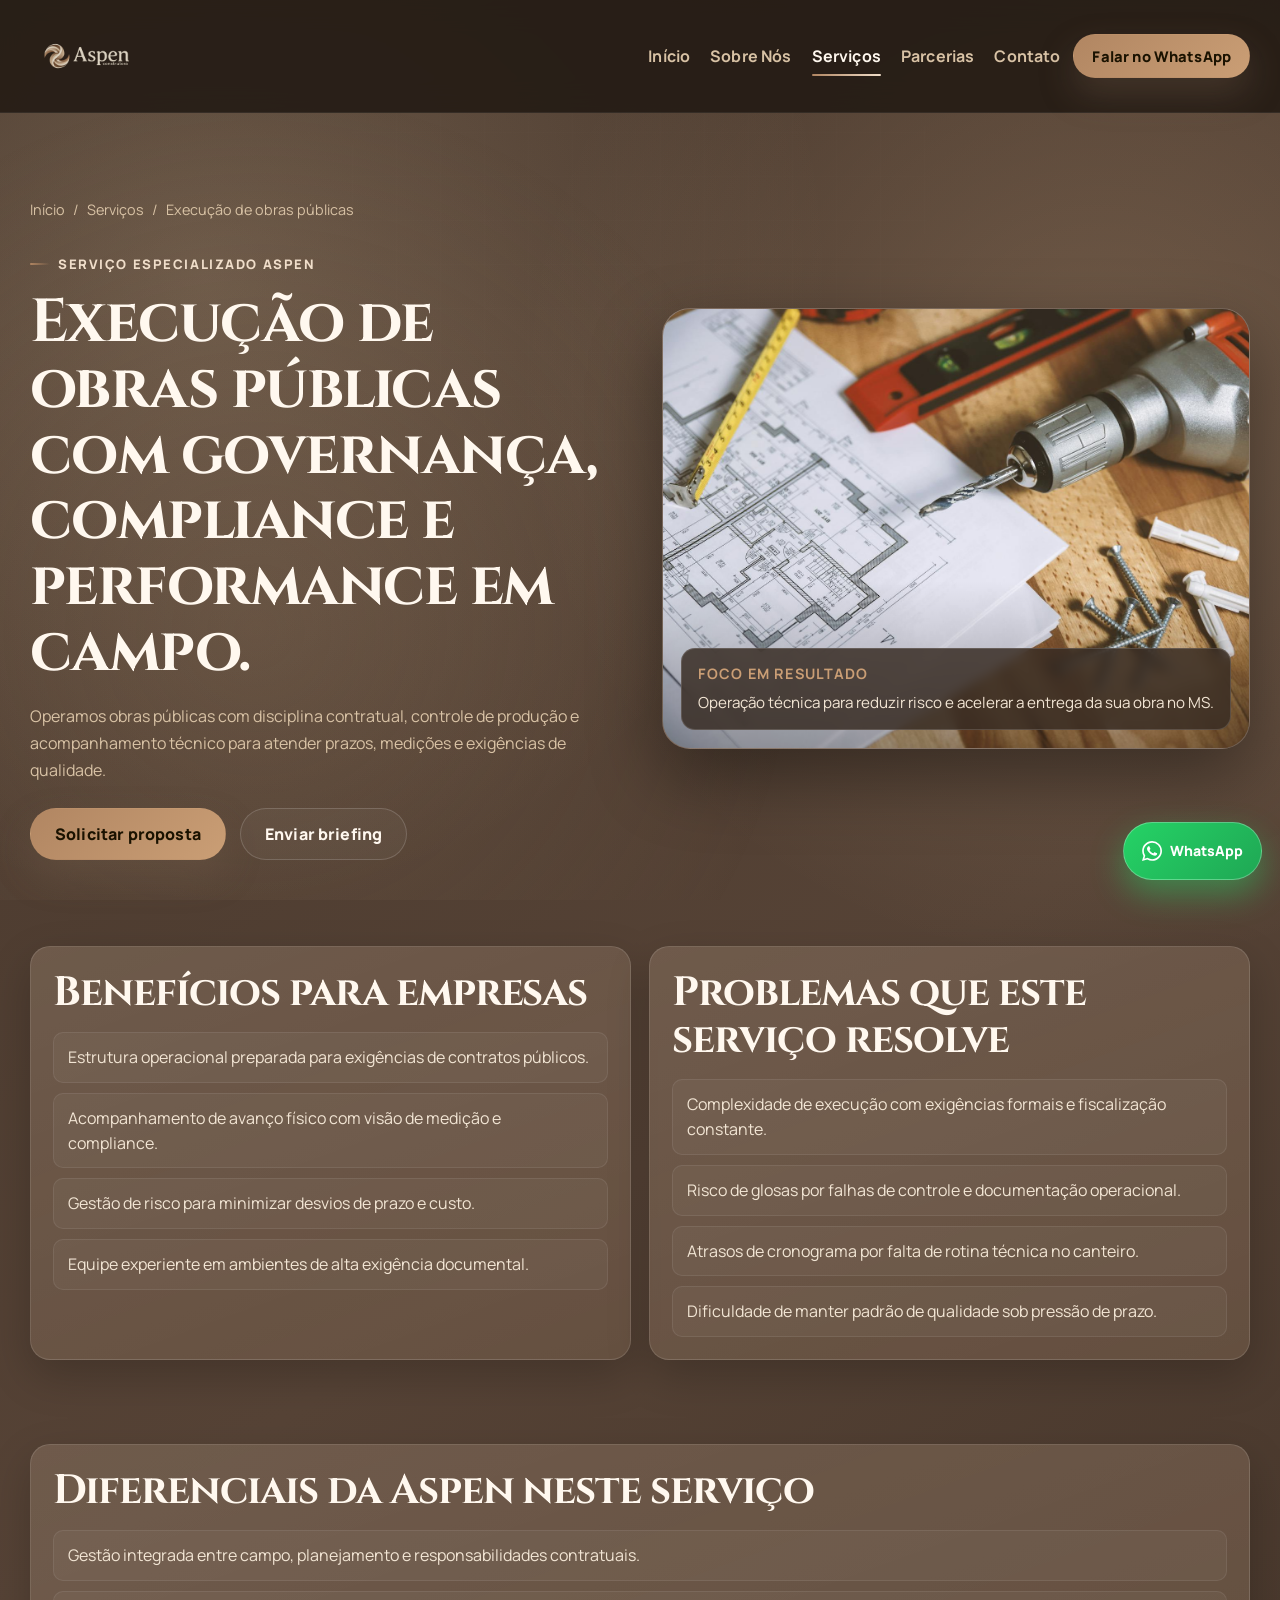
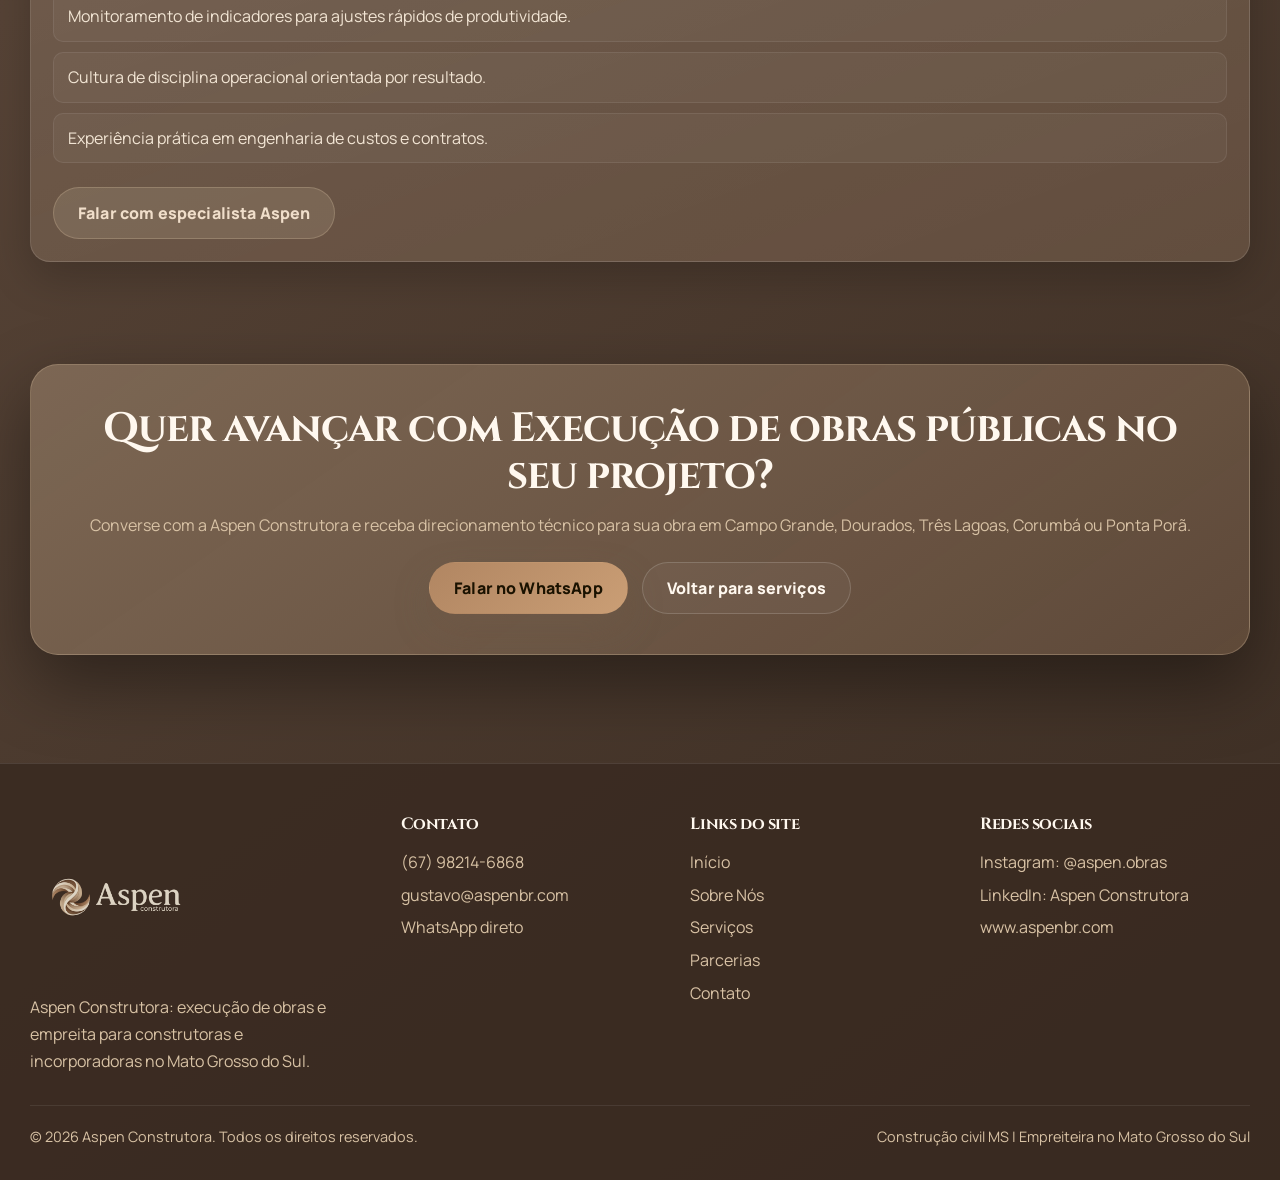
<file: servicos/execucao-de-obras-publicas.html>
﻿<!DOCTYPE html>
<html lang="pt-BR">
<head>
  <meta charset="UTF-8">
  <meta name="viewport" content="width=device-width, initial-scale=1.0">
  <title>Execução de obras públicas | Aspen Construtora</title>
  <meta name="description" content="Execução de obras públicas no Mato Grosso do Sul com governança, controle de contrato e padrão técnico para atender exigências de órgãos públicos.">
  <meta name="keywords" content="execução de obras públicas MS, empreiteira obras públicas, construção civil licitação Mato Grosso do Sul">
  <meta name="robots" content="index, follow">
  <meta name="theme-color" content="#8a6a5a">
  <meta property="og:title" content="Execução de obras públicas | Aspen Construtora">
  <meta property="og:description" content="Execução de obras públicas no Mato Grosso do Sul com governança, controle de contrato e padrão técnico para atender exigências de órgãos públicos.">
  <meta property="og:type" content="article">
  <meta property="og:url" content="https://www.aspenbr.com/servicos/execucao-de-obras-publicas.html">
  <link rel="canonical" href="https://www.aspenbr.com/servicos/execucao-de-obras-publicas.html">
  <link rel="icon" type="image/png" href="../assets/icons/favicon.png">
  <link rel="preconnect" href="https://fonts.googleapis.com">
  <link rel="preconnect" href="https://fonts.gstatic.com" crossorigin>
  <link href="https://fonts.googleapis.com/css2?family=Cinzel:wght@500;600;700;800&family=Manrope:wght@400;500;600;700;800&display=swap" rel="stylesheet">
  <link rel="stylesheet" href="../styles.css">
  <script type="application/ld+json">
    {
      "@context": "https://schema.org",
      "@type": "Service",
      "name": "Execução de obras públicas",
      "provider": {
        "@type": "ConstructionCompany",
        "name": "Aspen Construtora",
        "alternateName": "Construtora Aspen LTDA",
        "url": "https://www.aspenbr.com"
      },
      "areaServed": "Mato Grosso do Sul",
      "serviceType": "Execução de obras públicas",
      "description": "Execução de obras públicas no Mato Grosso do Sul com governança, controle de contrato e padrão técnico para atender exigências de órgãos públicos."
    }
  </script>
</head>
<body>
  <header class="site-header">
    <div class="container header-inner">
      <a class="brand" href="../index.html" aria-label="Aspen Construtora">
        <img src="../assets/images/logo-horizontal.png" alt="Logo Aspen Construtora">
      </a>
      <button class="nav-toggle" type="button" aria-label="Abrir menu" aria-expanded="false">
        <span></span>
        <span></span>
        <span></span>
      </button>
      <nav class="main-nav" aria-label="Menu principal">
        <a href="../index.html">Início</a>
        <a href="../sobre.html">Sobre Nós</a>
        <a href="../servicos.html" class="active">Serviços</a>
        <a href="../parcerias.html">Parcerias</a>
        <a href="../contato.html">Contato</a>
      </nav>
      <a class="btn btn-primary btn-sm header-cta js-whatsapp" href="https://wa.me/5567982146868" data-message="Quero conversar sobre execução de obras públicas com a Aspen.">Falar no WhatsApp</a>
    </div>
  </header>

  <main>
    <section class="page-hero">
      <div class="container two-col">
        <div class="page-title reveal">
          <div class="breadcrumb"><a href="../index.html">Início</a><span>/</span><a href="../servicos.html">Serviços</a><span>/</span><span>Execução de obras públicas</span></div>
          <p class="eyebrow">Serviço especializado Aspen</p>
          <h1>Execução de obras públicas com governança, compliance e performance em campo.</h1>
          <p>Operamos obras públicas com disciplina contratual, controle de produção e acompanhamento técnico para atender prazos, medições e exigências de qualidade.</p>
          <div class="hero-actions">
            <a class="btn btn-primary js-whatsapp" href="https://wa.me/5567982146868" data-message="Quero conversar sobre execução de obras públicas com a Aspen.">Solicitar proposta</a>
            <a class="btn btn-outline" href="../contato.html">Enviar briefing</a>
          </div>
        </div>
        <div class="hero-panel reveal" data-delay="100">
          <img src="../assets/images/obra-5.jpg" alt="Execução de obras públicas em obra no Mato Grosso do Sul">
          <div class="hero-badge">
            <strong>Foco em resultado</strong>
            <p>Operação técnica para reduzir risco e acelerar a entrega da sua obra no MS.</p>
          </div>
        </div>
      </div>
    </section>

    <section class="section section-tight">
      <div class="container detail-grid">
        <article class="detail-card reveal">
          <h2>Benefícios para empresas</h2>
          <ul class="feature-list">
            <li>Estrutura operacional preparada para exigências de contratos públicos.</li>
            <li>Acompanhamento de avanço físico com visão de medição e compliance.</li>
            <li>Gestão de risco para minimizar desvios de prazo e custo.</li>
            <li>Equipe experiente em ambientes de alta exigência documental.</li>
          </ul>
        </article>
        <article class="detail-card reveal" data-delay="110">
          <h2>Problemas que este serviço resolve</h2>
          <ul class="problem-list">
            <li>Complexidade de execução com exigências formais e fiscalização constante.</li>
            <li>Risco de glosas por falhas de controle e documentação operacional.</li>
            <li>Atrasos de cronograma por falta de rotina técnica no canteiro.</li>
            <li>Dificuldade de manter padrão de qualidade sob pressão de prazo.</li>
          </ul>
        </article>
      </div>
    </section>

    <section class="section section-tight">
      <div class="container">
        <article class="card reveal">
          <h2>Diferenciais da Aspen neste serviço</h2>
          <ul class="feature-list">
            <li>Gestão integrada entre campo, planejamento e responsabilidades contratuais.</li>
            <li>Monitoramento de indicadores para ajustes rápidos de produtividade.</li>
            <li>Cultura de disciplina operacional orientada por resultado.</li>
            <li>Experiência prática em engenharia de custos e contratos.</li>
          </ul>
          <div class="stack-actions">
            <a class="btn btn-soft js-whatsapp" href="https://wa.me/5567982146868" data-message="Quero conversar sobre execução de obras públicas com a Aspen.">Falar com especialista Aspen</a>
          </div>
        </article>
      </div>
    </section>

    <section class="section">
      <div class="container">
        <div class="highlight-panel final-cta reveal">
          <h2>Quer avançar com Execução de obras públicas no seu projeto?</h2>
          <p>Converse com a Aspen Construtora e receba direcionamento técnico para sua obra em Campo Grande, Dourados, Três Lagoas, Corumbá ou Ponta Porã.</p>
          <div class="stack-actions">
            <a class="btn btn-primary js-whatsapp" href="https://wa.me/5567982146868" data-message="Quero conversar sobre execução de obras públicas com a Aspen.">Falar no WhatsApp</a>
            <a class="btn btn-outline" href="../servicos.html">Voltar para serviços</a>
          </div>
        </div>
      </div>
    </section>
  </main>

  <footer class="site-footer">
    <div class="container">
      <div class="footer-grid">
        <div class="footer-brand">
          <img src="../assets/images/logo-horizontal.png" alt="Aspen Construtora">
          <p>Aspen Construtora: execução de obras e empreita para construtoras e incorporadoras no Mato Grosso do Sul.</p>
        </div>
        <div class="footer-col">
          <h4>Contato</h4>
          <ul class="footer-links">
            <li><a href="tel:+5567982146868">(67) 98214-6868</a></li>
            <li><a href="mailto:gustavo@aspenbr.com">gustavo@aspenbr.com</a></li>
            <li><a href="https://wa.me/5567982146868" target="_blank" rel="noopener noreferrer">WhatsApp direto</a></li>
          </ul>
        </div>
        <div class="footer-col">
          <h4>Links do site</h4>
          <ul class="footer-links">
            <li><a href="../index.html">Início</a></li>
            <li><a href="../sobre.html">Sobre Nós</a></li>
            <li><a href="../servicos.html">Serviços</a></li>
            <li><a href="../parcerias.html">Parcerias</a></li>
            <li><a href="../contato.html">Contato</a></li>
          </ul>
        </div>
        <div class="footer-col">
          <h4>Redes sociais</h4>
          <ul class="footer-links">
            <li><a href="https://www.instagram.com/aspen.obras/" target="_blank" rel="noopener noreferrer">Instagram: @aspen.obras</a></li>
            <li><a href="https://www.linkedin.com/company/aspen-construtora" target="_blank" rel="noopener noreferrer">LinkedIn: Aspen Construtora</a></li>
            <li><a href="https://www.aspenbr.com" target="_blank" rel="noopener noreferrer">www.aspenbr.com</a></li>
          </ul>
        </div>
      </div>
      <div class="footer-bottom">
        <span>&copy; <span data-year></span> Aspen Construtora. Todos os direitos reservados.</span>
        <span>Construção civil MS | Empreiteira no Mato Grosso do Sul</span>
      </div>
    </div>
  </footer>

  <a class="whatsapp-float js-whatsapp" href="https://wa.me/5567982146868" aria-label="Conversar no WhatsApp" data-message="Quero conversar sobre execução de obras públicas com a Aspen.">
    <svg width="20" height="20" viewBox="0 0 24 24" aria-hidden="true" fill="currentColor">
      <path d="M20.52 3.48A11.79 11.79 0 0 0 12.09 0C5.53 0 .2 5.33.2 11.89c0 2.1.55 4.15 1.6 5.96L0 24l6.35-1.66a11.8 11.8 0 0 0 5.74 1.47h.01c6.56 0 11.89-5.33 11.89-11.9 0-3.18-1.24-6.16-3.47-8.43ZM12.1 21.78h-.01a9.85 9.85 0 0 1-5.02-1.37l-.36-.21-3.76.98 1-3.67-.24-.38a9.83 9.83 0 0 1-1.52-5.24c0-5.46 4.44-9.9 9.9-9.9 2.64 0 5.12 1.03 6.98 2.9a9.8 9.8 0 0 1 2.9 6.98c0 5.47-4.44 9.91-9.89 9.91Zm5.43-7.37c-.3-.15-1.78-.88-2.06-.98-.27-.1-.47-.15-.66.15-.2.3-.76.98-.93 1.18-.17.2-.35.23-.65.08-.3-.15-1.27-.47-2.42-1.5a9.08 9.08 0 0 1-1.68-2.1c-.17-.3-.02-.46.13-.6.14-.14.3-.35.45-.52.15-.18.2-.3.3-.5.1-.2.05-.38-.02-.53-.08-.15-.66-1.6-.9-2.2-.24-.58-.48-.5-.66-.51h-.56c-.2 0-.52.08-.8.38-.27.3-1.04 1.02-1.04 2.49 0 1.47 1.07 2.88 1.22 3.08.15.2 2.1 3.2 5.08 4.48.71.31 1.26.5 1.7.64.71.23 1.35.2 1.86.12.57-.08 1.78-.73 2.03-1.43.25-.7.25-1.3.17-1.43-.07-.13-.27-.2-.56-.35Z"/>
    </svg>
    <span>WhatsApp</span>
  </a>

  <script src="../script.js" defer></script>
</body>
</html>
</file>
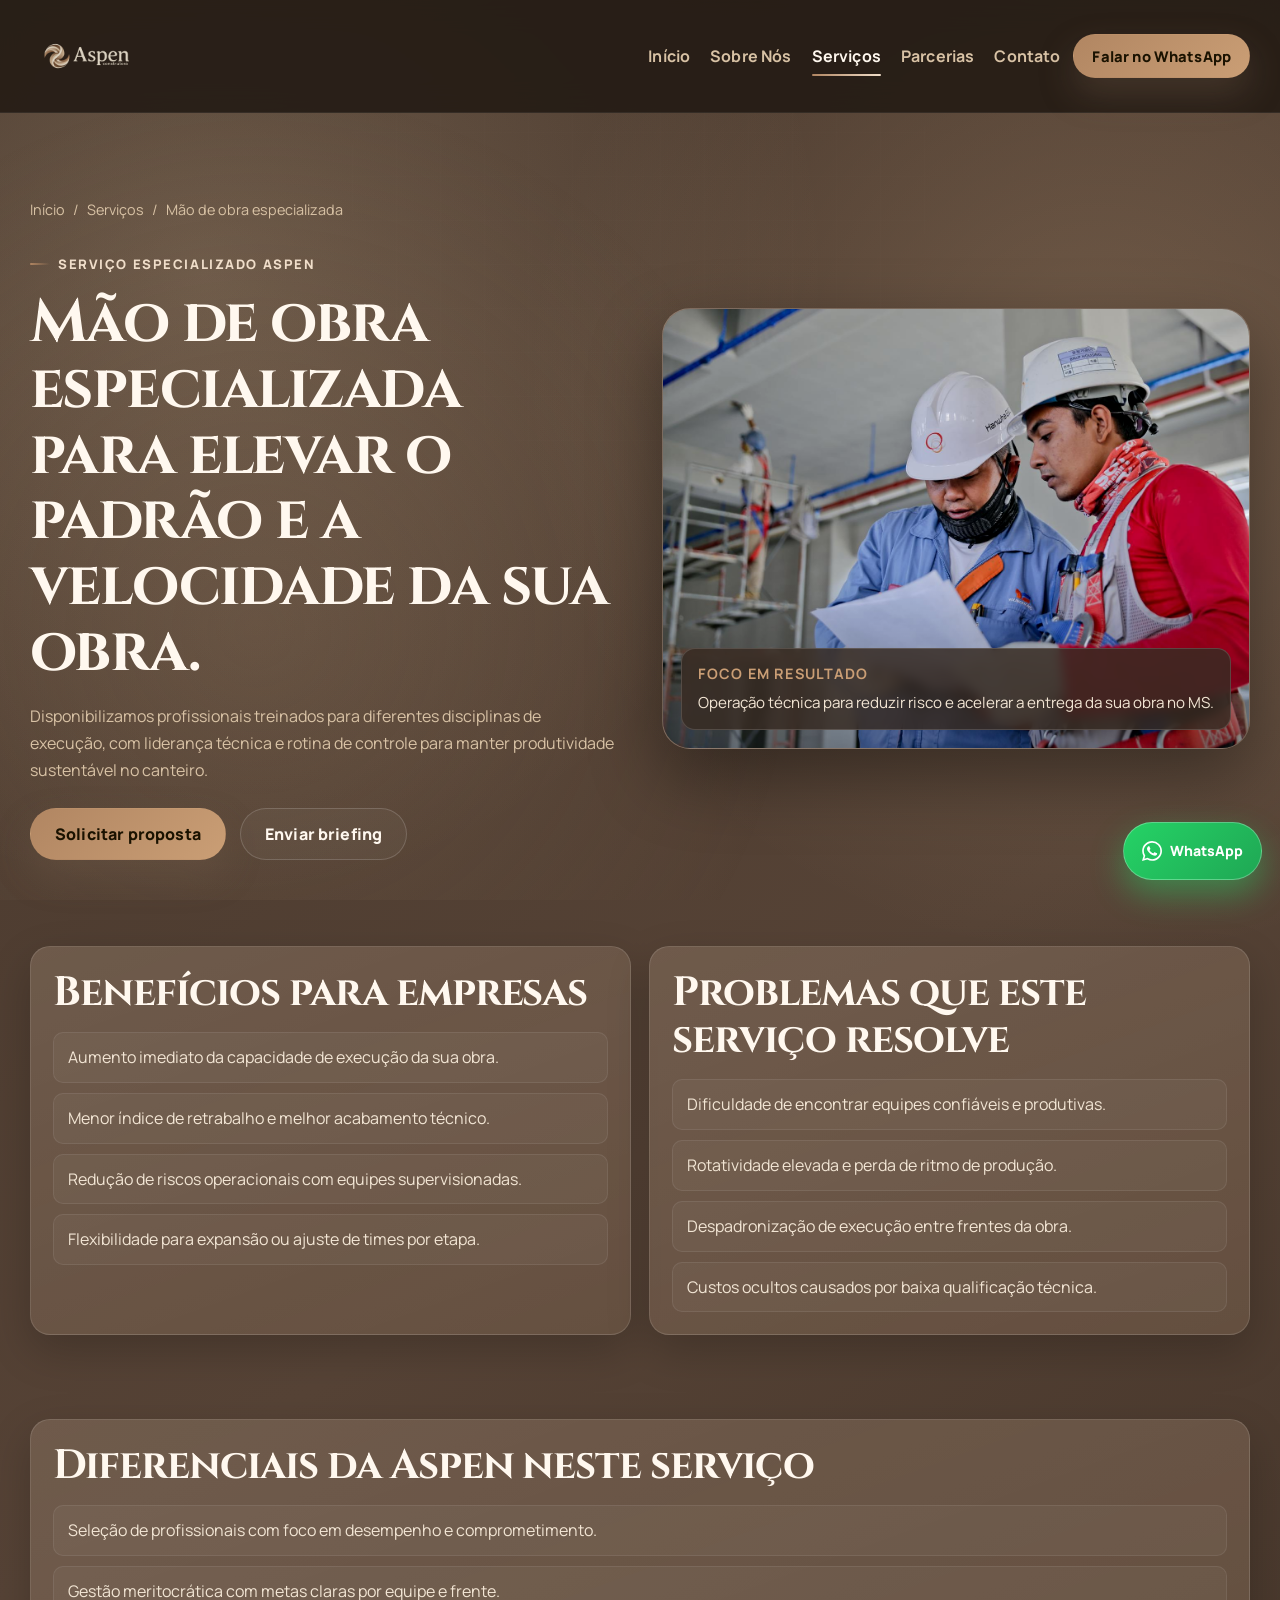
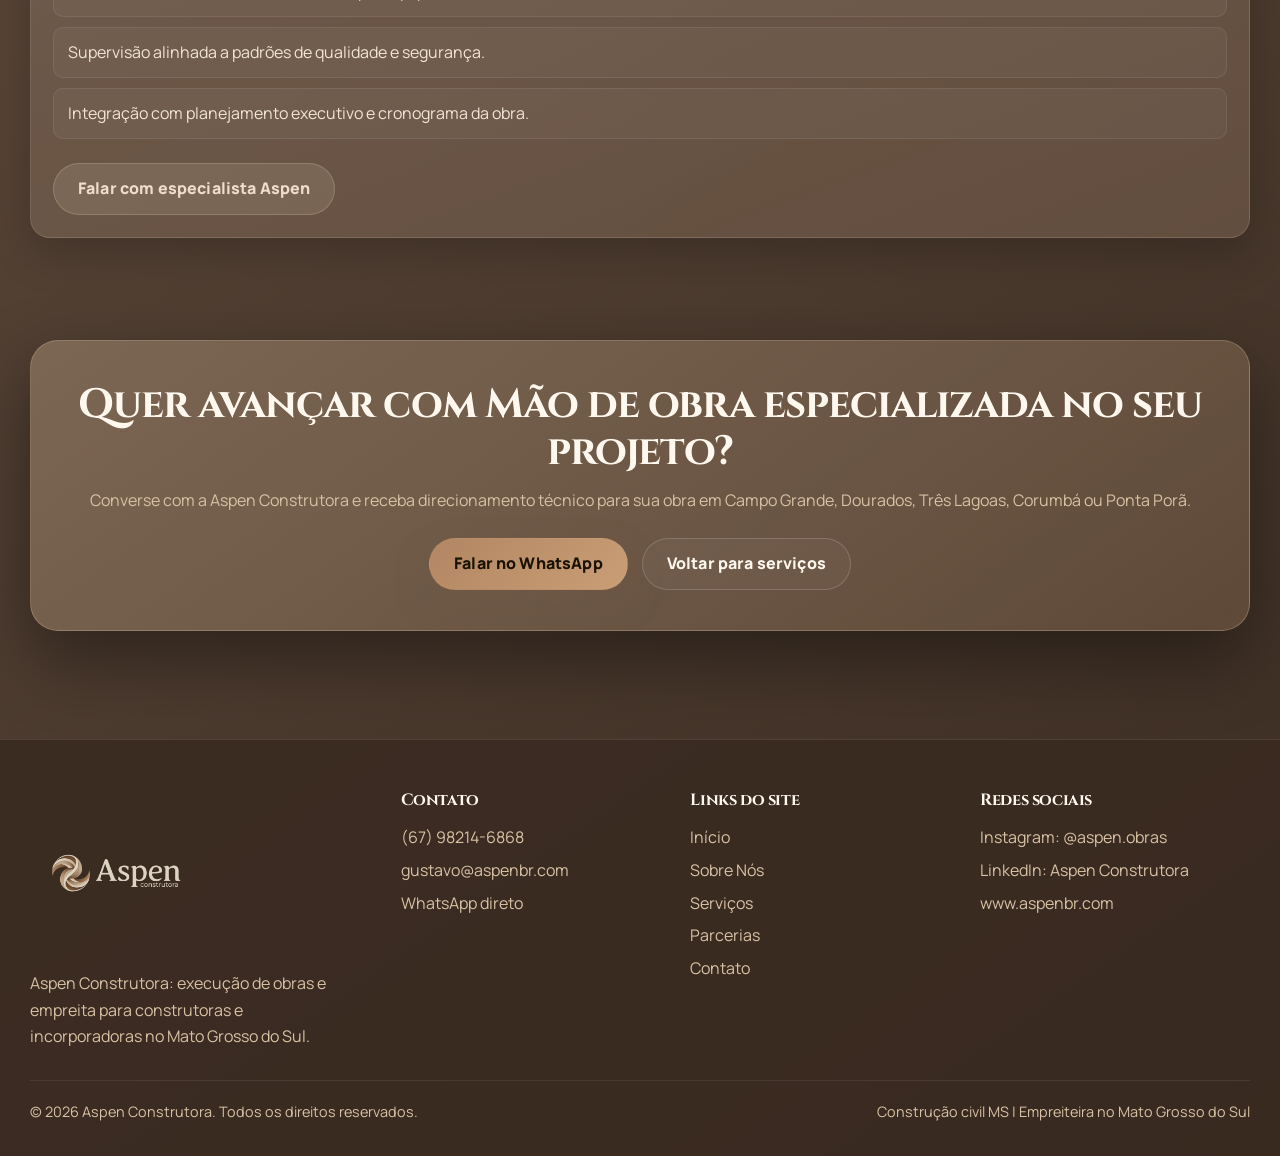
<file: servicos/mao-de-obra-especializada.html>
﻿<!DOCTYPE html>
<html lang="pt-BR">
<head>
  <meta charset="UTF-8">
  <meta name="viewport" content="width=device-width, initial-scale=1.0">
  <title>Mão de obra especializada | Aspen Construtora</title>
  <meta name="description" content="Equipe de mão de obra especializada para construção civil no MS com padrão de execução, segurança e produtividade para construtoras e incorporadoras.">
  <meta name="keywords" content="mão de obra construção civil MS, equipe de obra qualificada, empreiteira no Mato Grosso do Sul">
  <meta name="robots" content="index, follow">
  <meta name="theme-color" content="#8a6a5a">
  <meta property="og:title" content="Mão de obra especializada | Aspen Construtora">
  <meta property="og:description" content="Equipe de mão de obra especializada para construção civil no MS com padrão de execução, segurança e produtividade para construtoras e incorporadoras.">
  <meta property="og:type" content="article">
  <meta property="og:url" content="https://www.aspenbr.com/servicos/mao-de-obra-especializada.html">
  <link rel="canonical" href="https://www.aspenbr.com/servicos/mao-de-obra-especializada.html">
  <link rel="icon" type="image/png" href="../assets/icons/favicon.png">
  <link rel="preconnect" href="https://fonts.googleapis.com">
  <link rel="preconnect" href="https://fonts.gstatic.com" crossorigin>
  <link href="https://fonts.googleapis.com/css2?family=Cinzel:wght@500;600;700;800&family=Manrope:wght@400;500;600;700;800&display=swap" rel="stylesheet">
  <link rel="stylesheet" href="../styles.css">
  <script type="application/ld+json">
    {
      "@context": "https://schema.org",
      "@type": "Service",
      "name": "Mão de obra especializada",
      "provider": {
        "@type": "ConstructionCompany",
        "name": "Aspen Construtora",
        "alternateName": "Construtora Aspen LTDA",
        "url": "https://www.aspenbr.com"
      },
      "areaServed": "Mato Grosso do Sul",
      "serviceType": "Mão de obra especializada",
      "description": "Equipe de mão de obra especializada para construção civil no MS com padrão de execução, segurança e produtividade para construtoras e incorporadoras."
    }
  </script>
</head>
<body>
  <header class="site-header">
    <div class="container header-inner">
      <a class="brand" href="../index.html" aria-label="Aspen Construtora">
        <img src="../assets/images/logo-horizontal.png" alt="Logo Aspen Construtora">
      </a>
      <button class="nav-toggle" type="button" aria-label="Abrir menu" aria-expanded="false">
        <span></span>
        <span></span>
        <span></span>
      </button>
      <nav class="main-nav" aria-label="Menu principal">
        <a href="../index.html">Início</a>
        <a href="../sobre.html">Sobre Nós</a>
        <a href="../servicos.html" class="active">Serviços</a>
        <a href="../parcerias.html">Parcerias</a>
        <a href="../contato.html">Contato</a>
      </nav>
      <a class="btn btn-primary btn-sm header-cta js-whatsapp" href="https://wa.me/5567982146868" data-message="Quero reforçar minha obra com mão de obra especializada da Aspen.">Falar no WhatsApp</a>
    </div>
  </header>

  <main>
    <section class="page-hero">
      <div class="container two-col">
        <div class="page-title reveal">
          <div class="breadcrumb"><a href="../index.html">Início</a><span>/</span><a href="../servicos.html">Serviços</a><span>/</span><span>Mão de obra especializada</span></div>
          <p class="eyebrow">Serviço especializado Aspen</p>
          <h1>Mão de obra especializada para elevar o padrão e a velocidade da sua obra.</h1>
          <p>Disponibilizamos profissionais treinados para diferentes disciplinas de execução, com liderança técnica e rotina de controle para manter produtividade sustentável no canteiro.</p>
          <div class="hero-actions">
            <a class="btn btn-primary js-whatsapp" href="https://wa.me/5567982146868" data-message="Quero reforçar minha obra com mão de obra especializada da Aspen.">Solicitar proposta</a>
            <a class="btn btn-outline" href="../contato.html">Enviar briefing</a>
          </div>
        </div>
        <div class="hero-panel reveal" data-delay="100">
          <img src="../assets/images/obra-2.jpg" alt="Mão de obra especializada em obra no Mato Grosso do Sul">
          <div class="hero-badge">
            <strong>Foco em resultado</strong>
            <p>Operação técnica para reduzir risco e acelerar a entrega da sua obra no MS.</p>
          </div>
        </div>
      </div>
    </section>

    <section class="section section-tight">
      <div class="container detail-grid">
        <article class="detail-card reveal">
          <h2>Benefícios para empresas</h2>
          <ul class="feature-list">
            <li>Aumento imediato da capacidade de execução da sua obra.</li>
            <li>Menor índice de retrabalho e melhor acabamento técnico.</li>
            <li>Redução de riscos operacionais com equipes supervisionadas.</li>
            <li>Flexibilidade para expansão ou ajuste de times por etapa.</li>
          </ul>
        </article>
        <article class="detail-card reveal" data-delay="110">
          <h2>Problemas que este serviço resolve</h2>
          <ul class="problem-list">
            <li>Dificuldade de encontrar equipes confiáveis e produtivas.</li>
            <li>Rotatividade elevada e perda de ritmo de produção.</li>
            <li>Despadronização de execução entre frentes da obra.</li>
            <li>Custos ocultos causados por baixa qualificação técnica.</li>
          </ul>
        </article>
      </div>
    </section>

    <section class="section section-tight">
      <div class="container">
        <article class="card reveal">
          <h2>Diferenciais da Aspen neste serviço</h2>
          <ul class="feature-list">
            <li>Seleção de profissionais com foco em desempenho e comprometimento.</li>
            <li>Gestão meritocrática com metas claras por equipe e frente.</li>
            <li>Supervisão alinhada a padrões de qualidade e segurança.</li>
            <li>Integração com planejamento executivo e cronograma da obra.</li>
          </ul>
          <div class="stack-actions">
            <a class="btn btn-soft js-whatsapp" href="https://wa.me/5567982146868" data-message="Quero reforçar minha obra com mão de obra especializada da Aspen.">Falar com especialista Aspen</a>
          </div>
        </article>
      </div>
    </section>

    <section class="section">
      <div class="container">
        <div class="highlight-panel final-cta reveal">
          <h2>Quer avançar com Mão de obra especializada no seu projeto?</h2>
          <p>Converse com a Aspen Construtora e receba direcionamento técnico para sua obra em Campo Grande, Dourados, Três Lagoas, Corumbá ou Ponta Porã.</p>
          <div class="stack-actions">
            <a class="btn btn-primary js-whatsapp" href="https://wa.me/5567982146868" data-message="Quero reforçar minha obra com mão de obra especializada da Aspen.">Falar no WhatsApp</a>
            <a class="btn btn-outline" href="../servicos.html">Voltar para serviços</a>
          </div>
        </div>
      </div>
    </section>
  </main>

  <footer class="site-footer">
    <div class="container">
      <div class="footer-grid">
        <div class="footer-brand">
          <img src="../assets/images/logo-horizontal.png" alt="Aspen Construtora">
          <p>Aspen Construtora: execução de obras e empreita para construtoras e incorporadoras no Mato Grosso do Sul.</p>
        </div>
        <div class="footer-col">
          <h4>Contato</h4>
          <ul class="footer-links">
            <li><a href="tel:+5567982146868">(67) 98214-6868</a></li>
            <li><a href="mailto:gustavo@aspenbr.com">gustavo@aspenbr.com</a></li>
            <li><a href="https://wa.me/5567982146868" target="_blank" rel="noopener noreferrer">WhatsApp direto</a></li>
          </ul>
        </div>
        <div class="footer-col">
          <h4>Links do site</h4>
          <ul class="footer-links">
            <li><a href="../index.html">Início</a></li>
            <li><a href="../sobre.html">Sobre Nós</a></li>
            <li><a href="../servicos.html">Serviços</a></li>
            <li><a href="../parcerias.html">Parcerias</a></li>
            <li><a href="../contato.html">Contato</a></li>
          </ul>
        </div>
        <div class="footer-col">
          <h4>Redes sociais</h4>
          <ul class="footer-links">
            <li><a href="https://www.instagram.com/aspen.obras/" target="_blank" rel="noopener noreferrer">Instagram: @aspen.obras</a></li>
            <li><a href="https://www.linkedin.com/company/aspen-construtora" target="_blank" rel="noopener noreferrer">LinkedIn: Aspen Construtora</a></li>
            <li><a href="https://www.aspenbr.com" target="_blank" rel="noopener noreferrer">www.aspenbr.com</a></li>
          </ul>
        </div>
      </div>
      <div class="footer-bottom">
        <span>&copy; <span data-year></span> Aspen Construtora. Todos os direitos reservados.</span>
        <span>Construção civil MS | Empreiteira no Mato Grosso do Sul</span>
      </div>
    </div>
  </footer>

  <a class="whatsapp-float js-whatsapp" href="https://wa.me/5567982146868" aria-label="Conversar no WhatsApp" data-message="Quero reforçar minha obra com mão de obra especializada da Aspen.">
    <svg width="20" height="20" viewBox="0 0 24 24" aria-hidden="true" fill="currentColor">
      <path d="M20.52 3.48A11.79 11.79 0 0 0 12.09 0C5.53 0 .2 5.33.2 11.89c0 2.1.55 4.15 1.6 5.96L0 24l6.35-1.66a11.8 11.8 0 0 0 5.74 1.47h.01c6.56 0 11.89-5.33 11.89-11.9 0-3.18-1.24-6.16-3.47-8.43ZM12.1 21.78h-.01a9.85 9.85 0 0 1-5.02-1.37l-.36-.21-3.76.98 1-3.67-.24-.38a9.83 9.83 0 0 1-1.52-5.24c0-5.46 4.44-9.9 9.9-9.9 2.64 0 5.12 1.03 6.98 2.9a9.8 9.8 0 0 1 2.9 6.98c0 5.47-4.44 9.91-9.89 9.91Zm5.43-7.37c-.3-.15-1.78-.88-2.06-.98-.27-.1-.47-.15-.66.15-.2.3-.76.98-.93 1.18-.17.2-.35.23-.65.08-.3-.15-1.27-.47-2.42-1.5a9.08 9.08 0 0 1-1.68-2.1c-.17-.3-.02-.46.13-.6.14-.14.3-.35.45-.52.15-.18.2-.3.3-.5.1-.2.05-.38-.02-.53-.08-.15-.66-1.6-.9-2.2-.24-.58-.48-.5-.66-.51h-.56c-.2 0-.52.08-.8.38-.27.3-1.04 1.02-1.04 2.49 0 1.47 1.07 2.88 1.22 3.08.15.2 2.1 3.2 5.08 4.48.71.31 1.26.5 1.7.64.71.23 1.35.2 1.86.12.57-.08 1.78-.73 2.03-1.43.25-.7.25-1.3.17-1.43-.07-.13-.27-.2-.56-.35Z"/>
    </svg>
    <span>WhatsApp</span>
  </a>

  <script src="../script.js" defer></script>
</body>
</html>
</file>
<file: styles.css>
﻿:root {
  --bg-900: #46362b;
  --bg-850: #564336;
  --bg-800: #655144;
  --bg-750: #745f50;
  --surface-700: rgba(106, 83, 65, 0.9);
  --surface-600: rgba(128, 101, 79, 0.76);
  --surface-500: rgba(157, 126, 101, 0.58);
  --line: rgba(255, 255, 255, 0.12);
  --line-strong: rgba(255, 255, 255, 0.2);
  --text-100: #fff8ef;
  --text-200: #f2e5d4;
  --text-300: #d8c2a5;
  --accent-500: #b18662;
  --accent-400: #ca9e75;
  --accent-300: #f0deca;
  --success-500: #22c55e;
  --danger-500: #ff6655;
  --shadow-soft: 0 16px 44px rgba(0, 0, 0, 0.2);
  --shadow-hard: 0 28px 70px rgba(0, 0, 0, 0.4);
  --radius-xl: 28px;
  --radius-lg: 20px;
  --radius-md: 14px;
  --radius-sm: 10px;
  --transition: 220ms ease;
}

* {
  box-sizing: border-box;
}

html {
  scroll-behavior: smooth;
  font-size: 16px;
  -webkit-text-size-adjust: 100%;
  text-size-adjust: 100%;
}

body {
  margin: 0;
  color: var(--text-200);
  font-family: "Manrope", "Segoe UI", Tahoma, Geneva, Verdana, sans-serif;
  font-size: 16px;
  line-height: 1.55;
  background:
    radial-gradient(circle at 16% 10%, rgba(248, 220, 181, 0.2), transparent 23%),
    radial-gradient(circle at 86% 14%, rgba(255, 214, 168, 0.18), transparent 22%),
    linear-gradient(145deg, var(--bg-900) 0%, var(--bg-850) 44%, #3a2c22 100%);
  min-height: 100vh;
  overflow-x: hidden;
}

body::before {
  content: "";
  position: fixed;
  inset: 0;
  pointer-events: none;
  background-image:
    linear-gradient(rgba(255, 255, 255, 0.024) 1px, transparent 1px),
    linear-gradient(90deg, rgba(255, 255, 255, 0.024) 1px, transparent 1px);
  background-size: 44px 44px;
  mask-image: radial-gradient(circle at 50% 20%, #000 25%, transparent 85%);
  opacity: 0.34;
  z-index: -2;
}

body::after {
  content: "";
  position: fixed;
  inset: 0;
  pointer-events: none;
  background: radial-gradient(circle at 20% 70%, rgba(140, 115, 91, 0.24), transparent 45%);
  z-index: -3;
}

img {
  max-width: 100%;
  display: block;
}

a {
  color: inherit;
  text-decoration: none;
}

button,
input,
textarea,
select {
  font: inherit;
  color: inherit;
}

.container {
  width: min(1220px, calc(100% - 40px));
  margin: 0 auto;
}

.site-header {
  position: sticky;
  top: 0;
  z-index: 100;
  backdrop-filter: blur(14px);
  background: rgba(36, 27, 21, 0.9);
  border-bottom: 1px solid rgba(255, 255, 255, 0.06);
  transition: transform var(--transition), background var(--transition), border-color var(--transition);
}

.site-header.is-scrolled {
  background: rgba(29, 22, 17, 0.96);
  border-color: rgba(255, 255, 255, 0.12);
}

.site-header.is-hidden {
  transform: translateY(-110%);
}

.header-inner {
  min-height: 22px;
  display: flex;
  align-items: center;
  gap: 1px;
}

.brand {
  display: inline-flex;
  align-items: center;
  flex-shrink: 0;
}

.brand img {
  width: clamp(74px, 9.4vw, 112px);
  height: auto;
}

.nav-toggle {
  display: none;
  margin-left: auto;
  width: 24px;
  height: 24px;
  border-radius: var(--radius-sm);
  border: 1px solid var(--line);
  background: rgba(255, 255, 255, 0.03);
  cursor: pointer;
}

.nav-toggle span {
  display: block;
  width: 20px;
  height: 2px;
  margin: 5px auto;
  background: var(--text-100);
}

.main-nav {
  display: flex;
  align-items: center;
  gap: 20px;
  margin-left: auto;
}

.main-nav a {
  color: var(--text-300);
  font-weight: 700;
  letter-spacing: 0.01em;
  position: relative;
  padding: 8px 0;
  transition: color var(--transition);
}

.main-nav a::after {
  content: "";
  position: absolute;
  left: 0;
  bottom: 0;
  width: 100%;
  height: 2px;
  border-radius: 999px;
  background: linear-gradient(90deg, var(--accent-500), var(--accent-300));
  transform: scaleX(0);
  transform-origin: left;
  transition: transform var(--transition);
}

.main-nav a:hover,
.main-nav a.active {
  color: var(--text-100);
}

.main-nav a:hover::after,
.main-nav a.active::after {
  transform: scaleX(1);
}

.header-cta {
  margin-left: 12px;
}

.btn {
  display: inline-flex;
  align-items: center;
  justify-content: center;
  gap: 8px;
  border-radius: 999px;
  border: 1px solid transparent;
  min-height: 52px;
  padding: 0 24px;
  font-weight: 800;
  letter-spacing: 0.01em;
  cursor: pointer;
  position: relative;
  overflow: hidden;
  transition: transform var(--transition), box-shadow var(--transition), border-color var(--transition), background var(--transition);
}

.btn::before {
  content: "";
  position: absolute;
  inset: 0;
  background: linear-gradient(108deg, transparent 24%, rgba(255, 255, 255, 0.25) 50%, transparent 76%);
  transform: translateX(-150%);
  transition: transform 560ms ease;
}

.btn:hover {
  transform: translateY(-2px);
}

.btn:hover::before {
  transform: translateX(150%);
}

.btn:focus-visible {
  outline: 2px solid var(--accent-300);
  outline-offset: 3px;
}

.btn-primary {
  color: #1a1200;
  background: linear-gradient(136deg, var(--accent-500), var(--accent-400));
  box-shadow: 0 16px 34px rgba(111, 89, 70, 0.38);
}

.btn-outline {
  color: var(--text-100);
  background: rgba(255, 255, 255, 0.04);
  border-color: rgba(255, 255, 255, 0.16);
}

.btn-soft {
  color: var(--accent-300);
  background: rgba(226, 209, 184, 0.14);
  border-color: rgba(198, 176, 147, 0.34);
}

.btn-sm {
  min-height: 44px;
  padding: 0 18px;
  font-size: 0.92rem;
}

.section {
  padding: 60px 0;
}

.section-tight {
  padding: 42px 0;
}

.page-hero,
.hero-home {
  padding: 84px 0 44px;
}

.hero-grid,
.two-col,
.contact-grid {
  display: grid;
  grid-template-columns: repeat(2, minmax(0, 1fr));
  gap: clamp(24px, 4vw, 44px);
  align-items: center;
}

.eyebrow {
  display: inline-flex;
  align-items: center;
  gap: 8px;
  margin: 0 0 16px;
  font-weight: 800;
  font-size: 0.82rem;
  text-transform: uppercase;
  letter-spacing: 0.12em;
  color: var(--accent-300);
}

.eyebrow::before {
  content: "";
  width: 20px;
  height: 2px;
  border-radius: 999px;
  background: linear-gradient(90deg, var(--accent-500), transparent);
}

h1,
h2,
h3,
h4 {
  margin: 0;
  color: var(--text-100);
  font-family: "Cinzel", "Trebuchet MS", "Segoe UI", serif;
  letter-spacing: -0.025em;
}

h1 {
  font-size: clamp(2.2rem, 4.8vw, 3.8rem);
  line-height: 1.08;
}

h2 {
  font-size: clamp(1.8rem, 3.2vw, 2.85rem);
  line-height: 1.15;
}

h3 {
  font-size: clamp(1.2rem, 1.8vw, 1.52rem);
}

p {
  margin: 0;
  line-height: 1.68;
  color: var(--text-300);
}

.lead {
  margin-top: 18px;
  font-size: clamp(1.05rem, 1.45vw, 1.22rem);
}

.hero-actions,
.stack-actions {
  margin-top: 24px;
  display: flex;
  flex-wrap: wrap;
  gap: 14px;
}

.hero-metrics {
  margin-top: 26px;
  display: grid;
  grid-template-columns: repeat(3, minmax(0, 1fr));
  gap: 12px;
}

.metric-chip {
  background: linear-gradient(160deg, rgba(255, 255, 255, 0.08), rgba(255, 255, 255, 0.03));
  border: 1px solid rgba(255, 255, 255, 0.13);
  border-radius: var(--radius-md);
  padding: 14px;
}

.metric-chip strong {
  display: block;
  color: var(--text-100);
  font-size: 1.1rem;
  font-family: "Cinzel", "Trebuchet MS", "Segoe UI", serif;
}

.metric-chip span {
  display: block;
  margin-top: 4px;
  font-size: 0.9rem;
  color: var(--text-300);
}

.hero-panel {
  background:
    linear-gradient(165deg, rgba(255, 255, 255, 0.1), rgba(255, 255, 255, 0.02)),
    linear-gradient(130deg, rgba(110, 86, 68, 0.88), rgba(84, 64, 50, 0.84));
  border: 1px solid rgba(255, 255, 255, 0.14);
  border-radius: var(--radius-xl);
  overflow: hidden;
  box-shadow: var(--shadow-hard);
  position: relative;
}

.hero-panel::after {
  content: "";
  position: absolute;
  inset: auto 0 0;
  height: 38%;
  background: linear-gradient(180deg, transparent, rgba(0, 0, 0, 0.32));
}

.hero-panel img {
  width: 100%;
  aspect-ratio: 4 / 3;
  object-fit: cover;
  filter: saturate(0.96) contrast(1.03) brightness(0.98);
}

.hero-visual-stack {
  display: grid;
  gap: 14px;
  align-items: start;
}

.hero-note {
  padding: 14px 16px;
  border-radius: var(--radius-md);
  background:
    linear-gradient(140deg, rgba(255, 255, 255, 0.16), rgba(255, 255, 255, 0.03)),
    rgba(95, 74, 58, 0.8);
  border: 1px solid rgba(255, 255, 255, 0.16);
}

.hero-note strong {
  display: block;
  color: var(--accent-300);
  font-size: 0.9rem;
  text-transform: uppercase;
  letter-spacing: 0.08em;
}

.hero-note p {
  margin-top: 6px;
  color: var(--text-200);
  font-size: 0.95rem;
}

.hero-badge {
  position: absolute;
  left: 18px;
  right: 18px;
  bottom: 18px;
  z-index: 2;
  padding: 14px 16px;
  border-radius: var(--radius-md);
  background: rgba(55, 43, 35, 0.84);
  border: 1px solid rgba(255, 255, 255, 0.14);
  backdrop-filter: blur(6px);
}

.hero-badge strong {
  display: block;
  color: var(--accent-400);
  font-size: 0.9rem;
  text-transform: uppercase;
  letter-spacing: 0.08em;
}

.hero-badge p {
  margin-top: 4px;
  color: var(--text-200);
  font-size: 0.95rem;
}

.section-head {
  max-width: 780px;
  margin-bottom: 30px;
}

.section-head p {
  margin-top: 14px;
}

.grid-3,
.grid-4,
.services-grid,
.detail-grid,
.benefits-grid,
.audience-grid,
.steps-grid {
  display: grid;
  gap: 18px;
}

.grid-3 {
  grid-template-columns: repeat(3, minmax(0, 1fr));
}

.grid-4 {
  grid-template-columns: repeat(4, minmax(0, 1fr));
}

.services-grid {
  grid-template-columns: repeat(3, minmax(0, 1fr));
}

.detail-grid,
.benefits-grid,
.audience-grid,
.steps-grid {
  grid-template-columns: repeat(2, minmax(0, 1fr));
}

.card,
.service-card,
.detail-card,
.step-card,
.info-card,
.benefit-card,
.audience-card,
.method-card,
.timeline-card,
.kpi-card {
  background:
    linear-gradient(160deg, rgba(255, 255, 255, 0.08), rgba(255, 255, 255, 0.02)),
    rgba(105, 82, 64, 0.74);
  border: 1px solid rgba(255, 255, 255, 0.12);
  border-radius: var(--radius-lg);
  padding: 22px;
  box-shadow: var(--shadow-soft);
  transition: transform var(--transition), border-color var(--transition), box-shadow var(--transition);
}

.card:hover,
.service-card:hover,
.detail-card:hover,
.step-card:hover,
.info-card:hover,
.benefit-card:hover,
.audience-card:hover,
.method-card:hover,
.timeline-card:hover,
.kpi-card:hover {
  transform: translateY(-4px);
  border-color: rgba(198, 176, 147, 0.42);
  box-shadow: 0 24px 48px rgba(0, 0, 0, 0.34);
}

.card h3,
.service-card h3,
.detail-card h3,
.step-card h3,
.info-card h3,
.benefit-card h3,
.audience-card h3,
.method-card h3,
.timeline-card h3,
.kpi-card h3 {
  margin-bottom: 12px;
}

.service-card {
  display: flex;
  flex-direction: column;
  gap: 10px;
  min-height: 228px;
}

.service-card .service-index {
  display: inline-flex;
  align-items: center;
  justify-content: center;
  width: 42px;
  height: 42px;
  border-radius: 50%;
  font-family: "Cinzel", "Trebuchet MS", "Segoe UI", serif;
  font-weight: 700;
  color: #221700;
  background: linear-gradient(145deg, var(--accent-500), var(--accent-300));
  box-shadow: 0 10px 24px rgba(140, 115, 91, 0.4);
}

.service-card a {
  margin-top: auto;
  color: var(--accent-400);
  font-weight: 800;
}

.service-card a:hover {
  color: var(--accent-300);
}

.kpi-strip {
  display: grid;
  grid-template-columns: repeat(4, minmax(0, 1fr));
  gap: 14px;
}

.kpi-card strong {
  display: block;
  font-family: "Cinzel", "Trebuchet MS", "Segoe UI", serif;
  color: var(--accent-400);
  font-size: clamp(1.3rem, 2.5vw, 2rem);
}

.kpi-card span {
  display: block;
  margin-top: 8px;
  color: var(--text-300);
}

.partners-section {
  padding-top: 24px;
}

.partners-section--page .section-head {
  max-width: 900px;
  margin: 0 auto 20px;
  text-align: center;
}

.partners-section--page .section-head .eyebrow {
  justify-content: center;
}

.partners-grid {
  display: grid;
  grid-template-columns: repeat(3, minmax(0, 1fr));
  gap: clamp(24px, 4vw, 52px);
  align-items: stretch;
  justify-items: center;
}

.partner-card {
  width: 100%;
  max-width: 300px;
  min-height: 108px;
  display: flex;
  align-items: center;
  justify-content: center;
  position: relative;
  transition: transform var(--transition);
}

.partner-card:hover {
  transform: translateY(-3px);
}

.partner-card + .partner-card::before {
  content: "";
  position: absolute;
  left: calc(clamp(24px, 4vw, 52px) / -2);
  top: 18%;
  bottom: 18%;
  width: 1px;
  background: linear-gradient(180deg, transparent, rgba(240, 222, 202, 0.35), transparent);
}

.partner-logo-wrap {
  width: 100%;
  display: flex;
  align-items: center;
  justify-content: center;
  background: transparent;
}

.partner-logo {
  height: 84px;
  width: auto;
  max-width: min(94%, 286px);
  max-height: 84px;
  object-fit: contain;
  filter: none;
  opacity: 1;
  transition: transform var(--transition);
}

.partner-card:hover .partner-logo {
  transform: scale(1.03);
}

.partners-note {
  margin-top: 16px;
  text-align: center;
  color: var(--text-300);
  font-size: 0.98rem;
  max-width: 980px;
  margin-left: auto;
  margin-right: auto;
}

.badge-list,
.inline-list,
.feature-list,
.problem-list,
.city-list {
  list-style: none;
  margin: 16px 0 0;
  padding: 0;
  display: grid;
  gap: 10px;
}

.badge-list li,
.inline-list li,
.feature-list li,
.problem-list li,
.city-list li {
  background: rgba(255, 255, 255, 0.04);
  border: 1px solid rgba(255, 255, 255, 0.08);
  border-radius: var(--radius-sm);
  padding: 12px 14px;
  color: var(--text-200);
}

.inline-list {
  grid-template-columns: repeat(2, minmax(0, 1fr));
}

.city-list {
  grid-template-columns: repeat(5, minmax(0, 1fr));
}

.timeline {
  display: grid;
  gap: 14px;
}

.timeline-card {
  display: grid;
  grid-template-columns: 74px 1fr;
  gap: 16px;
  align-items: start;
}

.timeline-year {
  display: inline-flex;
  align-items: center;
  justify-content: center;
  min-height: 44px;
  border-radius: 999px;
  background: rgba(226, 209, 184, 0.2);
  border: 1px solid rgba(140, 115, 91, 0.4);
  color: var(--accent-300);
  font-weight: 800;
  font-size: 0.92rem;
}

.generated-grid {
  display: grid;
  grid-template-columns: repeat(3, minmax(0, 1fr));
  gap: 16px;
}

.generated-card {
  margin: 0;
  border-radius: var(--radius-lg);
  border: 1px solid rgba(255, 255, 255, 0.14);
  background:
    linear-gradient(165deg, rgba(255, 255, 255, 0.08), rgba(255, 255, 255, 0.02)),
    rgba(70, 55, 45, 0.74);
  box-shadow: var(--shadow-soft);
  overflow: hidden;
  position: relative;
  transition: transform var(--transition), border-color var(--transition), box-shadow var(--transition);
}

.generated-card img {
  width: 100%;
  aspect-ratio: 16 / 10;
  object-fit: cover;
  transition: transform 420ms ease;
}

.generated-card figcaption {
  margin: 0;
  padding: 14px 14px 16px;
  color: var(--text-200);
  font-size: 0.93rem;
  font-weight: 700;
  line-height: 1.45;
}

.generated-card:hover {
  transform: translateY(-4px);
  border-color: rgba(198, 176, 147, 0.5);
  box-shadow: 0 24px 48px rgba(0, 0, 0, 0.34);
}

.generated-card:hover img {
  transform: scale(1.04);
}

.portfolio-grid {
  display: grid;
  grid-template-columns: repeat(3, minmax(0, 1fr));
  gap: 12px;
}

.portfolio-intro {
  display: grid;
  grid-template-columns: 1.35fr 0.65fr;
  gap: 16px;
  align-items: stretch;
  margin-bottom: 16px;
}

.portfolio-intro .section-head {
  margin-bottom: 0;
}

.portfolio-side-photo {
  margin: 0;
  border-radius: var(--radius-lg);
  overflow: hidden;
  border: 1px solid rgba(255, 255, 255, 0.14);
  box-shadow: var(--shadow-soft);
}

.portfolio-side-photo img {
  width: 100%;
  height: 100%;
  object-fit: cover;
  filter: saturate(0.9) contrast(1.04) brightness(0.9);
}

.portfolio-item {
  border-radius: var(--radius-lg);
  overflow: hidden;
  border: 1px solid rgba(255, 255, 255, 0.13);
  position: relative;
  background: #2d231d;
  box-shadow: var(--shadow-soft);
}

.portfolio-item img {
  width: 100%;
  height: 100%;
  object-fit: cover;
  transition: transform 460ms ease;
  filter: saturate(0.9) contrast(1.04) brightness(0.9);
}

.portfolio-item::after {
  content: "";
  position: absolute;
  inset: 0;
  background: linear-gradient(180deg, transparent 55%, rgba(5, 9, 15, 0.78));
}

.portfolio-item figcaption {
  position: absolute;
  left: 14px;
  right: 14px;
  bottom: 12px;
  z-index: 2;
  color: #f7fbff;
  font-size: 0.92rem;
  font-weight: 700;
}

.portfolio-item:hover img {
  transform: scale(1.06);
}

.method-layout {
  display: grid;
  grid-template-columns: 1.1fr 0.9fr;
  gap: 18px;
}

.method-card {
  position: relative;
  overflow: hidden;
}

.method-card::before {
  content: "";
  position: absolute;
  inset: -1px;
  background: linear-gradient(120deg, rgba(226, 209, 184, 0.14), transparent 36%);
  pointer-events: none;
}

.method-card .step {
  display: inline-flex;
  align-items: center;
  justify-content: center;
  width: 34px;
  height: 34px;
  border-radius: 50%;
  background: rgba(198, 176, 147, 0.24);
  border: 1px solid rgba(168, 142, 115, 0.4);
  color: var(--accent-300);
  font-family: "Cinzel", "Trebuchet MS", "Segoe UI", serif;
  font-size: 0.88rem;
  margin-bottom: 10px;
}

.highlight-panel {
  border-radius: var(--radius-xl);
  padding: clamp(24px, 4vw, 40px);
  background:
    linear-gradient(145deg, rgba(240, 214, 181, 0.26), rgba(153, 119, 93, 0.18)),
    rgba(85, 65, 51, 0.88);
  border: 1px solid rgba(198, 176, 147, 0.34);
  box-shadow: var(--shadow-hard);
}

.highlight-panel p {
  margin-top: 12px;
}

.page-title {
  max-width: 760px;
}

.page-title p {
  margin-top: 18px;
}

.breadcrumb {
  display: inline-flex;
  gap: 8px;
  margin-bottom: 14px;
  font-size: 0.9rem;
  color: var(--text-300);
}

.breadcrumb a:hover {
  color: var(--accent-300);
}

.info-list {
  display: grid;
  gap: 12px;
}

.info-item {
  display: grid;
  gap: 6px;
}

.info-item small {
  color: var(--text-300);
  text-transform: uppercase;
  letter-spacing: 0.08em;
  font-size: 0.74rem;
  font-weight: 800;
}

.info-item strong,
.info-item a {
  color: var(--text-100);
  font-weight: 700;
}

.info-item a:hover {
  color: var(--accent-300);
}

.contact-form {
  display: grid;
  gap: 14px;
}

.field-grid {
  display: grid;
  grid-template-columns: repeat(2, minmax(0, 1fr));
  gap: 12px;
}

.field-grid > * {
  min-width: 0;
}

label {
  display: grid;
  gap: 8px;
  font-weight: 700;
  font-size: 0.95rem;
  color: var(--text-200);
  min-width: 0;
}

input,
textarea,
select {
  border-radius: var(--radius-sm);
  border: 1px solid rgba(255, 255, 255, 0.18);
  background: rgba(44, 34, 28, 0.72);
  min-height: 52px;
  padding: 0 14px;
  color: var(--text-100);
  transition: border-color var(--transition), box-shadow var(--transition);
  width: 100%;
  min-width: 0;
}

textarea {
  min-height: 132px;
  padding: 12px 14px;
  resize: vertical;
}

input:focus,
textarea:focus,
select:focus {
  outline: none;
  border-color: rgba(198, 176, 147, 0.62);
  box-shadow: 0 0 0 3px rgba(226, 209, 184, 0.2);
}

select {
  appearance: none;
  -webkit-appearance: none;
  -moz-appearance: none;
  padding-right: 44px;
  background-image:
    linear-gradient(45deg, transparent 50%, var(--text-300) 50%),
    linear-gradient(135deg, var(--text-300) 50%, transparent 50%);
  background-position:
    calc(100% - 20px) 50%,
    calc(100% - 14px) 50%;
  background-size: 6px 6px, 6px 6px;
  background-repeat: no-repeat;
  white-space: nowrap;
  text-overflow: ellipsis;
  overflow: hidden;
}

.form-note,
.form-feedback {
  font-size: 0.9rem;
}

.form-note {
  color: var(--text-300);
}

.form-feedback {
  color: var(--success-500);
  font-weight: 700;
  min-height: 22px;
}

.city-coverage {
  margin-top: 24px;
  position: relative;
  overflow: hidden;
}

.city-coverage h3 {
  margin-bottom: 10px;
}

.city-coverage p {
  margin-bottom: 14px;
  color: var(--text-300);
}

.contact-grid .city-list {
  grid-template-columns: repeat(2, minmax(0, 1fr));
  gap: 10px;
}

.contact-grid .city-list li {
  background: rgba(255, 255, 255, 0.06);
  border-color: rgba(255, 255, 255, 0.12);
  text-align: center;
  font-weight: 700;
}

.final-cta {
  text-align: center;
}

.final-cta .stack-actions {
  justify-content: center;
}

.site-footer {
  padding: 48px 0 32px;
  border-top: 1px solid rgba(255, 255, 255, 0.1);
  background: rgba(58, 43, 33, 0.86);
  margin-top: 48px;
}

.footer-grid {
  display: grid;
  grid-template-columns: 1.3fr 1fr 1fr 1fr;
  gap: 20px;
}

.footer-brand img {
  width: 170px;
}

.footer-brand p {
  margin-top: 12px;
  max-width: 320px;
}

.footer-col h4 {
  margin-bottom: 12px;
  font-size: 1.02rem;
}

.footer-links {
  list-style: none;
  margin: 0;
  padding: 0;
  display: grid;
  gap: 8px;
}

.footer-links a {
  color: var(--text-300);
}

.footer-links a:hover {
  color: var(--accent-300);
}

.footer-bottom {
  margin-top: 30px;
  padding-top: 20px;
  border-top: 1px solid rgba(255, 255, 255, 0.08);
  display: flex;
  align-items: center;
  justify-content: space-between;
  gap: 10px;
  color: var(--text-300);
  font-size: 0.9rem;
}

.whatsapp-float {
  position: fixed;
  right: 18px;
  bottom: 20px;
  z-index: 120;
  display: inline-flex;
  align-items: center;
  justify-content: center;
  min-width: 58px;
  height: 58px;
  padding: 0 18px;
  border-radius: 999px;
  background: linear-gradient(135deg, #25d366, #1fa754);
  color: #fff;
  font-weight: 800;
  box-shadow: 0 14px 32px rgba(37, 211, 102, 0.45);
  border: 1px solid rgba(255, 255, 255, 0.28);
  animation: whatsappPulse 2.8s infinite;
}

.whatsapp-float span {
  margin-left: 8px;
  font-size: 0.88rem;
}

@keyframes whatsappPulse {
  0% {
    transform: translateY(0) scale(1);
    box-shadow: 0 14px 32px rgba(37, 211, 102, 0.45);
  }

  50% {
    transform: translateY(-2px) scale(1.03);
    box-shadow: 0 18px 42px rgba(37, 211, 102, 0.55);
  }

  100% {
    transform: translateY(0) scale(1);
    box-shadow: 0 14px 32px rgba(37, 211, 102, 0.45);
  }
}

.reveal {
  opacity: 0;
  transform: translateY(18px);
  transition: opacity 560ms ease, transform 560ms ease;
}

.reveal.visible {
  opacity: 1;
  transform: translateY(0);
}

.parallax {
  transform: translateY(0);
  transition: transform 120ms linear;
}

.text-accent {
  color: var(--accent-400);
}

@media (max-width: 1100px) {
  .header-cta {
    display: none;
  }

  .portfolio-intro {
    grid-template-columns: 1fr;
  }

  .portfolio-grid {
    grid-template-columns: repeat(2, minmax(0, 1fr));
  }

  .footer-grid {
    grid-template-columns: repeat(2, minmax(0, 1fr));
  }
}

@media (max-width: 920px) {
  .nav-toggle {
    display: inline-flex;
    align-items: center;
    justify-content: center;
  }

  .main-nav {
    position: absolute;
    top: 100%;
    left: 0;
    right: 0;
    padding: 16px 20px 22px;
    margin: 0;
    display: grid;
    gap: 12px;
    background: rgba(77, 58, 45, 0.97);
    border-bottom: 1px solid rgba(255, 255, 255, 0.12);
    box-shadow: 0 18px 36px rgba(0, 0, 0, 0.24);
    transform-origin: top;
    transform: scaleY(0);
    opacity: 0;
    pointer-events: none;
    transition: transform var(--transition), opacity var(--transition);
  }

  .main-nav.is-open {
    transform: scaleY(1);
    opacity: 1;
    pointer-events: auto;
  }

  .main-nav a {
    font-size: 1.02rem;
    padding: 10px 0;
  }

  .hero-grid,
  .two-col,
  .method-layout,
  .contact-grid {
    grid-template-columns: 1fr;
  }

  .hero-metrics,
  .services-grid,
  .partners-grid,
  .kpi-strip,
  .generated-grid,
  .grid-3,
  .grid-4,
  .detail-grid,
  .benefits-grid,
  .audience-grid,
  .steps-grid {
    grid-template-columns: repeat(2, minmax(0, 1fr));
  }

  .city-list {
    grid-template-columns: repeat(3, minmax(0, 1fr));
  }

  .contact-grid .city-list {
    grid-template-columns: repeat(3, minmax(0, 1fr));
  }

  .partners-section--page .partners-grid {
    grid-template-columns: repeat(3, minmax(0, 1fr));
    gap: 20px;
  }

  .partners-section--page .partner-logo {
    height: 68px;
    max-height: 68px;
    max-width: min(92%, 244px);
  }
}

@media (max-width: 700px) {
  .container {
    width: min(1220px, calc(100% - 28px));
  }

  .header-inner {
    min-height: 22px;
    gap: 1px;
  }

  .brand img {
    width: clamp(88px, 22vw, 112px);
    height: auto;
  }

  .section {
    padding: 44px 0;
  }

  .page-hero,
  .hero-home {
    padding: 58px 0 30px;
  }

  h1 {
    font-size: clamp(1.9rem, 8vw, 2.5rem);
    line-height: 1.14;
  }

  h2 {
    font-size: clamp(1.55rem, 6vw, 2rem);
  }

  .lead {
    margin-top: 14px;
    font-size: 1.02rem;
    line-height: 1.58;
  }

  .hero-grid,
  .two-col,
  .contact-grid {
    gap: 18px;
  }

  .hero-metrics {
    gap: 10px;
    margin-top: 18px;
  }

  .metric-chip {
    padding: 12px;
    border-radius: 12px;
  }

  .card,
  .service-card,
  .detail-card,
  .step-card,
  .info-card,
  .benefit-card,
  .audience-card,
  .method-card,
  .timeline-card,
  .kpi-card {
    padding: 18px;
    border-radius: 16px;
  }

  .hero-panel {
    border-radius: 20px;
  }

  .hero-panel img {
    aspect-ratio: 16 / 11;
    filter: saturate(0.98) contrast(1.02) brightness(1);
  }

  .hero-note {
    padding: 12px 14px;
  }

  .hero-note p {
    font-size: 0.93rem;
    line-height: 1.52;
  }

  .hero-actions,
  .stack-actions {
    flex-direction: column;
    align-items: stretch;
  }

  .btn {
    width: 100%;
  }

  .hero-metrics,
  .services-grid,
  .partners-grid,
  .kpi-strip,
  .generated-grid,
  .grid-3,
  .grid-4,
  .detail-grid,
  .benefits-grid,
  .audience-grid,
  .steps-grid,
  .inline-list,
  .field-grid {
    grid-template-columns: 1fr;
  }

  .portfolio-grid {
    grid-template-columns: 1fr;
    grid-template-rows: none;
  }

  .portfolio-intro {
    gap: 12px;
  }

  .partner-logo-wrap {
    width: 100%;
  }

  .partner-logo {
    height: 70px;
    max-height: 70px;
    max-width: min(92%, 252px);
  }

  .partner-card + .partner-card::before {
    display: none;
  }

  .partners-note {
    margin-top: 12px;
    font-size: 0.94rem;
    line-height: 1.55;
  }

  .section-head {
    margin-bottom: 20px;
  }

  .timeline-card {
    grid-template-columns: 1fr;
  }

  .city-list {
    grid-template-columns: 1fr;
  }

  .contact-grid .city-list {
    grid-template-columns: 1fr;
  }

  .footer-grid,
  .footer-bottom {
    grid-template-columns: 1fr;
    display: grid;
  }

  .footer-bottom {
    gap: 6px;
  }

  .whatsapp-float {
    right: 14px;
    bottom: 14px;
    min-width: 52px;
    height: 52px;
    padding: 0 14px;
  }

  .whatsapp-float span {
    display: none;
  }
}
</file>
